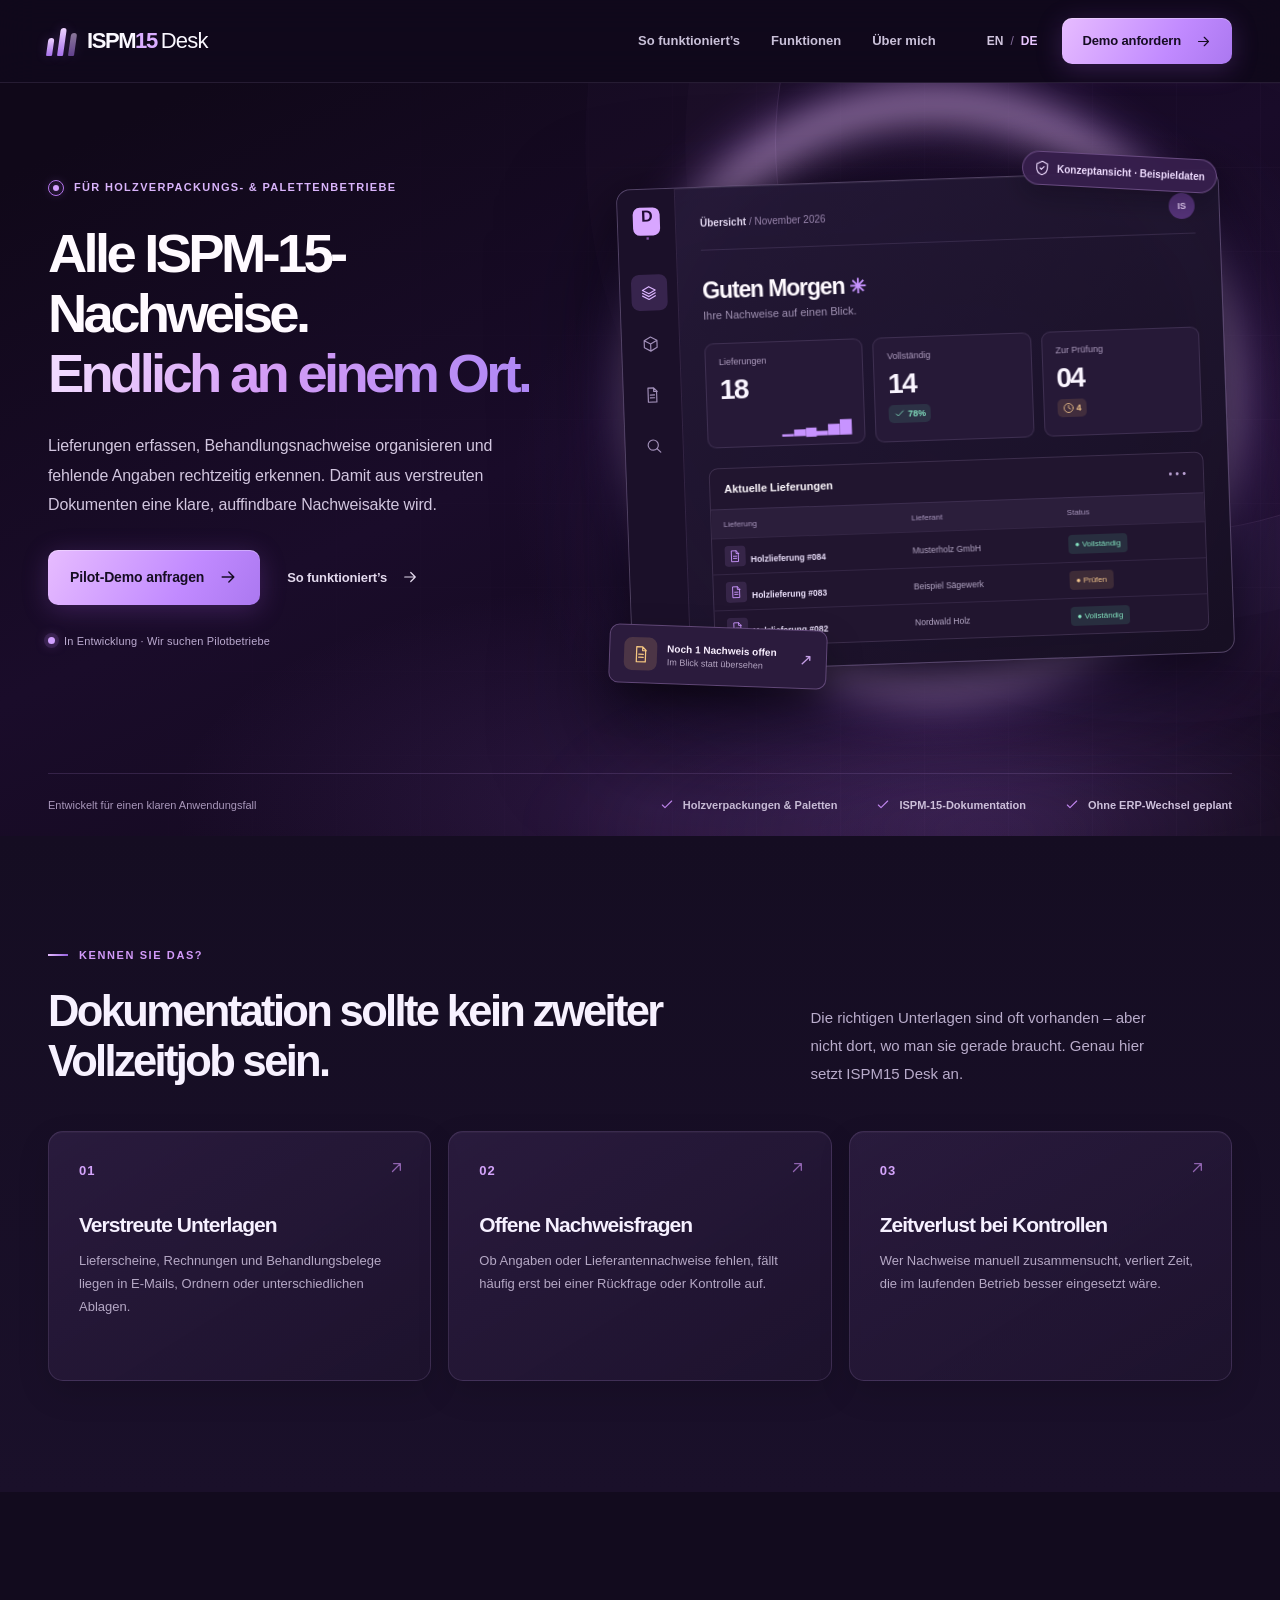
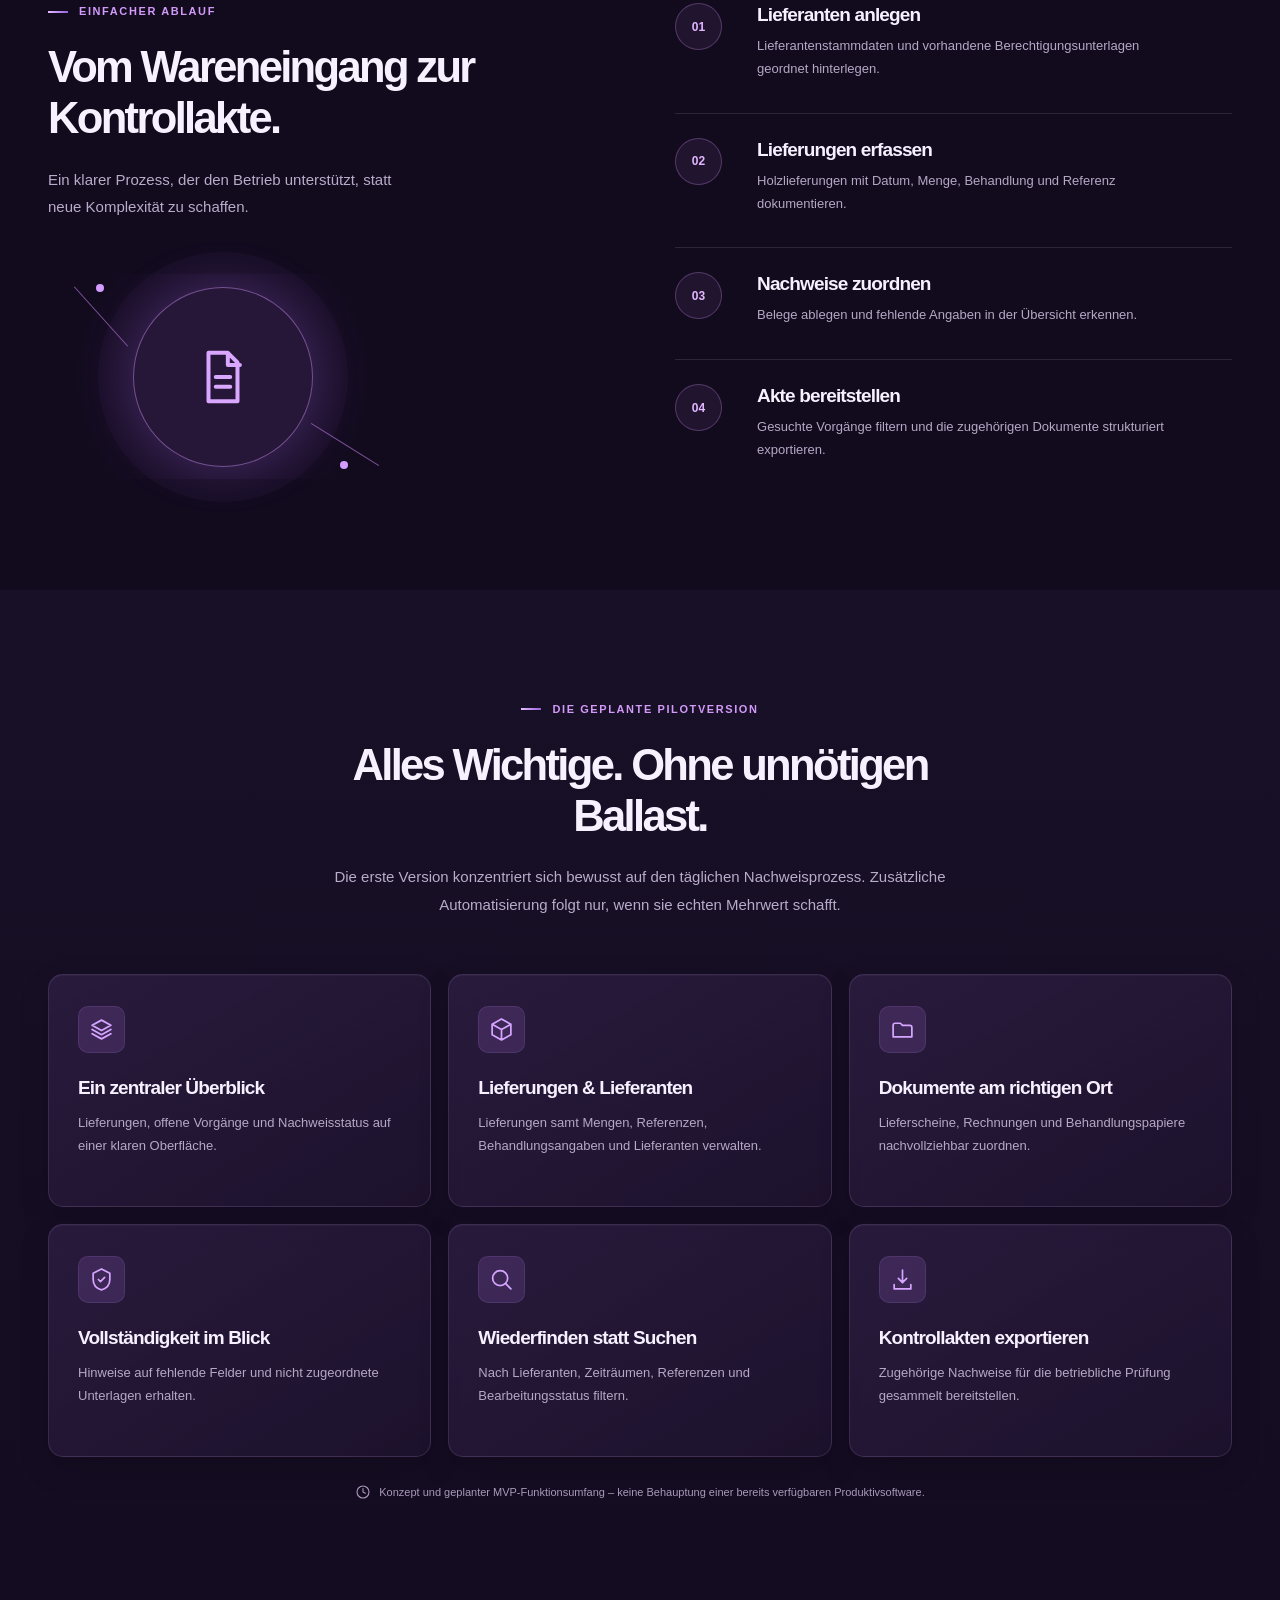
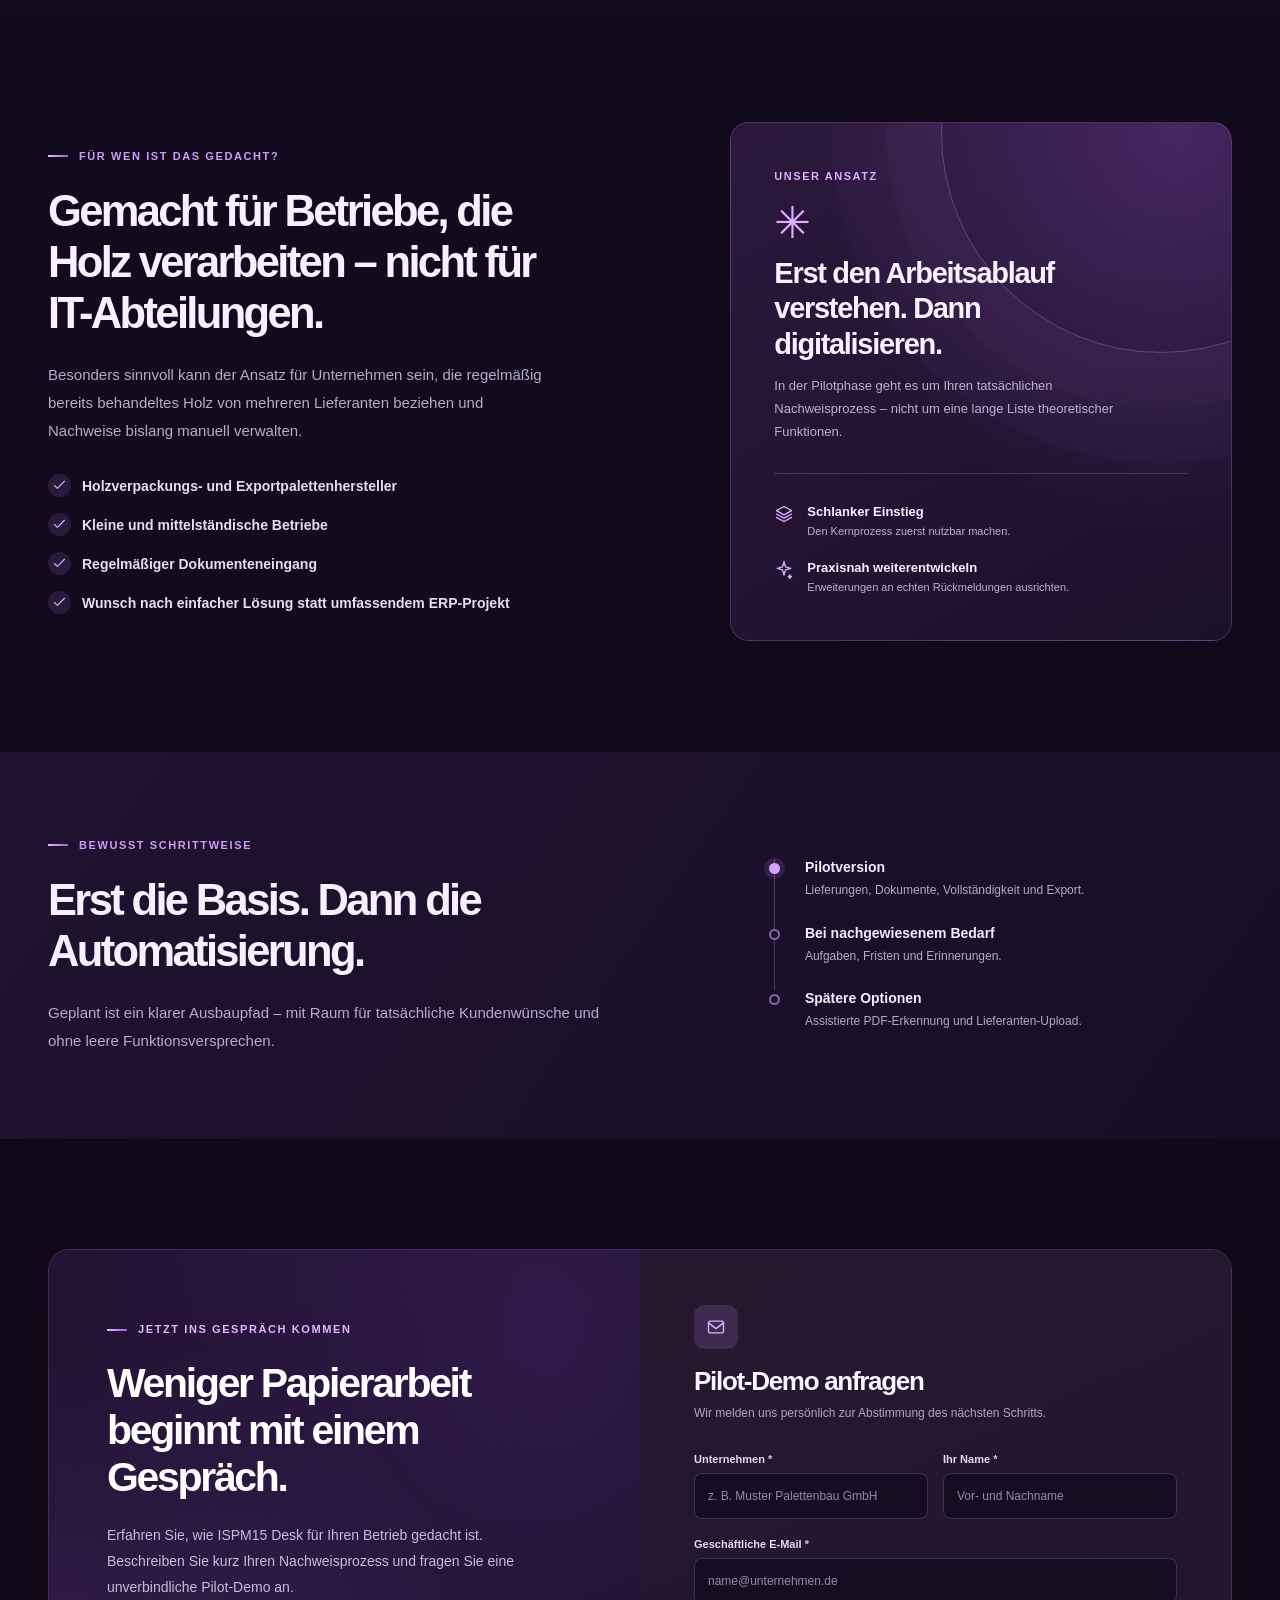
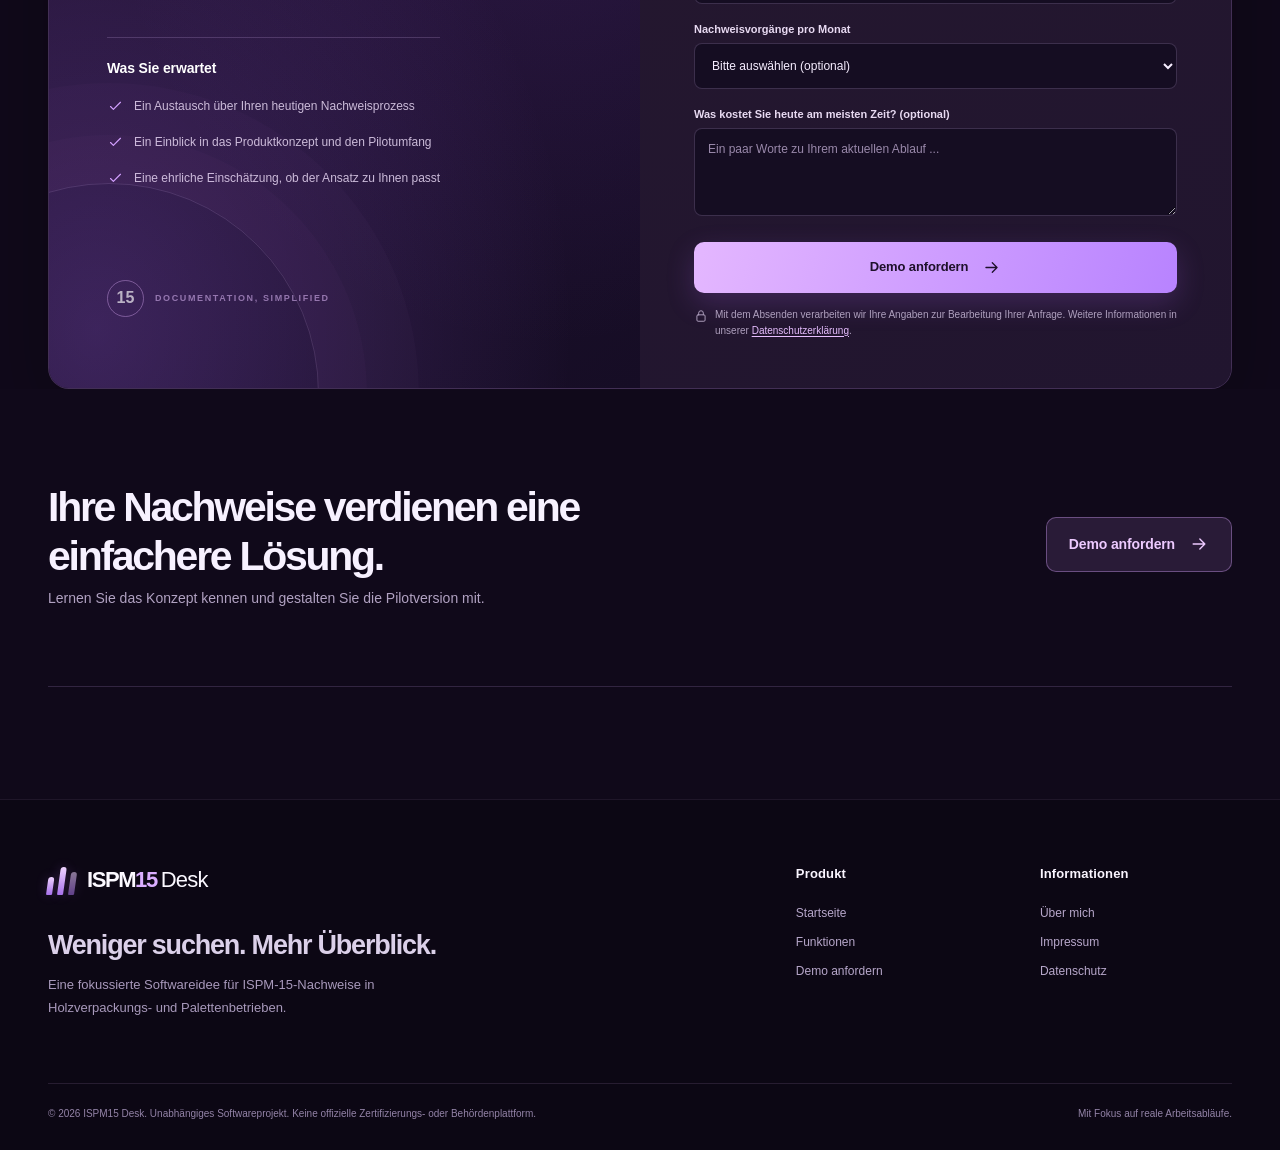
<file: index.html>
<!doctype html>
<html lang="de">
<head>
  <meta charset="utf-8">
  <meta name="viewport" content="width=device-width, initial-scale=1">
  <meta name="theme-color" content="#100919">
  <meta name="robots" content="noindex,nofollow">
  <meta name="description" content="Die geplante digitale Nachweisverwaltung für Holzverpackungs- und Palettenbetriebe. Lieferungen, Behandlungsbelege und Kontrollakten an einem Ort. Jetzt Pilot-Demo anfragen.">
  <meta property="og:type" content="website"><meta property="og:title" content="ISPM15 Desk – ISPM-15-Nachweise einfach verwalten"><meta property="og:description" content="Die geplante digitale Nachweisverwaltung für Holzverpackungs- und Palettenbetriebe. Lieferungen, Behandlungsbelege und Kontrollakten an einem Ort. Jetzt Pilot-Demo anfragen.">
  <title>ISPM15 Desk – ISPM-15-Nachweise einfach verwalten</title>
  <link rel="alternate" hreflang="de" href="index.html">
  <link rel="alternate" hreflang="en" href="en/index.html">
  <link rel="icon" type="image/svg+xml" href="assets/images/favicon.svg">
  <link rel="stylesheet" href="assets/css/style.css">
  <link rel="stylesheet" href="assets/css/dark-theme.css">
  <script src="assets/js/site.js" defer></script>
</head>
<body data-lang="de" data-page="home">
<a href="#main" class="skip-link">Zum Inhalt springen</a>
<header class="site-header"><div class="shell header-inner">
  <a class="brand" href="index.html" aria-label="ISPM15 Desk – Startseite"><span class="brand-symbol" aria-hidden="true"><span></span><span></span><span></span></span><span class="brand-words">ISPM<span class="brand-number">15</span><span class="brand-desk">Desk</span></span></a>
  <button class="menu-toggle" aria-controls="primary-nav" aria-expanded="false" aria-label="Menü öffnen"><svg class="" width="24" height="24" aria-hidden="true" viewBox="0 0 24 24" fill="none" stroke="currentColor" stroke-width="1.65" stroke-linecap="round" stroke-linejoin="round"><path d="M4 7h16M4 12h16M4 17h16"/></svg></button>
  <nav id="primary-nav" class="primary-nav" aria-label="Hauptnavigation">
    <a class="nav-link" href="index.html#ablauf">So funktioniert’s</a>
    <a class="nav-link" href="index.html#funktionen">Funktionen</a>
    <a class="nav-link "  href="about.html">Über mich</a>
    <div class="header-extras"><div class="lang-switch" aria-label="Sprache wählen">
      <a href="en/index.html" lang="en" hreflang="en" class="lang-option">EN</a><span class="lang-separator" aria-hidden="true">/</span><span class="lang-current" aria-current="true">DE</span>
    </div><a class="btn btn-nav" href="index.html#demo">Demo anfordern<svg class="" width="17" height="17" aria-hidden="true" viewBox="0 0 24 24" fill="none" stroke="currentColor" stroke-width="1.65" stroke-linecap="round" stroke-linejoin="round"><path d="M5 12h14m-6-6 6 6-6 6"/></svg></a></div>
  </nav>
</div></header>
<main id="main">
<section class="hero"><div class="hero-mesh" aria-hidden="true"></div><div class="shell hero-grid">
      <div class="hero-copy"><div class="hero-topline"><span class="tiny-ring" aria-hidden="true"></span>Für Holzverpackungs- & Palettenbetriebe</div><h1>Alle ISPM-15-Nachweise.<br><em>Endlich an einem Ort.</em></h1><p class="hero-lead">Lieferungen erfassen, Behandlungsnachweise organisieren und fehlende Angaben rechtzeitig erkennen. Damit aus verstreuten Dokumenten eine klare, auffindbare Nachweisakte wird.</p>
        <div class="hero-actions"><a class="btn btn-primary btn-large" href="#demo">Pilot-Demo anfragen<svg class="" width="20" height="20" aria-hidden="true" viewBox="0 0 24 24" fill="none" stroke="currentColor" stroke-width="1.65" stroke-linecap="round" stroke-linejoin="round"><path d="M5 12h14m-6-6 6 6-6 6"/></svg></a><a class="btn btn-text-light" href="#ablauf">So funktioniert’s<svg class="" width="18" height="18" aria-hidden="true" viewBox="0 0 24 24" fill="none" stroke="currentColor" stroke-width="1.65" stroke-linecap="round" stroke-linejoin="round"><path d="M5 12h14m-6-6 6 6-6 6"/></svg></a></div>
        <p class="hero-status"><span aria-hidden="true"></span>In Entwicklung · Wir suchen Pilotbetriebe</p>
      </div><div class="hero-art"><div class="dashboard-stage"><div class="dash-float dash-float-top"><svg class="" width="16" height="16" aria-hidden="true" viewBox="0 0 24 24" fill="none" stroke="currentColor" stroke-width="1.65" stroke-linecap="round" stroke-linejoin="round"><path d="m12 2 8 4v6c0 5.5-3.7 8.7-8 10-4.3-1.3-8-4.5-8-10V6z"/><path d="m9 12 2 2 4-4"/></svg><span>Konzeptansicht · Beispieldaten</span></div>
<div class="dashboard" role="img" aria-label="Schematische Vorschau der geplanten Software mit fiktiven Daten">
  <div class="dash-side"><div class="dash-side-logo">D<span>.</span></div><span class="side-dot side-dot-active"><svg class="" width="17" height="17" aria-hidden="true" viewBox="0 0 24 24" fill="none" stroke="currentColor" stroke-width="1.65" stroke-linecap="round" stroke-linejoin="round"><path d="m12 3 9 5-9 5-9-5zM3 12l9 5 9-5M3 16l9 5 9-5"/></svg></span><span class="side-dot"><svg class="" width="17" height="17" aria-hidden="true" viewBox="0 0 24 24" fill="none" stroke="currentColor" stroke-width="1.65" stroke-linecap="round" stroke-linejoin="round"><path d="m12 2 9 5-9 5-9-5zM3 7v10l9 5 9-5V7M12 12v10"/></svg></span><span class="side-dot"><svg class="" width="17" height="17" aria-hidden="true" viewBox="0 0 24 24" fill="none" stroke="currentColor" stroke-width="1.65" stroke-linecap="round" stroke-linejoin="round"><path d="M6 2h8l4 4v16H6zM14 2v5h5M9 12h6M9 16h6"/></svg></span><span class="side-dot"><svg class="" width="17" height="17" aria-hidden="true" viewBox="0 0 24 24" fill="none" stroke="currentColor" stroke-width="1.65" stroke-linecap="round" stroke-linejoin="round"><circle cx="10.7" cy="10.7" r="7.2"/><path d="m16 16 5 5"/></svg></span><span class="side-gear">•••</span></div>
  <div class="dash-main"><div class="dash-top"><span>Übersicht <span class="muted">/ November 2026</span></span><span class="dash-avatar">IS</span></div>
  <div class="dash-hello"><h3>Guten Morgen <span class="dash-wave">✳</span></h3><p>Ihre Nachweise auf einen Blick.</p></div>
  <div class="dash-metrics"><div class="dash-stat"><small>Lieferungen</small><strong>18</strong><span class="dash-graph">▁▃▄▂▅▇</span></div><div class="dash-stat"><small>Vollständig</small><strong>14</strong><span class="dash-stat-pill pill-green"><svg class="" width="12" height="12" aria-hidden="true" viewBox="0 0 24 24" fill="none" stroke="currentColor" stroke-width="1.65" stroke-linecap="round" stroke-linejoin="round"><path d="m5 12 4 4L19 6"/></svg> 78%</span></div><div class="dash-stat"><small>Zur Prüfung</small><strong>04</strong><span class="dash-stat-pill pill-amber"><svg class="" width="12" height="12" aria-hidden="true" viewBox="0 0 24 24" fill="none" stroke="currentColor" stroke-width="1.65" stroke-linecap="round" stroke-linejoin="round"><circle cx="12" cy="12" r="9"/><path d="M12 7v5l3.5 2"/></svg> 4</span></div></div>
  <div class="dash-table-wrap"><div class="dash-table-title"><b>Aktuelle Lieferungen</b><span>•••</span></div><div class="dash-table"><div class="dash-table-row dash-table-head"><span>Lieferung</span><span>Lieferant</span><span>Status</span></div>
  <div class="dash-table-row"><span><i class="doc-glyph"><svg class="" width="13" height="13" aria-hidden="true" viewBox="0 0 24 24" fill="none" stroke="currentColor" stroke-width="1.65" stroke-linecap="round" stroke-linejoin="round"><path d="M6 2h8l4 4v16H6zM14 2v5h5M9 12h6M9 16h6"/></svg></i>Holzlieferung #084</span><span>Musterholz GmbH</span><span><em class="status-pill done">● Vollständig</em></span></div>
  <div class="dash-table-row"><span><i class="doc-glyph"><svg class="" width="13" height="13" aria-hidden="true" viewBox="0 0 24 24" fill="none" stroke="currentColor" stroke-width="1.65" stroke-linecap="round" stroke-linejoin="round"><path d="M6 2h8l4 4v16H6zM14 2v5h5M9 12h6M9 16h6"/></svg></i>Holzlieferung #083</span><span>Beispiel Sägewerk</span><span><em class="status-pill review">● Prüfen</em></span></div>
  <div class="dash-table-row"><span><i class="doc-glyph"><svg class="" width="13" height="13" aria-hidden="true" viewBox="0 0 24 24" fill="none" stroke="currentColor" stroke-width="1.65" stroke-linecap="round" stroke-linejoin="round"><path d="M6 2h8l4 4v16H6zM14 2v5h5M9 12h6M9 16h6"/></svg></i>Holzlieferung #082</span><span>Nordwald Holz</span><span><em class="status-pill done">● Vollständig</em></span></div>
  </div></div></div>
</div><div class="dash-floating-card"> <span class="float-alert"><svg class="" width="18" height="18" aria-hidden="true" viewBox="0 0 24 24" fill="none" stroke="currentColor" stroke-width="1.65" stroke-linecap="round" stroke-linejoin="round"><path d="M6 2h8l4 4v16H6zM14 2v5h5M9 12h6M9 16h6"/></svg></span><span><strong>Noch 1 Nachweis offen</strong><small>Im Blick statt übersehen</small></span><span class="float-arrow">↗</span></div></div></div></div>
      <div class="shell hero-bottom"><span>Entwickelt für einen klaren Anwendungsfall</span><div class="trust-labels"><span><svg class="" width="16" height="16" aria-hidden="true" viewBox="0 0 24 24" fill="none" stroke="currentColor" stroke-width="1.65" stroke-linecap="round" stroke-linejoin="round"><path d="m5 12 4 4L19 6"/></svg>Holzverpackungen & Paletten</span><span><svg class="" width="16" height="16" aria-hidden="true" viewBox="0 0 24 24" fill="none" stroke="currentColor" stroke-width="1.65" stroke-linecap="round" stroke-linejoin="round"><path d="m5 12 4 4L19 6"/></svg>ISPM-15-Dokumentation</span><span><svg class="" width="16" height="16" aria-hidden="true" viewBox="0 0 24 24" fill="none" stroke="currentColor" stroke-width="1.65" stroke-linecap="round" stroke-linejoin="round"><path d="m5 12 4 4L19 6"/></svg>Ohne ERP-Wechsel geplant</span></div></div>
    </section>
    <section class="section pain-section"><div class="shell"><div class="section-header section-header-split"><div><p class="eyebrow"><span class="eyebrow-line"></span>KENNEN SIE DAS?</p><h2>Dokumentation sollte kein zweiter Vollzeitjob sein.</h2></div><p>Die richtigen Unterlagen sind oft vorhanden – aber nicht dort, wo man sie gerade braucht. Genau hier setzt ISPM15 Desk an.</p></div><div class="pain-grid"><article class="pain-card"><span class="pain-index">01</span><h3>Verstreute Unterlagen</h3><p>Lieferscheine, Rechnungen und Behandlungsbelege liegen in E-Mails, Ordnern oder unterschiedlichen Ablagen.</p><span class="pain-deco" aria-hidden="true"><svg class="" width="19" height="19" aria-hidden="true" viewBox="0 0 24 24" fill="none" stroke="currentColor" stroke-width="1.65" stroke-linecap="round" stroke-linejoin="round"><path d="M5 12h14m-6-6 6 6-6 6"/></svg></span></article><article class="pain-card"><span class="pain-index">02</span><h3>Offene Nachweisfragen</h3><p>Ob Angaben oder Lieferantennachweise fehlen, fällt häufig erst bei einer Rückfrage oder Kontrolle auf.</p><span class="pain-deco" aria-hidden="true"><svg class="" width="19" height="19" aria-hidden="true" viewBox="0 0 24 24" fill="none" stroke="currentColor" stroke-width="1.65" stroke-linecap="round" stroke-linejoin="round"><path d="M5 12h14m-6-6 6 6-6 6"/></svg></span></article><article class="pain-card"><span class="pain-index">03</span><h3>Zeitverlust bei Kontrollen</h3><p>Wer Nachweise manuell zusammensucht, verliert Zeit, die im laufenden Betrieb besser eingesetzt wäre.</p><span class="pain-deco" aria-hidden="true"><svg class="" width="19" height="19" aria-hidden="true" viewBox="0 0 24 24" fill="none" stroke="currentColor" stroke-width="1.65" stroke-linecap="round" stroke-linejoin="round"><path d="M5 12h14m-6-6 6 6-6 6"/></svg></span></article></div></div></section>
    <section class="section workflow-section" id="ablauf"><div class="shell workflow-layout"><div class="workflow-intro"><p class="eyebrow"><span class="eyebrow-line"></span>EINFACHER ABLAUF</p><h2>Vom Wareneingang zur Kontrollakte.</h2><p>Ein klarer Prozess, der den Betrieb unterstützt, statt neue Komplexität zu schaffen.</p><div class="workflow-art" aria-hidden="true"><div class="workflow-art-ring"><svg class="" width="58" height="58" aria-hidden="true" viewBox="0 0 24 24" fill="none" stroke="currentColor" stroke-width="1.65" stroke-linecap="round" stroke-linejoin="round"><path d="M6 2h8l4 4v16H6zM14 2v5h5M9 12h6M9 16h6"/></svg></div><span class="wa-line wa-one"></span><span class="wa-line wa-two"></span><span class="wa-node wa-node-a"></span><span class="wa-node wa-node-b"></span></div></div><div class="step-list"><article class="step"><span class="step-number">01</span><div><h3>Lieferanten anlegen</h3><p>Lieferantenstammdaten und vorhandene Berechtigungsunterlagen geordnet hinterlegen.</p></div></article><article class="step"><span class="step-number">02</span><div><h3>Lieferungen erfassen</h3><p>Holzlieferungen mit Datum, Menge, Behandlung und Referenz dokumentieren.</p></div></article><article class="step"><span class="step-number">03</span><div><h3>Nachweise zuordnen</h3><p>Belege ablegen und fehlende Angaben in der Übersicht erkennen.</p></div></article><article class="step"><span class="step-number">04</span><div><h3>Akte bereitstellen</h3><p>Gesuchte Vorgänge filtern und die zugehörigen Dokumente strukturiert exportieren.</p></div></article></div></div></section>
    <section class="section feature-section" id="funktionen"><div class="shell"><div class="section-header centered"><p class="eyebrow"><span class="eyebrow-line"></span>DIE GEPLANTE PILOTVERSION</p><h2>Alles Wichtige. Ohne unnötigen Ballast.</h2><p>Die erste Version konzentriert sich bewusst auf den täglichen Nachweisprozess. Zusätzliche Automatisierung folgt nur, wenn sie echten Mehrwert schafft.</p></div><div class="features-grid"><article class="feature-card"><span class="feature-icon"><svg class="" width="25" height="25" aria-hidden="true" viewBox="0 0 24 24" fill="none" stroke="currentColor" stroke-width="1.65" stroke-linecap="round" stroke-linejoin="round"><path d="m12 3 9 5-9 5-9-5zM3 12l9 5 9-5M3 16l9 5 9-5"/></svg></span><h3>Ein zentraler Überblick</h3><p>Lieferungen, offene Vorgänge und Nachweisstatus auf einer klaren Oberfläche.</p></article><article class="feature-card"><span class="feature-icon"><svg class="" width="25" height="25" aria-hidden="true" viewBox="0 0 24 24" fill="none" stroke="currentColor" stroke-width="1.65" stroke-linecap="round" stroke-linejoin="round"><path d="m12 2 9 5-9 5-9-5zM3 7v10l9 5 9-5V7M12 12v10"/></svg></span><h3>Lieferungen & Lieferanten</h3><p>Lieferungen samt Mengen, Referenzen, Behandlungsangaben und Lieferanten verwalten.</p></article><article class="feature-card"><span class="feature-icon"><svg class="" width="25" height="25" aria-hidden="true" viewBox="0 0 24 24" fill="none" stroke="currentColor" stroke-width="1.65" stroke-linecap="round" stroke-linejoin="round"><path d="M3 8a2 2 0 0 1 2-2h5l2 2h7a2 2 0 0 1 2 2v9H3z"/></svg></span><h3>Dokumente am richtigen Ort</h3><p>Lieferscheine, Rechnungen und Behandlungspapiere nachvollziehbar zuordnen.</p></article><article class="feature-card"><span class="feature-icon"><svg class="" width="25" height="25" aria-hidden="true" viewBox="0 0 24 24" fill="none" stroke="currentColor" stroke-width="1.65" stroke-linecap="round" stroke-linejoin="round"><path d="m12 2 8 4v6c0 5.5-3.7 8.7-8 10-4.3-1.3-8-4.5-8-10V6z"/><path d="m9 12 2 2 4-4"/></svg></span><h3>Vollständigkeit im Blick</h3><p>Hinweise auf fehlende Felder und nicht zugeordnete Unterlagen erhalten.</p></article><article class="feature-card"><span class="feature-icon"><svg class="" width="25" height="25" aria-hidden="true" viewBox="0 0 24 24" fill="none" stroke="currentColor" stroke-width="1.65" stroke-linecap="round" stroke-linejoin="round"><circle cx="10.7" cy="10.7" r="7.2"/><path d="m16 16 5 5"/></svg></span><h3>Wiederfinden statt Suchen</h3><p>Nach Lieferanten, Zeiträumen, Referenzen und Bearbeitungsstatus filtern.</p></article><article class="feature-card"><span class="feature-icon"><svg class="" width="25" height="25" aria-hidden="true" viewBox="0 0 24 24" fill="none" stroke="currentColor" stroke-width="1.65" stroke-linecap="round" stroke-linejoin="round"><path d="M12 3v12m-4-4 4 4 4-4M4 17v4h16v-4"/></svg></span><h3>Kontrollakten exportieren</h3><p>Zugehörige Nachweise für die betriebliche Prüfung gesammelt bereitstellen.</p></article></div><p class="feature-notice"><svg class="" width="16" height="16" aria-hidden="true" viewBox="0 0 24 24" fill="none" stroke="currentColor" stroke-width="1.65" stroke-linecap="round" stroke-linejoin="round"><circle cx="12" cy="12" r="9"/><path d="M12 7v5l3.5 2"/></svg>Konzept und geplanter MVP-Funktionsumfang – keine Behauptung einer bereits verfügbaren Produktivsoftware.</p></div></section>
    <section class="section fit-section"><div class="shell fit-grid"><div class="fit-main"><p class="eyebrow"><span class="eyebrow-line"></span>FÜR WEN IST DAS GEDACHT?</p><h2>Gemacht für Betriebe, die Holz verarbeiten – nicht für IT-Abteilungen.</h2><p>Besonders sinnvoll kann der Ansatz für Unternehmen sein, die regelmäßig bereits behandeltes Holz von mehreren Lieferanten beziehen und Nachweise bislang manuell verwalten.</p><ul class="fit-bullets"><li><svg class="" width="19" height="19" aria-hidden="true" viewBox="0 0 24 24" fill="none" stroke="currentColor" stroke-width="1.65" stroke-linecap="round" stroke-linejoin="round"><path d="m5 12 4 4L19 6"/></svg><span>Holzverpackungs- und Exportpalettenhersteller</span></li><li><svg class="" width="19" height="19" aria-hidden="true" viewBox="0 0 24 24" fill="none" stroke="currentColor" stroke-width="1.65" stroke-linecap="round" stroke-linejoin="round"><path d="m5 12 4 4L19 6"/></svg><span>Kleine und mittelständische Betriebe</span></li><li><svg class="" width="19" height="19" aria-hidden="true" viewBox="0 0 24 24" fill="none" stroke="currentColor" stroke-width="1.65" stroke-linecap="round" stroke-linejoin="round"><path d="m5 12 4 4L19 6"/></svg><span>Regelmäßiger Dokumenteneingang</span></li><li><svg class="" width="19" height="19" aria-hidden="true" viewBox="0 0 24 24" fill="none" stroke="currentColor" stroke-width="1.65" stroke-linecap="round" stroke-linejoin="round"><path d="m5 12 4 4L19 6"/></svg><span>Wunsch nach einfacher Lösung statt umfassendem ERP-Projekt</span></li></ul></div><div class="fit-panel"><div class="fit-panel-pattern" aria-hidden="true"></div><span class="fit-mini">UNSER ANSATZ</span><span class="fit-sign">✳</span><h3>Erst den Arbeitsablauf verstehen. Dann digitalisieren.</h3><p>In der Pilotphase geht es um Ihren tatsächlichen Nachweisprozess – nicht um eine lange Liste theoretischer Funktionen.</p><div class="fit-divider"></div><div class="fit-benefits"><div><svg class="" width="20" height="20" aria-hidden="true" viewBox="0 0 24 24" fill="none" stroke="currentColor" stroke-width="1.65" stroke-linecap="round" stroke-linejoin="round"><path d="m12 3 9 5-9 5-9-5zM3 12l9 5 9-5M3 16l9 5 9-5"/></svg><span><strong>Schlanker Einstieg</strong><small>Den Kernprozess zuerst nutzbar machen.</small></span></div><div><svg class="" width="20" height="20" aria-hidden="true" viewBox="0 0 24 24" fill="none" stroke="currentColor" stroke-width="1.65" stroke-linecap="round" stroke-linejoin="round"><path d="m12 2 1.8 6.2L20 10l-6.2 1.8L12 18l-1.8-6.2L4 10l6.2-1.8zM19 18l.7 1.3L21 20l-1.3.7L19 22l-.7-1.3L17 20l1.3-.7z"/></svg><span><strong>Praxisnah weiterentwickeln</strong><small>Erweiterungen an echten Rückmeldungen ausrichten.</small></span></div></div></div></div></section>
    <section class="section roadmap-section"><div class="shell roadmap-layout"><div><p class="eyebrow"><span class="eyebrow-line"></span>BEWUSST SCHRITTWEISE</p><h2>Erst die Basis. Dann die Automatisierung.</h2><p>Geplant ist ein klarer Ausbaupfad – mit Raum für tatsächliche Kundenwünsche und ohne leere Funktionsversprechen.</p></div><div class="roadmap-list"><div><span class="roadmap-dot active"></span><b>Pilotversion</b><p>Lieferungen, Dokumente, Vollständigkeit und Export.</p></div><div><span class="roadmap-dot"></span><b>Bei nachgewiesenem Bedarf</b><p>Aufgaben, Fristen und Erinnerungen.</p></div><div><span class="roadmap-dot"></span><b>Spätere Optionen</b><p>Assistierte PDF-Erkennung und Lieferanten-Upload.</p></div></div></div></section>
    <section class="demo-section"><div class="shell"><div class="demo-panel" id="demo"><div class="demo-copy"><p class="eyebrow eyebrow-light"><span class="eyebrow-line"></span>JETZT INS GESPRÄCH KOMMEN</p><h2>Weniger Papierarbeit beginnt mit einem Gespräch.</h2><p class="demo-description">Erfahren Sie, wie ISPM15 Desk für Ihren Betrieb gedacht ist. Beschreiben Sie kurz Ihren Nachweisprozess und fragen Sie eine unverbindliche Pilot-Demo an.</p>
      <div class="demo-expect"><h3>Was Sie erwartet</h3><ul><li><svg class="" width="17" height="17" aria-hidden="true" viewBox="0 0 24 24" fill="none" stroke="currentColor" stroke-width="1.65" stroke-linecap="round" stroke-linejoin="round"><path d="m5 12 4 4L19 6"/></svg><span>Ein Austausch über Ihren heutigen Nachweisprozess</span></li><li><svg class="" width="17" height="17" aria-hidden="true" viewBox="0 0 24 24" fill="none" stroke="currentColor" stroke-width="1.65" stroke-linecap="round" stroke-linejoin="round"><path d="m5 12 4 4L19 6"/></svg><span>Ein Einblick in das Produktkonzept und den Pilotumfang</span></li><li><svg class="" width="17" height="17" aria-hidden="true" viewBox="0 0 24 24" fill="none" stroke="currentColor" stroke-width="1.65" stroke-linecap="round" stroke-linejoin="round"><path d="m5 12 4 4L19 6"/></svg><span>Eine ehrliche Einschätzung, ob der Ansatz zu Ihnen passt</span></li></ul></div>
      <div class="demo-decoration" aria-hidden="true"><span>15</span><span>DOCUMENTATION, SIMPLIFIED</span></div>
    </div>
    <div class="form-card"><div class="form-heading"><span class="form-mini-icon"><svg class="" width="20" height="20" aria-hidden="true" viewBox="0 0 24 24" fill="none" stroke="currentColor" stroke-width="1.65" stroke-linecap="round" stroke-linejoin="round"><rect x="3" y="5" width="18" height="14" rx="2"/><path d="m3 7 9 7 9-7"/></svg></span><h3>Pilot-Demo anfragen</h3><p>Wir melden uns persönlich zur Abstimmung des nächsten Schritts.</p></div>
    <form class="demo-form" data-demo-form data-endpoint="https://formspree.io/f/xoedwkwg" data-msg-sending="Wird gesendet ..." data-msg-success="Vielen Dank! Ihre Anfrage wurde übermittelt. Wir melden uns so bald wie möglich." data-msg-error="Die Anfrage konnte nicht gesendet werden. Bitte versuchen Sie es später erneut." data-msg-unconfigured="Das Demoformular ist noch nicht freigeschaltet. Vor der Veröffentlichung muss der Formularservice eingerichtet werden." action="https://formspree.io/f/xoedwkwg" method="POST" accept-charset="UTF-8">
      <input type="hidden" name="_subject" value="ISPM15 Desk – Demoanfrage">
      <div class="trap" aria-hidden="true"><label for="website-check">Dieses Feld leer lassen</label><input type="text" id="website-check" name="_gotcha" tabindex="-1" autocomplete="off"></div>
      <div class="form-grid"><div class="form-field"><label for="demo-company">Unternehmen <span aria-label="Pflichtfeld">*</span></label><input id="demo-company" name="company" type="text" placeholder="z. B. Muster Palettenbau GmbH" autocomplete="organization" maxlength="120" required></div>
      <div class="form-field"><label for="demo-name">Ihr Name <span aria-label="Pflichtfeld">*</span></label><input id="demo-name" name="name" type="text" placeholder="Vor- und Nachname" autocomplete="name" maxlength="100" required></div>
      <div class="form-field full"><label for="demo-email">Geschäftliche E-Mail <span aria-label="Pflichtfeld">*</span></label><input id="demo-email" name="email" type="email" placeholder="name@unternehmen.de" autocomplete="email" maxlength="160" required></div>
      <div class="form-field full"><label for="demo-volume">Nachweisvorgänge pro Monat</label><select id="demo-volume" name="monthly_volume"><option value="">Bitte auswählen (optional)</option><option value="under20">Unter 20</option><option value="20to60">20–60</option><option value="over60">Über 60</option><option value="unknown">Kann ich noch nicht einschätzen</option></select></div>
      <div class="form-field full"><label for="demo-message">Was kostet Sie heute am meisten Zeit? (optional)</label><textarea id="demo-message" name="message" rows="3" maxlength="1500" placeholder="Ein paar Worte zu Ihrem aktuellen Ablauf ..."></textarea></div></div>
      <button class="btn btn-submit" type="submit" data-submit-button>Demo anfordern<svg class="" width="19" height="19" aria-hidden="true" viewBox="0 0 24 24" fill="none" stroke="currentColor" stroke-width="1.65" stroke-linecap="round" stroke-linejoin="round"><path d="M5 12h14m-6-6 6 6-6 6"/></svg></button>
      <p role="status" aria-live="polite" class="form-status" data-form-status></p>
      <p class="form-privacy"><svg class="" width="14" height="14" aria-hidden="true" viewBox="0 0 24 24" fill="none" stroke="currentColor" stroke-width="1.65" stroke-linecap="round" stroke-linejoin="round"><rect x="5" y="10" width="14" height="11" rx="2"/><path d="M8 10V7a4 4 0 0 1 8 0v3"/></svg><span>Mit dem Absenden verarbeiten wir Ihre Angaben zur Bearbeitung Ihrer Anfrage. Weitere Informationen in unserer <a href="datenschutz.html">Datenschutzerklärung</a>.</span></p>
    </form>
    <div class="form-success" data-form-success role="status" aria-live="polite" tabindex="-1" hidden>
      <span class="form-success-icon" aria-hidden="true"><svg class="" width="34" height="34" aria-hidden="true" viewBox="0 0 24 24" fill="none" stroke="currentColor" stroke-width="1.65" stroke-linecap="round" stroke-linejoin="round"><path d="m5 12 4 4L19 6"/></svg></span>
      <h3>Anfrage erfolgreich gesendet</h3>
      <p>Vielen Dank! Ihre Anfrage wurde übermittelt. Wir melden uns so bald wie möglich.</p>
      <p class="form-success-hint">Sie müssen nichts weiter tun. Bitte senden Sie die Anfrage nicht noch einmal ab.</p>
    </div></div></div></div></section>
    <section class="closing-section"><div class="shell closing-inner"><div><h2>Ihre Nachweise verdienen eine einfachere Lösung.</h2><p>Lernen Sie das Konzept kennen und gestalten Sie die Pilotversion mit.</p></div><a class="btn btn-secondary btn-large" href="#demo">Demo anfordern<svg class="" width="20" height="20" aria-hidden="true" viewBox="0 0 24 24" fill="none" stroke="currentColor" stroke-width="1.65" stroke-linecap="round" stroke-linejoin="round"><path d="M5 12h14m-6-6 6 6-6 6"/></svg></a></div></section>
</main>
<footer class="site-footer"><div class="shell">
  <div class="footer-top"><div class="footer-intro"><a class="brand brand-footer" href="index.html"><span class="brand-symbol" aria-hidden="true"><span></span><span></span><span></span></span><span class="brand-words">ISPM<span class="brand-number">15</span><span class="brand-desk">Desk</span></span></a><h2>Weniger suchen. Mehr Überblick.</h2><p>Eine fokussierte Softwareidee für ISPM-15-Nachweise in Holzverpackungs- und Palettenbetrieben.</p></div>
  <div class="footer-columns"><div><h3>Produkt</h3><a href="index.html">Startseite</a><a href="index.html#funktionen">Funktionen</a><a href="index.html#demo">Demo anfordern</a></div><div><h3>Informationen</h3><a href="about.html">Über mich</a><a href="impressum.html">Impressum</a><a href="datenschutz.html">Datenschutz</a></div></div></div>
  <div class="footer-bottom"><span>© 2026 ISPM15 Desk. Unabhängiges Softwareprojekt. Keine offizielle Zertifizierungs- oder Behördenplattform.</span><span>Mit Fokus auf reale Arbeitsabläufe.</span></div>
</div></footer>
</body>
</html>
</file>
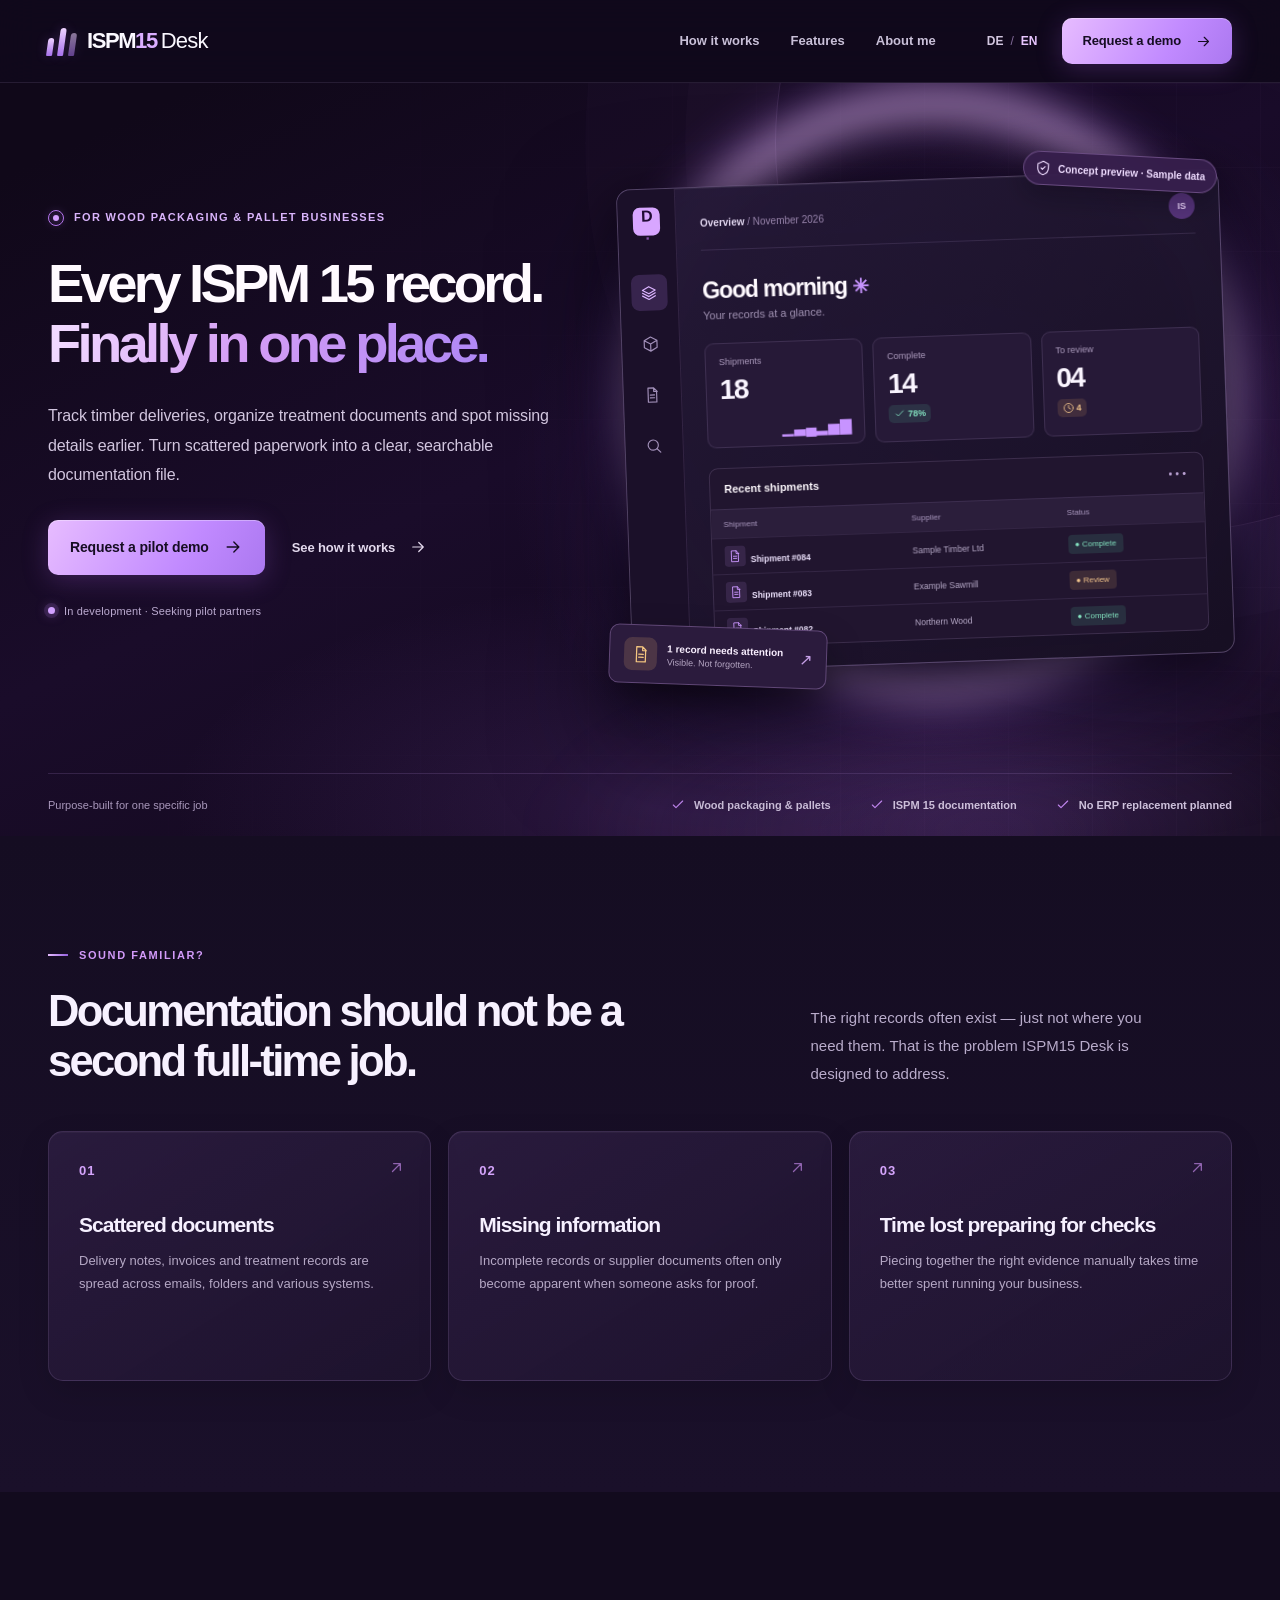
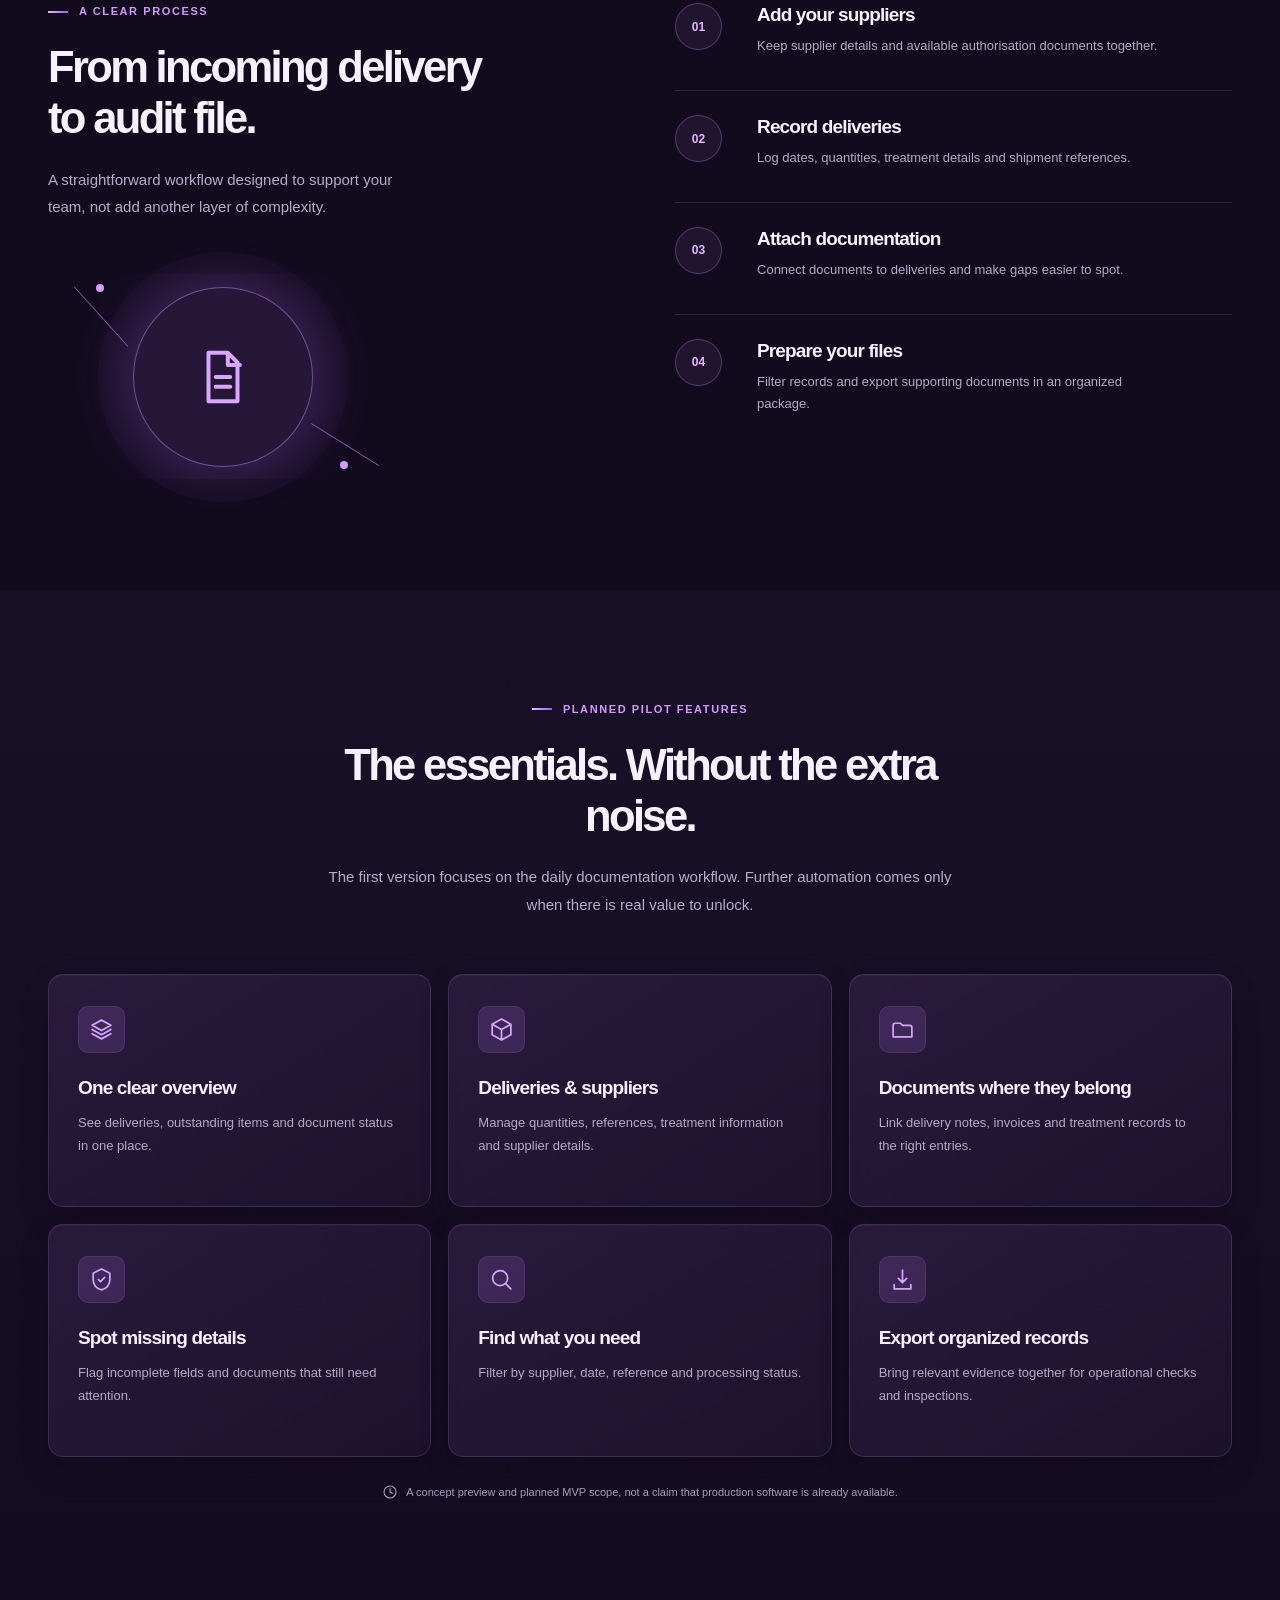
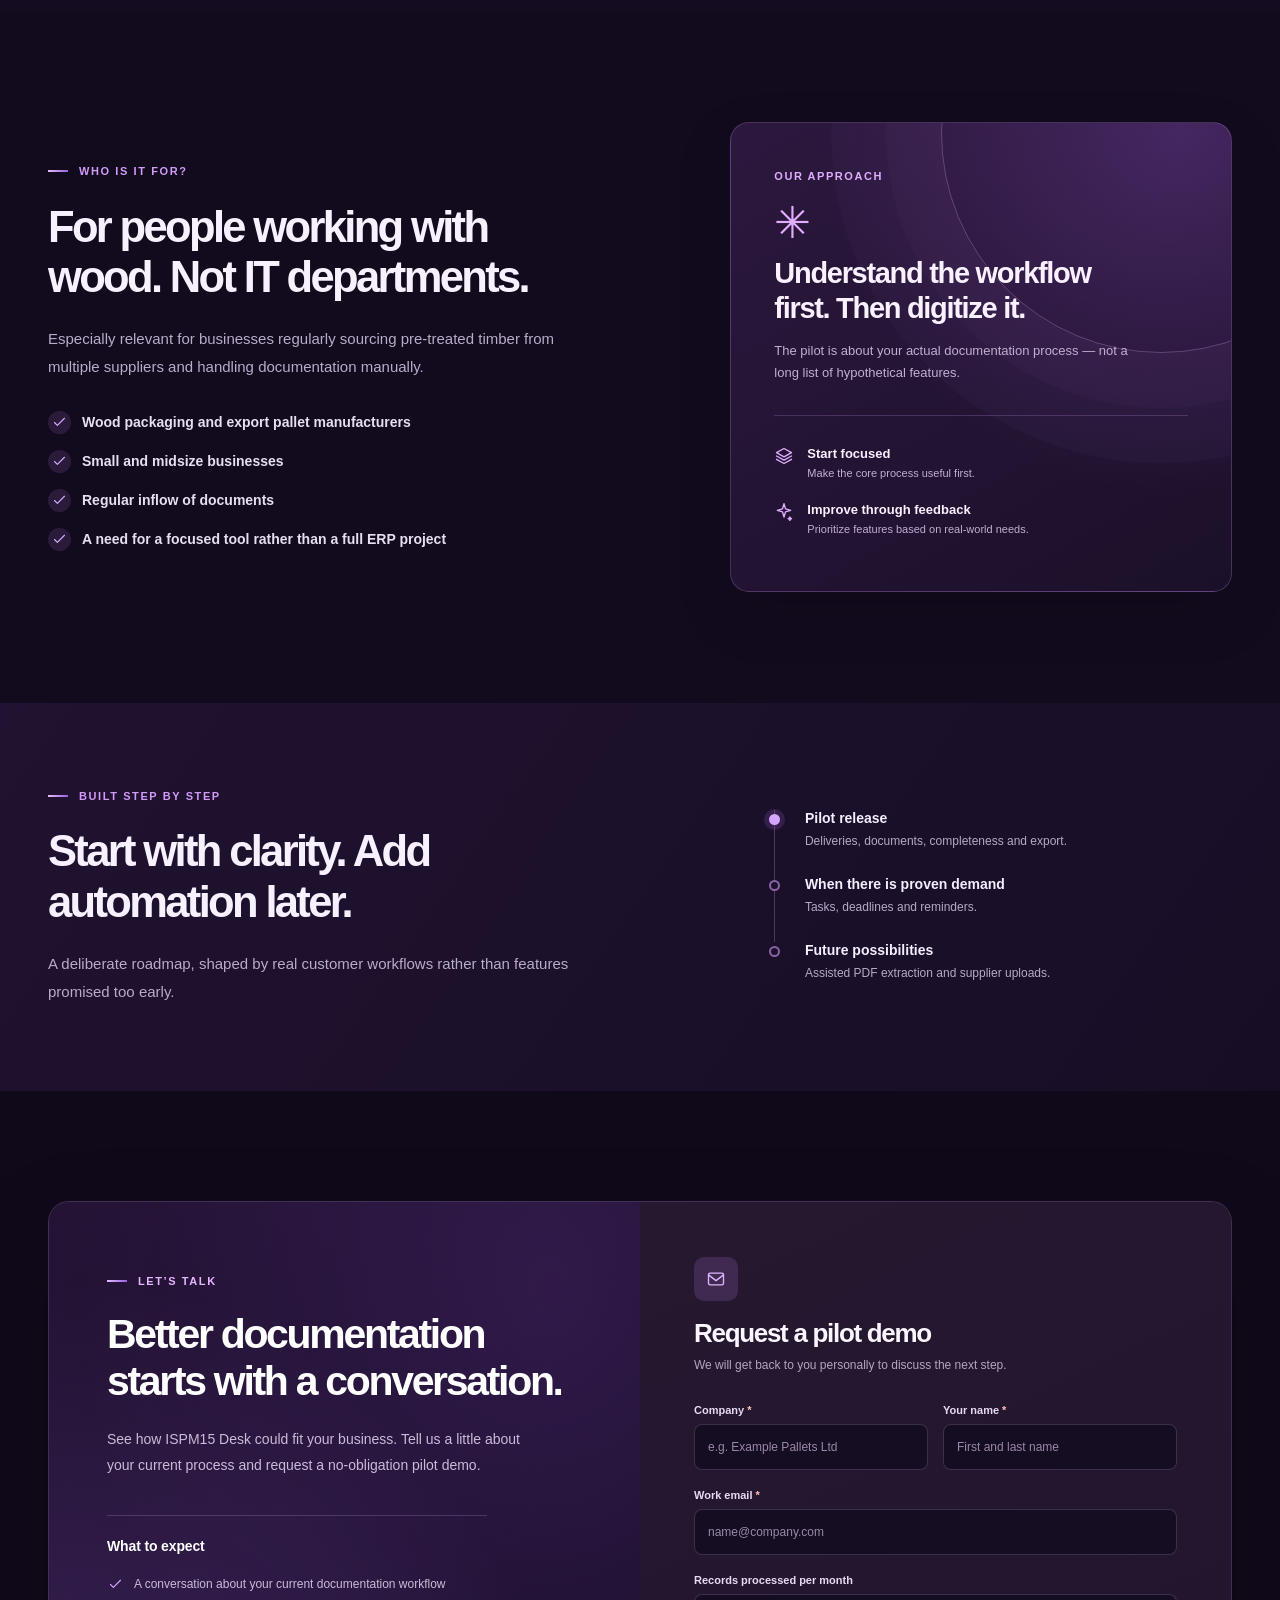
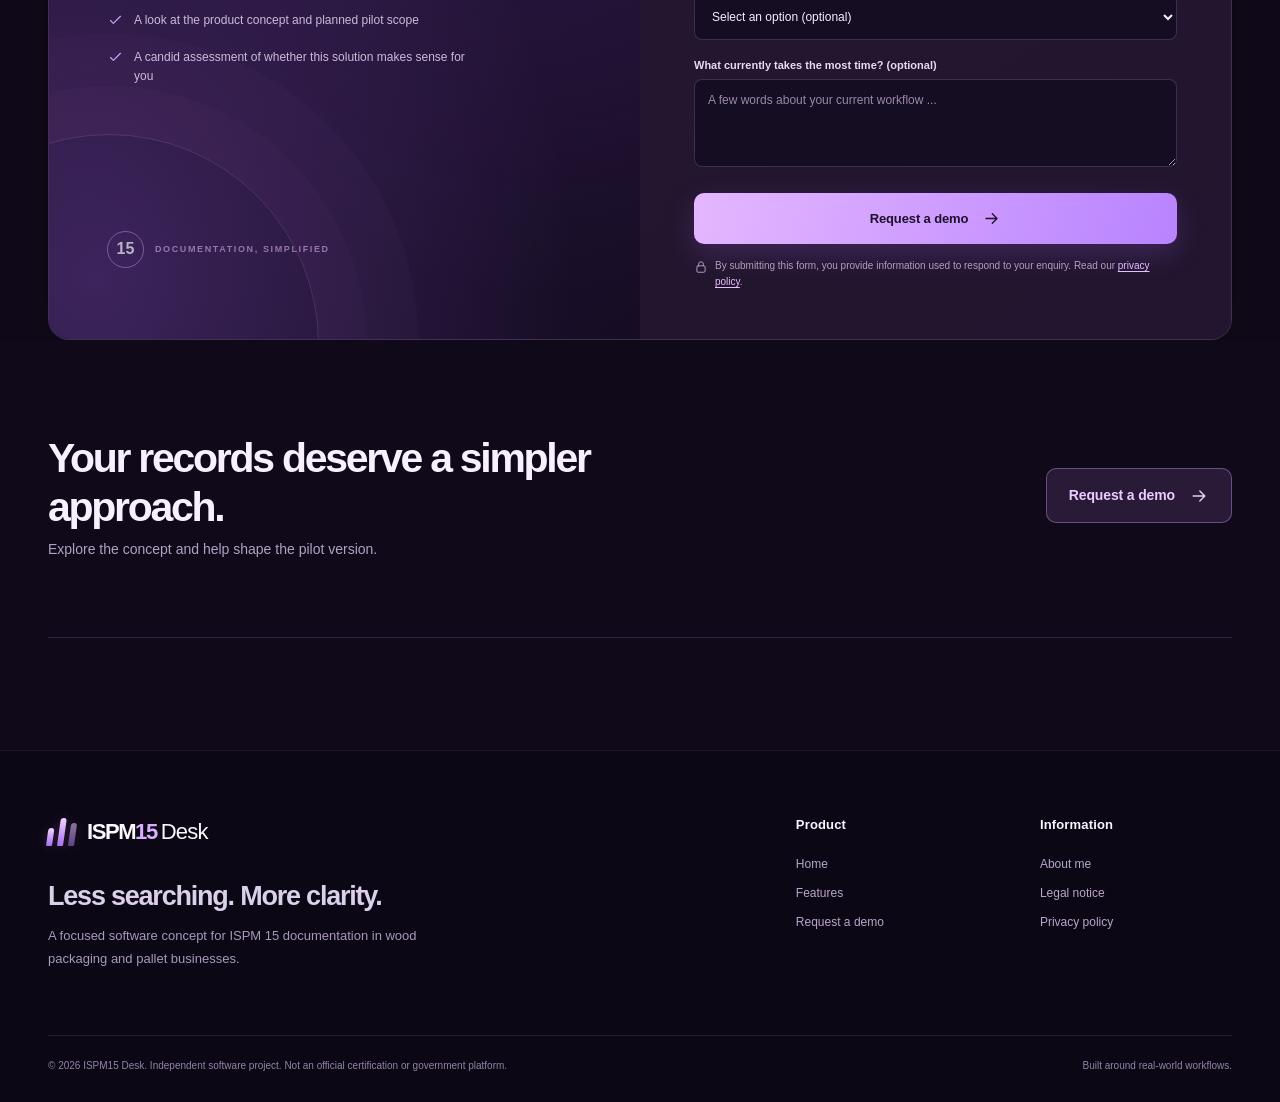
<file: en/index.html>
<!doctype html>
<html lang="en">
<head>
  <meta charset="utf-8">
  <meta name="viewport" content="width=device-width, initial-scale=1">
  <meta name="theme-color" content="#100919">
  <meta name="robots" content="noindex,nofollow">
  <meta name="description" content="A focused documentation workspace for wood packaging and pallet manufacturers. Manage shipments, treatment records and audit-ready exports. Request a pilot demo.">
  <meta property="og:type" content="website"><meta property="og:title" content="ISPM15 Desk – Simplify ISPM 15 documentation"><meta property="og:description" content="A focused documentation workspace for wood packaging and pallet manufacturers. Manage shipments, treatment records and audit-ready exports. Request a pilot demo.">
  <title>ISPM15 Desk – Simplify ISPM 15 documentation</title>
  <link rel="alternate" hreflang="en" href="index.html">
  <link rel="alternate" hreflang="de" href="../index.html">
  <link rel="icon" type="image/svg+xml" href="../assets/images/favicon.svg">
  <link rel="stylesheet" href="../assets/css/style.css">
  <link rel="stylesheet" href="../assets/css/dark-theme.css">
  <script src="../assets/js/site.js" defer></script>
</head>
<body data-lang="en" data-page="home">
<a href="#main" class="skip-link">Skip to content</a>
<header class="site-header"><div class="shell header-inner">
  <a class="brand" href="index.html" aria-label="ISPM15 Desk – Home"><span class="brand-symbol" aria-hidden="true"><span></span><span></span><span></span></span><span class="brand-words">ISPM<span class="brand-number">15</span><span class="brand-desk">Desk</span></span></a>
  <button class="menu-toggle" aria-controls="primary-nav" aria-expanded="false" aria-label="Open menu"><svg class="" width="24" height="24" aria-hidden="true" viewBox="0 0 24 24" fill="none" stroke="currentColor" stroke-width="1.65" stroke-linecap="round" stroke-linejoin="round"><path d="M4 7h16M4 12h16M4 17h16"/></svg></button>
  <nav id="primary-nav" class="primary-nav" aria-label="Main navigation">
    <a class="nav-link" href="index.html#workflow">How it works</a>
    <a class="nav-link" href="index.html#features">Features</a>
    <a class="nav-link "  href="about.html">About me</a>
    <div class="header-extras"><div class="lang-switch" aria-label="Select language">
      <a href="../index.html" lang="de" hreflang="de" class="lang-option">DE</a><span class="lang-separator" aria-hidden="true">/</span><span class="lang-current" aria-current="true">EN</span>
    </div><a class="btn btn-nav" href="index.html#demo">Request a demo<svg class="" width="17" height="17" aria-hidden="true" viewBox="0 0 24 24" fill="none" stroke="currentColor" stroke-width="1.65" stroke-linecap="round" stroke-linejoin="round"><path d="M5 12h14m-6-6 6 6-6 6"/></svg></a></div>
  </nav>
</div></header>
<main id="main">
<section class="hero"><div class="hero-mesh" aria-hidden="true"></div><div class="shell hero-grid">
      <div class="hero-copy"><div class="hero-topline"><span class="tiny-ring" aria-hidden="true"></span>For wood packaging & pallet businesses</div><h1>Every ISPM 15 record.<br><em>Finally in one place.</em></h1><p class="hero-lead">Track timber deliveries, organize treatment documents and spot missing details earlier. Turn scattered paperwork into a clear, searchable documentation file.</p>
        <div class="hero-actions"><a class="btn btn-primary btn-large" href="#demo">Request a pilot demo<svg class="" width="20" height="20" aria-hidden="true" viewBox="0 0 24 24" fill="none" stroke="currentColor" stroke-width="1.65" stroke-linecap="round" stroke-linejoin="round"><path d="M5 12h14m-6-6 6 6-6 6"/></svg></a><a class="btn btn-text-light" href="#workflow">See how it works<svg class="" width="18" height="18" aria-hidden="true" viewBox="0 0 24 24" fill="none" stroke="currentColor" stroke-width="1.65" stroke-linecap="round" stroke-linejoin="round"><path d="M5 12h14m-6-6 6 6-6 6"/></svg></a></div>
        <p class="hero-status"><span aria-hidden="true"></span>In development · Seeking pilot partners</p>
      </div><div class="hero-art"><div class="dashboard-stage"><div class="dash-float dash-float-top"><svg class="" width="16" height="16" aria-hidden="true" viewBox="0 0 24 24" fill="none" stroke="currentColor" stroke-width="1.65" stroke-linecap="round" stroke-linejoin="round"><path d="m12 2 8 4v6c0 5.5-3.7 8.7-8 10-4.3-1.3-8-4.5-8-10V6z"/><path d="m9 12 2 2 4-4"/></svg><span>Concept preview · Sample data</span></div>
<div class="dashboard" role="img" aria-label="Conceptual product interface with fictional sample data">
  <div class="dash-side"><div class="dash-side-logo">D<span>.</span></div><span class="side-dot side-dot-active"><svg class="" width="17" height="17" aria-hidden="true" viewBox="0 0 24 24" fill="none" stroke="currentColor" stroke-width="1.65" stroke-linecap="round" stroke-linejoin="round"><path d="m12 3 9 5-9 5-9-5zM3 12l9 5 9-5M3 16l9 5 9-5"/></svg></span><span class="side-dot"><svg class="" width="17" height="17" aria-hidden="true" viewBox="0 0 24 24" fill="none" stroke="currentColor" stroke-width="1.65" stroke-linecap="round" stroke-linejoin="round"><path d="m12 2 9 5-9 5-9-5zM3 7v10l9 5 9-5V7M12 12v10"/></svg></span><span class="side-dot"><svg class="" width="17" height="17" aria-hidden="true" viewBox="0 0 24 24" fill="none" stroke="currentColor" stroke-width="1.65" stroke-linecap="round" stroke-linejoin="round"><path d="M6 2h8l4 4v16H6zM14 2v5h5M9 12h6M9 16h6"/></svg></span><span class="side-dot"><svg class="" width="17" height="17" aria-hidden="true" viewBox="0 0 24 24" fill="none" stroke="currentColor" stroke-width="1.65" stroke-linecap="round" stroke-linejoin="round"><circle cx="10.7" cy="10.7" r="7.2"/><path d="m16 16 5 5"/></svg></span><span class="side-gear">•••</span></div>
  <div class="dash-main"><div class="dash-top"><span>Overview <span class="muted">/ November 2026</span></span><span class="dash-avatar">IS</span></div>
  <div class="dash-hello"><h3>Good morning <span class="dash-wave">✳</span></h3><p>Your records at a glance.</p></div>
  <div class="dash-metrics"><div class="dash-stat"><small>Shipments</small><strong>18</strong><span class="dash-graph">▁▃▄▂▅▇</span></div><div class="dash-stat"><small>Complete</small><strong>14</strong><span class="dash-stat-pill pill-green"><svg class="" width="12" height="12" aria-hidden="true" viewBox="0 0 24 24" fill="none" stroke="currentColor" stroke-width="1.65" stroke-linecap="round" stroke-linejoin="round"><path d="m5 12 4 4L19 6"/></svg> 78%</span></div><div class="dash-stat"><small>To review</small><strong>04</strong><span class="dash-stat-pill pill-amber"><svg class="" width="12" height="12" aria-hidden="true" viewBox="0 0 24 24" fill="none" stroke="currentColor" stroke-width="1.65" stroke-linecap="round" stroke-linejoin="round"><circle cx="12" cy="12" r="9"/><path d="M12 7v5l3.5 2"/></svg> 4</span></div></div>
  <div class="dash-table-wrap"><div class="dash-table-title"><b>Recent shipments</b><span>•••</span></div><div class="dash-table"><div class="dash-table-row dash-table-head"><span>Shipment</span><span>Supplier</span><span>Status</span></div>
  <div class="dash-table-row"><span><i class="doc-glyph"><svg class="" width="13" height="13" aria-hidden="true" viewBox="0 0 24 24" fill="none" stroke="currentColor" stroke-width="1.65" stroke-linecap="round" stroke-linejoin="round"><path d="M6 2h8l4 4v16H6zM14 2v5h5M9 12h6M9 16h6"/></svg></i>Shipment #084</span><span>Sample Timber Ltd</span><span><em class="status-pill done">● Complete</em></span></div>
  <div class="dash-table-row"><span><i class="doc-glyph"><svg class="" width="13" height="13" aria-hidden="true" viewBox="0 0 24 24" fill="none" stroke="currentColor" stroke-width="1.65" stroke-linecap="round" stroke-linejoin="round"><path d="M6 2h8l4 4v16H6zM14 2v5h5M9 12h6M9 16h6"/></svg></i>Shipment #083</span><span>Example Sawmill</span><span><em class="status-pill review">● Review</em></span></div>
  <div class="dash-table-row"><span><i class="doc-glyph"><svg class="" width="13" height="13" aria-hidden="true" viewBox="0 0 24 24" fill="none" stroke="currentColor" stroke-width="1.65" stroke-linecap="round" stroke-linejoin="round"><path d="M6 2h8l4 4v16H6zM14 2v5h5M9 12h6M9 16h6"/></svg></i>Shipment #082</span><span>Northern Wood</span><span><em class="status-pill done">● Complete</em></span></div>
  </div></div></div>
</div><div class="dash-floating-card"> <span class="float-alert"><svg class="" width="18" height="18" aria-hidden="true" viewBox="0 0 24 24" fill="none" stroke="currentColor" stroke-width="1.65" stroke-linecap="round" stroke-linejoin="round"><path d="M6 2h8l4 4v16H6zM14 2v5h5M9 12h6M9 16h6"/></svg></span><span><strong>1 record needs attention</strong><small>Visible. Not forgotten.</small></span><span class="float-arrow">↗</span></div></div></div></div>
      <div class="shell hero-bottom"><span>Purpose-built for one specific job</span><div class="trust-labels"><span><svg class="" width="16" height="16" aria-hidden="true" viewBox="0 0 24 24" fill="none" stroke="currentColor" stroke-width="1.65" stroke-linecap="round" stroke-linejoin="round"><path d="m5 12 4 4L19 6"/></svg>Wood packaging & pallets</span><span><svg class="" width="16" height="16" aria-hidden="true" viewBox="0 0 24 24" fill="none" stroke="currentColor" stroke-width="1.65" stroke-linecap="round" stroke-linejoin="round"><path d="m5 12 4 4L19 6"/></svg>ISPM 15 documentation</span><span><svg class="" width="16" height="16" aria-hidden="true" viewBox="0 0 24 24" fill="none" stroke="currentColor" stroke-width="1.65" stroke-linecap="round" stroke-linejoin="round"><path d="m5 12 4 4L19 6"/></svg>No ERP replacement planned</span></div></div>
    </section>
    <section class="section pain-section"><div class="shell"><div class="section-header section-header-split"><div><p class="eyebrow"><span class="eyebrow-line"></span>SOUND FAMILIAR?</p><h2>Documentation should not be a second full-time job.</h2></div><p>The right records often exist — just not where you need them. That is the problem ISPM15 Desk is designed to address.</p></div><div class="pain-grid"><article class="pain-card"><span class="pain-index">01</span><h3>Scattered documents</h3><p>Delivery notes, invoices and treatment records are spread across emails, folders and various systems.</p><span class="pain-deco" aria-hidden="true"><svg class="" width="19" height="19" aria-hidden="true" viewBox="0 0 24 24" fill="none" stroke="currentColor" stroke-width="1.65" stroke-linecap="round" stroke-linejoin="round"><path d="M5 12h14m-6-6 6 6-6 6"/></svg></span></article><article class="pain-card"><span class="pain-index">02</span><h3>Missing information</h3><p>Incomplete records or supplier documents often only become apparent when someone asks for proof.</p><span class="pain-deco" aria-hidden="true"><svg class="" width="19" height="19" aria-hidden="true" viewBox="0 0 24 24" fill="none" stroke="currentColor" stroke-width="1.65" stroke-linecap="round" stroke-linejoin="round"><path d="M5 12h14m-6-6 6 6-6 6"/></svg></span></article><article class="pain-card"><span class="pain-index">03</span><h3>Time lost preparing for checks</h3><p>Piecing together the right evidence manually takes time better spent running your business.</p><span class="pain-deco" aria-hidden="true"><svg class="" width="19" height="19" aria-hidden="true" viewBox="0 0 24 24" fill="none" stroke="currentColor" stroke-width="1.65" stroke-linecap="round" stroke-linejoin="round"><path d="M5 12h14m-6-6 6 6-6 6"/></svg></span></article></div></div></section>
    <section class="section workflow-section" id="workflow"><div class="shell workflow-layout"><div class="workflow-intro"><p class="eyebrow"><span class="eyebrow-line"></span>A CLEAR PROCESS</p><h2>From incoming delivery to audit file.</h2><p>A straightforward workflow designed to support your team, not add another layer of complexity.</p><div class="workflow-art" aria-hidden="true"><div class="workflow-art-ring"><svg class="" width="58" height="58" aria-hidden="true" viewBox="0 0 24 24" fill="none" stroke="currentColor" stroke-width="1.65" stroke-linecap="round" stroke-linejoin="round"><path d="M6 2h8l4 4v16H6zM14 2v5h5M9 12h6M9 16h6"/></svg></div><span class="wa-line wa-one"></span><span class="wa-line wa-two"></span><span class="wa-node wa-node-a"></span><span class="wa-node wa-node-b"></span></div></div><div class="step-list"><article class="step"><span class="step-number">01</span><div><h3>Add your suppliers</h3><p>Keep supplier details and available authorisation documents together.</p></div></article><article class="step"><span class="step-number">02</span><div><h3>Record deliveries</h3><p>Log dates, quantities, treatment details and shipment references.</p></div></article><article class="step"><span class="step-number">03</span><div><h3>Attach documentation</h3><p>Connect documents to deliveries and make gaps easier to spot.</p></div></article><article class="step"><span class="step-number">04</span><div><h3>Prepare your files</h3><p>Filter records and export supporting documents in an organized package.</p></div></article></div></div></section>
    <section class="section feature-section" id="features"><div class="shell"><div class="section-header centered"><p class="eyebrow"><span class="eyebrow-line"></span>PLANNED PILOT FEATURES</p><h2>The essentials. Without the extra noise.</h2><p>The first version focuses on the daily documentation workflow. Further automation comes only when there is real value to unlock.</p></div><div class="features-grid"><article class="feature-card"><span class="feature-icon"><svg class="" width="25" height="25" aria-hidden="true" viewBox="0 0 24 24" fill="none" stroke="currentColor" stroke-width="1.65" stroke-linecap="round" stroke-linejoin="round"><path d="m12 3 9 5-9 5-9-5zM3 12l9 5 9-5M3 16l9 5 9-5"/></svg></span><h3>One clear overview</h3><p>See deliveries, outstanding items and document status in one place.</p></article><article class="feature-card"><span class="feature-icon"><svg class="" width="25" height="25" aria-hidden="true" viewBox="0 0 24 24" fill="none" stroke="currentColor" stroke-width="1.65" stroke-linecap="round" stroke-linejoin="round"><path d="m12 2 9 5-9 5-9-5zM3 7v10l9 5 9-5V7M12 12v10"/></svg></span><h3>Deliveries & suppliers</h3><p>Manage quantities, references, treatment information and supplier details.</p></article><article class="feature-card"><span class="feature-icon"><svg class="" width="25" height="25" aria-hidden="true" viewBox="0 0 24 24" fill="none" stroke="currentColor" stroke-width="1.65" stroke-linecap="round" stroke-linejoin="round"><path d="M3 8a2 2 0 0 1 2-2h5l2 2h7a2 2 0 0 1 2 2v9H3z"/></svg></span><h3>Documents where they belong</h3><p>Link delivery notes, invoices and treatment records to the right entries.</p></article><article class="feature-card"><span class="feature-icon"><svg class="" width="25" height="25" aria-hidden="true" viewBox="0 0 24 24" fill="none" stroke="currentColor" stroke-width="1.65" stroke-linecap="round" stroke-linejoin="round"><path d="m12 2 8 4v6c0 5.5-3.7 8.7-8 10-4.3-1.3-8-4.5-8-10V6z"/><path d="m9 12 2 2 4-4"/></svg></span><h3>Spot missing details</h3><p>Flag incomplete fields and documents that still need attention.</p></article><article class="feature-card"><span class="feature-icon"><svg class="" width="25" height="25" aria-hidden="true" viewBox="0 0 24 24" fill="none" stroke="currentColor" stroke-width="1.65" stroke-linecap="round" stroke-linejoin="round"><circle cx="10.7" cy="10.7" r="7.2"/><path d="m16 16 5 5"/></svg></span><h3>Find what you need</h3><p>Filter by supplier, date, reference and processing status.</p></article><article class="feature-card"><span class="feature-icon"><svg class="" width="25" height="25" aria-hidden="true" viewBox="0 0 24 24" fill="none" stroke="currentColor" stroke-width="1.65" stroke-linecap="round" stroke-linejoin="round"><path d="M12 3v12m-4-4 4 4 4-4M4 17v4h16v-4"/></svg></span><h3>Export organized records</h3><p>Bring relevant evidence together for operational checks and inspections.</p></article></div><p class="feature-notice"><svg class="" width="16" height="16" aria-hidden="true" viewBox="0 0 24 24" fill="none" stroke="currentColor" stroke-width="1.65" stroke-linecap="round" stroke-linejoin="round"><circle cx="12" cy="12" r="9"/><path d="M12 7v5l3.5 2"/></svg>A concept preview and planned MVP scope, not a claim that production software is already available.</p></div></section>
    <section class="section fit-section"><div class="shell fit-grid"><div class="fit-main"><p class="eyebrow"><span class="eyebrow-line"></span>WHO IS IT FOR?</p><h2>For people working with wood. Not IT departments.</h2><p>Especially relevant for businesses regularly sourcing pre-treated timber from multiple suppliers and handling documentation manually.</p><ul class="fit-bullets"><li><svg class="" width="19" height="19" aria-hidden="true" viewBox="0 0 24 24" fill="none" stroke="currentColor" stroke-width="1.65" stroke-linecap="round" stroke-linejoin="round"><path d="m5 12 4 4L19 6"/></svg><span>Wood packaging and export pallet manufacturers</span></li><li><svg class="" width="19" height="19" aria-hidden="true" viewBox="0 0 24 24" fill="none" stroke="currentColor" stroke-width="1.65" stroke-linecap="round" stroke-linejoin="round"><path d="m5 12 4 4L19 6"/></svg><span>Small and midsize businesses</span></li><li><svg class="" width="19" height="19" aria-hidden="true" viewBox="0 0 24 24" fill="none" stroke="currentColor" stroke-width="1.65" stroke-linecap="round" stroke-linejoin="round"><path d="m5 12 4 4L19 6"/></svg><span>Regular inflow of documents</span></li><li><svg class="" width="19" height="19" aria-hidden="true" viewBox="0 0 24 24" fill="none" stroke="currentColor" stroke-width="1.65" stroke-linecap="round" stroke-linejoin="round"><path d="m5 12 4 4L19 6"/></svg><span>A need for a focused tool rather than a full ERP project</span></li></ul></div><div class="fit-panel"><div class="fit-panel-pattern" aria-hidden="true"></div><span class="fit-mini">OUR APPROACH</span><span class="fit-sign">✳</span><h3>Understand the workflow first. Then digitize it.</h3><p>The pilot is about your actual documentation process — not a long list of hypothetical features.</p><div class="fit-divider"></div><div class="fit-benefits"><div><svg class="" width="20" height="20" aria-hidden="true" viewBox="0 0 24 24" fill="none" stroke="currentColor" stroke-width="1.65" stroke-linecap="round" stroke-linejoin="round"><path d="m12 3 9 5-9 5-9-5zM3 12l9 5 9-5M3 16l9 5 9-5"/></svg><span><strong>Start focused</strong><small>Make the core process useful first.</small></span></div><div><svg class="" width="20" height="20" aria-hidden="true" viewBox="0 0 24 24" fill="none" stroke="currentColor" stroke-width="1.65" stroke-linecap="round" stroke-linejoin="round"><path d="m12 2 1.8 6.2L20 10l-6.2 1.8L12 18l-1.8-6.2L4 10l6.2-1.8zM19 18l.7 1.3L21 20l-1.3.7L19 22l-.7-1.3L17 20l1.3-.7z"/></svg><span><strong>Improve through feedback</strong><small>Prioritize features based on real-world needs.</small></span></div></div></div></div></section>
    <section class="section roadmap-section"><div class="shell roadmap-layout"><div><p class="eyebrow"><span class="eyebrow-line"></span>BUILT STEP BY STEP</p><h2>Start with clarity. Add automation later.</h2><p>A deliberate roadmap, shaped by real customer workflows rather than features promised too early.</p></div><div class="roadmap-list"><div><span class="roadmap-dot active"></span><b>Pilot release</b><p>Deliveries, documents, completeness and export.</p></div><div><span class="roadmap-dot"></span><b>When there is proven demand</b><p>Tasks, deadlines and reminders.</p></div><div><span class="roadmap-dot"></span><b>Future possibilities</b><p>Assisted PDF extraction and supplier uploads.</p></div></div></div></section>
    <section class="demo-section"><div class="shell"><div class="demo-panel" id="demo"><div class="demo-copy"><p class="eyebrow eyebrow-light"><span class="eyebrow-line"></span>LET’S TALK</p><h2>Better documentation starts with a conversation.</h2><p class="demo-description">See how ISPM15 Desk could fit your business. Tell us a little about your current process and request a no-obligation pilot demo.</p>
      <div class="demo-expect"><h3>What to expect</h3><ul><li><svg class="" width="17" height="17" aria-hidden="true" viewBox="0 0 24 24" fill="none" stroke="currentColor" stroke-width="1.65" stroke-linecap="round" stroke-linejoin="round"><path d="m5 12 4 4L19 6"/></svg><span>A conversation about your current documentation workflow</span></li><li><svg class="" width="17" height="17" aria-hidden="true" viewBox="0 0 24 24" fill="none" stroke="currentColor" stroke-width="1.65" stroke-linecap="round" stroke-linejoin="round"><path d="m5 12 4 4L19 6"/></svg><span>A look at the product concept and planned pilot scope</span></li><li><svg class="" width="17" height="17" aria-hidden="true" viewBox="0 0 24 24" fill="none" stroke="currentColor" stroke-width="1.65" stroke-linecap="round" stroke-linejoin="round"><path d="m5 12 4 4L19 6"/></svg><span>A candid assessment of whether this solution makes sense for you</span></li></ul></div>
      <div class="demo-decoration" aria-hidden="true"><span>15</span><span>DOCUMENTATION, SIMPLIFIED</span></div>
    </div>
    <div class="form-card"><div class="form-heading"><span class="form-mini-icon"><svg class="" width="20" height="20" aria-hidden="true" viewBox="0 0 24 24" fill="none" stroke="currentColor" stroke-width="1.65" stroke-linecap="round" stroke-linejoin="round"><rect x="3" y="5" width="18" height="14" rx="2"/><path d="m3 7 9 7 9-7"/></svg></span><h3>Request a pilot demo</h3><p>We will get back to you personally to discuss the next step.</p></div>
    <form class="demo-form" data-demo-form data-endpoint="https://formspree.io/f/xoedwkwg" data-msg-sending="Sending ..." data-msg-success="Thank you! Your request has been sent. We will get back to you as soon as possible." data-msg-error="Your request could not be sent. Please try again later." data-msg-unconfigured="The demo form is not yet activated. A form service needs to be configured before launch." action="https://formspree.io/f/xoedwkwg" method="POST" accept-charset="UTF-8">
      <input type="hidden" name="_subject" value="ISPM15 Desk – Demo enquiry">
      <div class="trap" aria-hidden="true"><label for="website-check">Leave this field blank</label><input type="text" id="website-check" name="_gotcha" tabindex="-1" autocomplete="off"></div>
      <div class="form-grid"><div class="form-field"><label for="demo-company">Company <span aria-label="Required">*</span></label><input id="demo-company" name="company" type="text" placeholder="e.g. Example Pallets Ltd" autocomplete="organization" maxlength="120" required></div>
      <div class="form-field"><label for="demo-name">Your name <span aria-label="Required">*</span></label><input id="demo-name" name="name" type="text" placeholder="First and last name" autocomplete="name" maxlength="100" required></div>
      <div class="form-field full"><label for="demo-email">Work email <span aria-label="Required">*</span></label><input id="demo-email" name="email" type="email" placeholder="name@company.com" autocomplete="email" maxlength="160" required></div>
      <div class="form-field full"><label for="demo-volume">Records processed per month</label><select id="demo-volume" name="monthly_volume"><option value="">Select an option (optional)</option><option value="under20">Under 20</option><option value="20to60">20–60</option><option value="over60">Over 60</option><option value="unknown">Not sure yet</option></select></div>
      <div class="form-field full"><label for="demo-message">What currently takes the most time? (optional)</label><textarea id="demo-message" name="message" rows="3" maxlength="1500" placeholder="A few words about your current workflow ..."></textarea></div></div>
      <button class="btn btn-submit" type="submit" data-submit-button>Request a demo<svg class="" width="19" height="19" aria-hidden="true" viewBox="0 0 24 24" fill="none" stroke="currentColor" stroke-width="1.65" stroke-linecap="round" stroke-linejoin="round"><path d="M5 12h14m-6-6 6 6-6 6"/></svg></button>
      <p role="status" aria-live="polite" class="form-status" data-form-status></p>
      <p class="form-privacy"><svg class="" width="14" height="14" aria-hidden="true" viewBox="0 0 24 24" fill="none" stroke="currentColor" stroke-width="1.65" stroke-linecap="round" stroke-linejoin="round"><rect x="5" y="10" width="14" height="11" rx="2"/><path d="M8 10V7a4 4 0 0 1 8 0v3"/></svg><span>By submitting this form, you provide information used to respond to your enquiry. Read our <a href="privacy.html">privacy policy</a>.</span></p>
    </form>
    <div class="form-success" data-form-success role="status" aria-live="polite" tabindex="-1" hidden>
      <span class="form-success-icon" aria-hidden="true"><svg class="" width="34" height="34" aria-hidden="true" viewBox="0 0 24 24" fill="none" stroke="currentColor" stroke-width="1.65" stroke-linecap="round" stroke-linejoin="round"><path d="m5 12 4 4L19 6"/></svg></span>
      <h3>Request sent successfully</h3>
      <p>Thank you! Your request has been sent. We will get back to you as soon as possible.</p>
      <p class="form-success-hint">There is nothing else you need to do. Please do not submit the request again.</p>
    </div></div></div></div></section>
    <section class="closing-section"><div class="shell closing-inner"><div><h2>Your records deserve a simpler approach.</h2><p>Explore the concept and help shape the pilot version.</p></div><a class="btn btn-secondary btn-large" href="#demo">Request a demo<svg class="" width="20" height="20" aria-hidden="true" viewBox="0 0 24 24" fill="none" stroke="currentColor" stroke-width="1.65" stroke-linecap="round" stroke-linejoin="round"><path d="M5 12h14m-6-6 6 6-6 6"/></svg></a></div></section>
</main>
<footer class="site-footer"><div class="shell">
  <div class="footer-top"><div class="footer-intro"><a class="brand brand-footer" href="index.html"><span class="brand-symbol" aria-hidden="true"><span></span><span></span><span></span></span><span class="brand-words">ISPM<span class="brand-number">15</span><span class="brand-desk">Desk</span></span></a><h2>Less searching. More clarity.</h2><p>A focused software concept for ISPM 15 documentation in wood packaging and pallet businesses.</p></div>
  <div class="footer-columns"><div><h3>Product</h3><a href="index.html">Home</a><a href="index.html#features">Features</a><a href="index.html#demo">Request a demo</a></div><div><h3>Information</h3><a href="about.html">About me</a><a href="legal.html">Legal notice</a><a href="privacy.html">Privacy policy</a></div></div></div>
  <div class="footer-bottom"><span>© 2026 ISPM15 Desk. Independent software project. Not an official certification or government platform.</span><span>Built around real-world workflows.</span></div>
</div></footer>
</body>
</html>
</file>
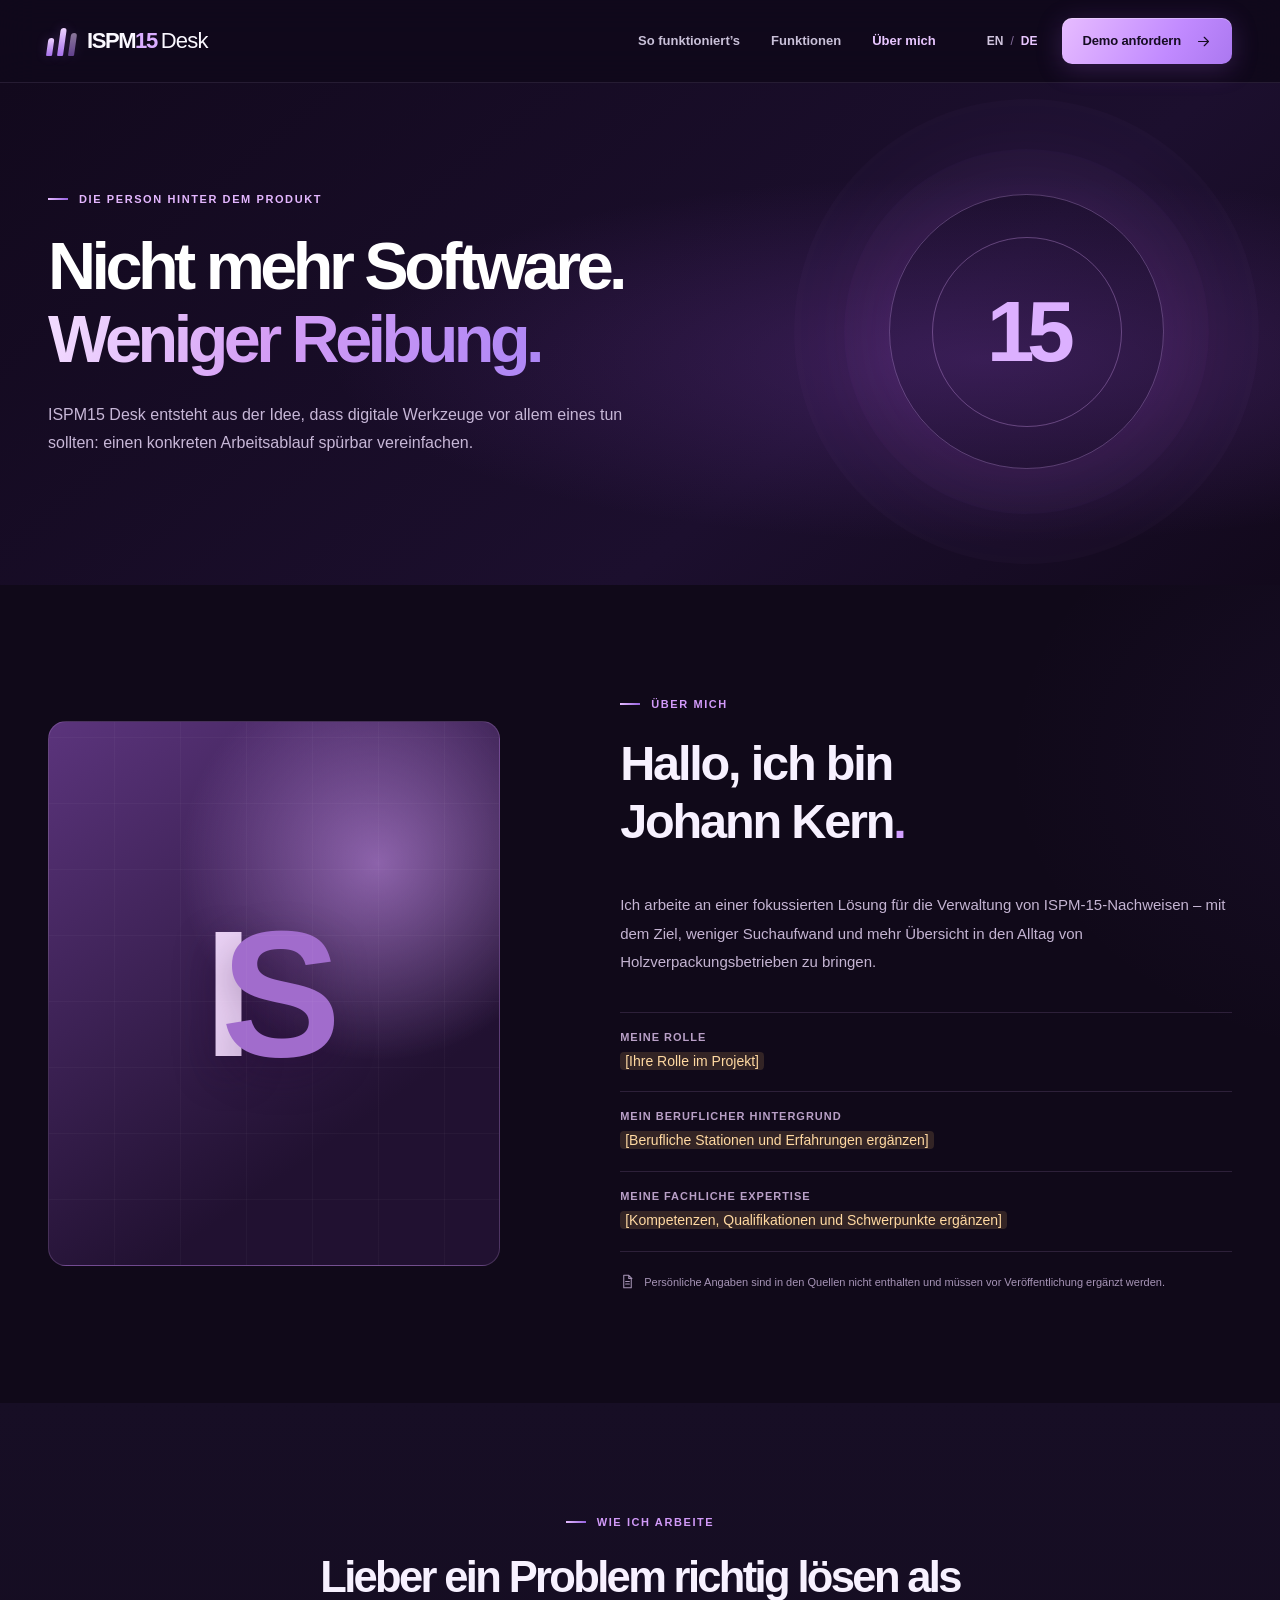
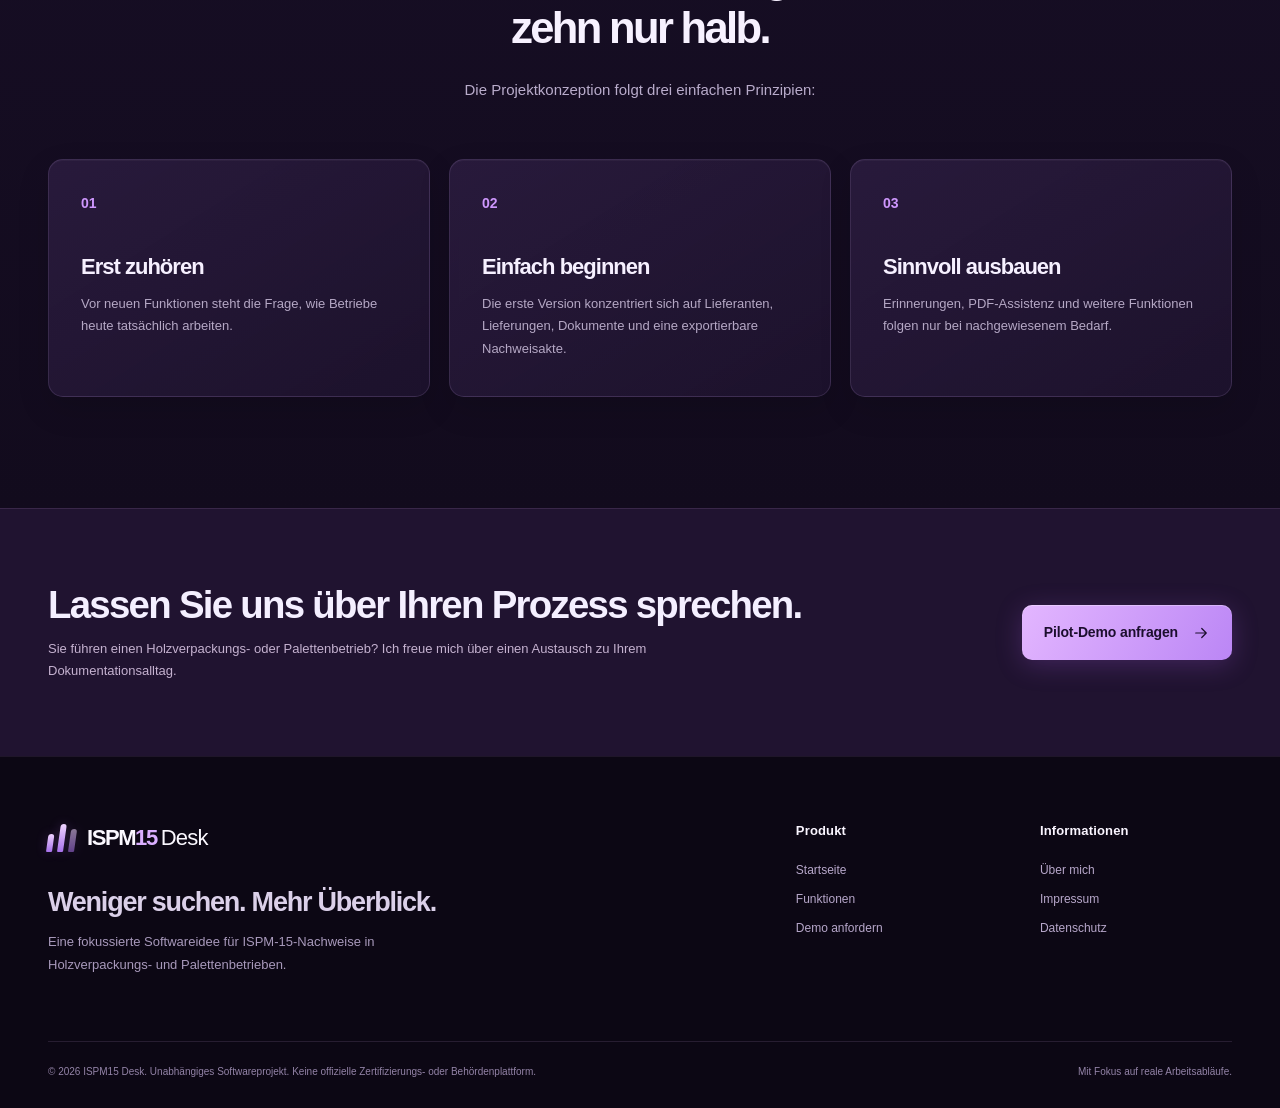
<file: about.html>
<!doctype html>
<html lang="de">
<head>
  <meta charset="utf-8">
  <meta name="viewport" content="width=device-width, initial-scale=1">
  <meta name="theme-color" content="#100919">
  <meta name="robots" content="noindex,nofollow">
  <meta name="description" content="Über das Projekt und die Person hinter ISPM15 Desk: eine schlanke ISPM-15-Nachweisverwaltung mit Fokus auf echte betriebliche Abläufe.">
  <meta property="og:type" content="website"><meta property="og:title" content="Über mich | ISPM15 Desk"><meta property="og:description" content="Über das Projekt und die Person hinter ISPM15 Desk: eine schlanke ISPM-15-Nachweisverwaltung mit Fokus auf echte betriebliche Abläufe.">
  <title>Über mich | ISPM15 Desk</title>
  <link rel="alternate" hreflang="de" href="about.html">
  <link rel="alternate" hreflang="en" href="en/about.html">
  <link rel="icon" type="image/svg+xml" href="assets/images/favicon.svg">
  <link rel="stylesheet" href="assets/css/style.css">
  <link rel="stylesheet" href="assets/css/dark-theme.css">
  <script src="assets/js/site.js" defer></script>
</head>
<body data-lang="de" data-page="about">
<a href="#main" class="skip-link">Zum Inhalt springen</a>
<header class="site-header"><div class="shell header-inner">
  <a class="brand" href="index.html" aria-label="ISPM15 Desk – Startseite"><span class="brand-symbol" aria-hidden="true"><span></span><span></span><span></span></span><span class="brand-words">ISPM<span class="brand-number">15</span><span class="brand-desk">Desk</span></span></a>
  <button class="menu-toggle" aria-controls="primary-nav" aria-expanded="false" aria-label="Menü öffnen"><svg class="" width="24" height="24" aria-hidden="true" viewBox="0 0 24 24" fill="none" stroke="currentColor" stroke-width="1.65" stroke-linecap="round" stroke-linejoin="round"><path d="M4 7h16M4 12h16M4 17h16"/></svg></button>
  <nav id="primary-nav" class="primary-nav" aria-label="Hauptnavigation">
    <a class="nav-link" href="index.html#ablauf">So funktioniert’s</a>
    <a class="nav-link" href="index.html#funktionen">Funktionen</a>
    <a class="nav-link active" aria-current="page" href="about.html">Über mich</a>
    <div class="header-extras"><div class="lang-switch" aria-label="Sprache wählen">
      <a href="en/about.html" lang="en" hreflang="en" class="lang-option">EN</a><span class="lang-separator" aria-hidden="true">/</span><span class="lang-current" aria-current="true">DE</span>
    </div><a class="btn btn-nav" href="index.html#demo">Demo anfordern<svg class="" width="17" height="17" aria-hidden="true" viewBox="0 0 24 24" fill="none" stroke="currentColor" stroke-width="1.65" stroke-linecap="round" stroke-linejoin="round"><path d="M5 12h14m-6-6 6 6-6 6"/></svg></a></div>
  </nav>
</div></header>
<main id="main">
<section class="inner-hero"><div class="shell inner-hero-grid"><div><p class="eyebrow eyebrow-light"><span class="eyebrow-line"></span>DIE PERSON HINTER DEM PRODUKT</p><h1>Nicht mehr Software.<br><em>Weniger Reibung.</em></h1><p>ISPM15 Desk entsteht aus der Idee, dass digitale Werkzeuge vor allem eines tun sollten: einen konkreten Arbeitsablauf spürbar vereinfachen.</p></div><div class="inner-hero-visual" aria-hidden="true"><div class="rings-logo"><div class="rings-small">15</div></div></div></div></section>
    <section class="section biography-section"><div class="shell biography-grid"><div class="bio-portrait" aria-hidden="true"><div class="portrait-mark">I<span>S</span></div><div class="portrait-grid"></div></div><div class="bio-content"><p class="eyebrow"><span class="eyebrow-line"></span>ÜBER MICH</p><h2>Hallo, ich bin<br>Johann Kern<span class="period">.</span></h2><p class="bio-intro">Ich arbeite an einer fokussierten Lösung für die Verwaltung von ISPM-15-Nachweisen – mit dem Ziel, weniger Suchaufwand und mehr Übersicht in den Alltag von Holzverpackungsbetrieben zu bringen.</p><dl class="bio-facts"><div><dt>Meine Rolle</dt><dd><span class="not-set">[Ihre Rolle im Projekt]</span></dd></div><div><dt>Mein beruflicher Hintergrund</dt><dd><span class="not-set">[Berufliche Stationen und Erfahrungen ergänzen]</span></dd></div><div><dt>Meine fachliche Expertise</dt><dd><span class="not-set">[Kompetenzen, Qualifikationen und Schwerpunkte ergänzen]</span></dd></div></dl><p class="bio-note"><svg class="" width="15" height="15" aria-hidden="true" viewBox="0 0 24 24" fill="none" stroke="currentColor" stroke-width="1.65" stroke-linecap="round" stroke-linejoin="round"><path d="M6 2h8l4 4v16H6zM14 2v5h5M9 12h6M9 16h6"/></svg>Persönliche Angaben sind in den Quellen nicht enthalten und müssen vor Veröffentlichung ergänzt werden.</p></div></div></section>
    <section class="section approach-section"><div class="shell"><div class="section-header centered"><p class="eyebrow"><span class="eyebrow-line"></span>WIE ICH ARBEITE</p><h2>Lieber ein Problem richtig lösen als zehn nur halb.</h2><p>Die Projektkonzeption folgt drei einfachen Prinzipien:</p></div><div class="approach-grid"><article><span>01</span><div><h3>Erst zuhören</h3><p>Vor neuen Funktionen steht die Frage, wie Betriebe heute tatsächlich arbeiten.</p></div></article><article><span>02</span><div><h3>Einfach beginnen</h3><p>Die erste Version konzentriert sich auf Lieferanten, Lieferungen, Dokumente und eine exportierbare Nachweisakte.</p></div></article><article><span>03</span><div><h3>Sinnvoll ausbauen</h3><p>Erinnerungen, PDF-Assistenz und weitere Funktionen folgen nur bei nachgewiesenem Bedarf.</p></div></article></div></div></section>
    <section class="about-cta"><div class="shell about-cta-inner"><div><h2>Lassen Sie uns über Ihren Prozess sprechen.</h2><p>Sie führen einen Holzverpackungs- oder Palettenbetrieb? Ich freue mich über einen Austausch zu Ihrem Dokumentationsalltag.</p></div><a class="btn btn-primary btn-large" href="index.html#demo">Pilot-Demo anfragen<svg class="" width="18" height="18" aria-hidden="true" viewBox="0 0 24 24" fill="none" stroke="currentColor" stroke-width="1.65" stroke-linecap="round" stroke-linejoin="round"><path d="M5 12h14m-6-6 6 6-6 6"/></svg></a></div></section>
</main>
<footer class="site-footer"><div class="shell">
  <div class="footer-top"><div class="footer-intro"><a class="brand brand-footer" href="index.html"><span class="brand-symbol" aria-hidden="true"><span></span><span></span><span></span></span><span class="brand-words">ISPM<span class="brand-number">15</span><span class="brand-desk">Desk</span></span></a><h2>Weniger suchen. Mehr Überblick.</h2><p>Eine fokussierte Softwareidee für ISPM-15-Nachweise in Holzverpackungs- und Palettenbetrieben.</p></div>
  <div class="footer-columns"><div><h3>Produkt</h3><a href="index.html">Startseite</a><a href="index.html#funktionen">Funktionen</a><a href="index.html#demo">Demo anfordern</a></div><div><h3>Informationen</h3><a href="about.html">Über mich</a><a href="impressum.html">Impressum</a><a href="datenschutz.html">Datenschutz</a></div></div></div>
  <div class="footer-bottom"><span>© 2026 ISPM15 Desk. Unabhängiges Softwareprojekt. Keine offizielle Zertifizierungs- oder Behördenplattform.</span><span>Mit Fokus auf reale Arbeitsabläufe.</span></div>
</div></footer>
</body>
</html>
</file>
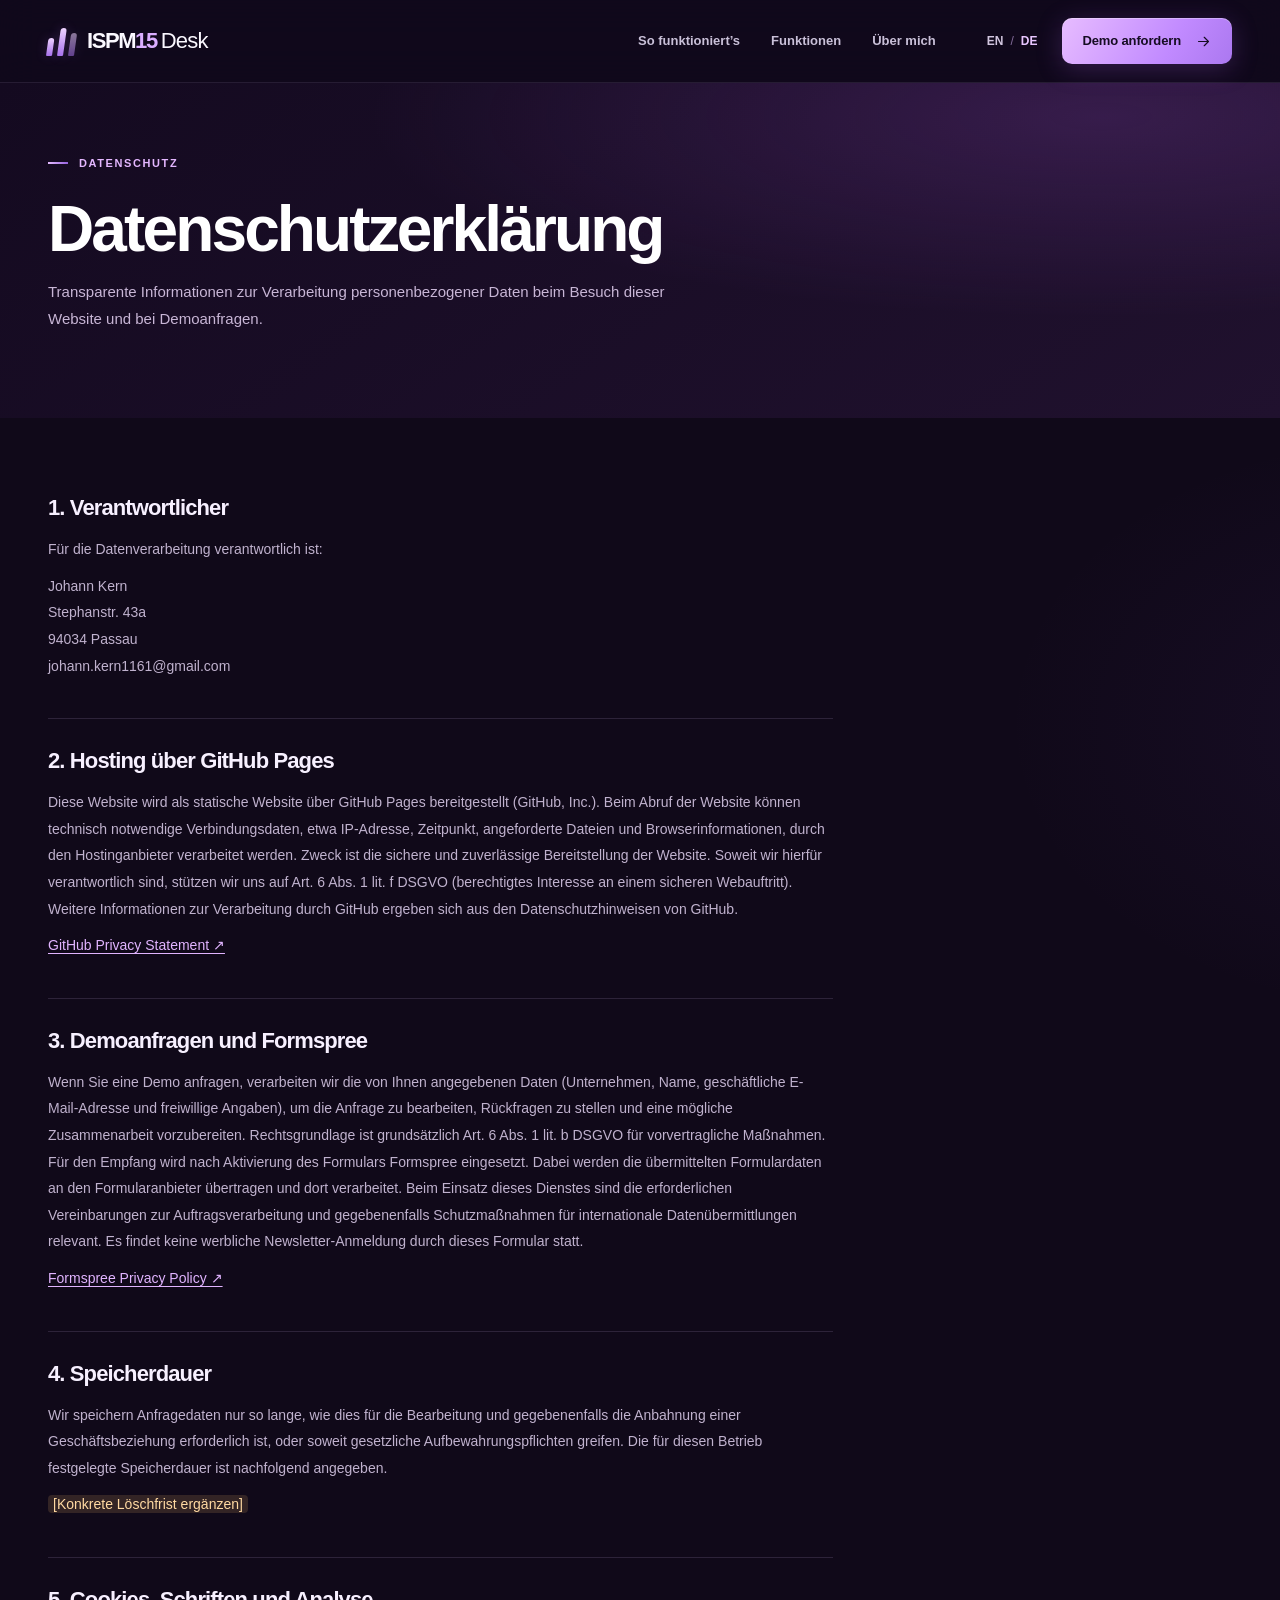
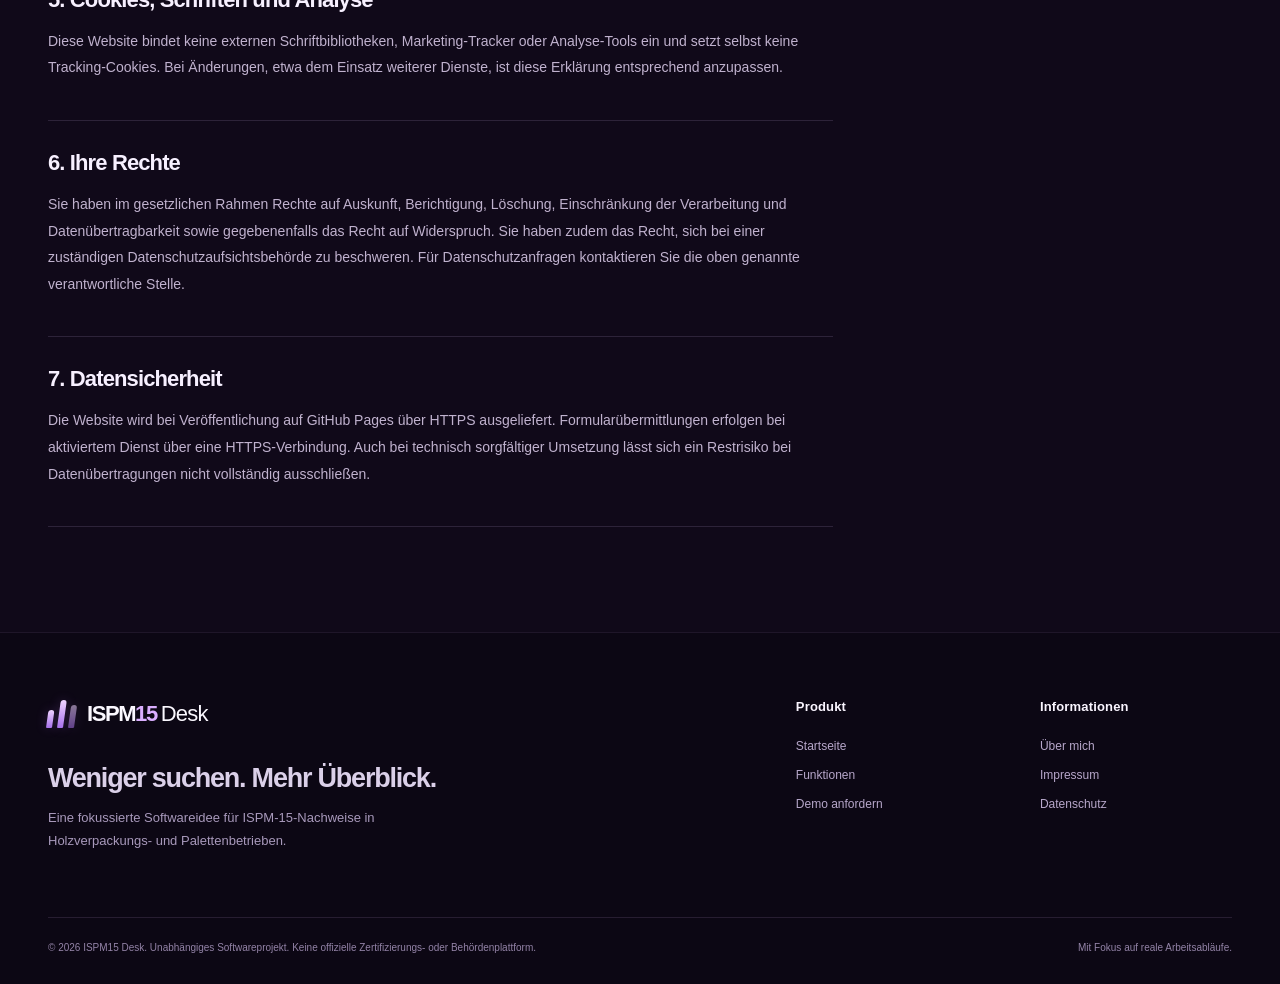
<file: datenschutz.html>
<!doctype html>
<html lang="de">
<head>
  <meta charset="utf-8">
  <meta name="viewport" content="width=device-width, initial-scale=1">
  <meta name="theme-color" content="#100919">
  <meta name="robots" content="noindex,nofollow">
  <meta name="description" content="Datenschutz | ISPM15 Desk">
  <meta property="og:type" content="website"><meta property="og:title" content="Datenschutz | ISPM15 Desk"><meta property="og:description" content="Datenschutz | ISPM15 Desk">
  <title>Datenschutz | ISPM15 Desk</title>
  <link rel="alternate" hreflang="de" href="datenschutz.html">
  <link rel="alternate" hreflang="en" href="en/privacy.html">
  <link rel="icon" type="image/svg+xml" href="assets/images/favicon.svg">
  <link rel="stylesheet" href="assets/css/style.css">
  <link rel="stylesheet" href="assets/css/dark-theme.css">
  <script src="assets/js/site.js" defer></script>
</head>
<body data-lang="de" data-page="privacy">
<a href="#main" class="skip-link">Zum Inhalt springen</a>
<header class="site-header"><div class="shell header-inner">
  <a class="brand" href="index.html" aria-label="ISPM15 Desk – Startseite"><span class="brand-symbol" aria-hidden="true"><span></span><span></span><span></span></span><span class="brand-words">ISPM<span class="brand-number">15</span><span class="brand-desk">Desk</span></span></a>
  <button class="menu-toggle" aria-controls="primary-nav" aria-expanded="false" aria-label="Menü öffnen"><svg class="" width="24" height="24" aria-hidden="true" viewBox="0 0 24 24" fill="none" stroke="currentColor" stroke-width="1.65" stroke-linecap="round" stroke-linejoin="round"><path d="M4 7h16M4 12h16M4 17h16"/></svg></button>
  <nav id="primary-nav" class="primary-nav" aria-label="Hauptnavigation">
    <a class="nav-link" href="index.html#ablauf">So funktioniert’s</a>
    <a class="nav-link" href="index.html#funktionen">Funktionen</a>
    <a class="nav-link "  href="about.html">Über mich</a>
    <div class="header-extras"><div class="lang-switch" aria-label="Sprache wählen">
      <a href="en/privacy.html" lang="en" hreflang="en" class="lang-option">EN</a><span class="lang-separator" aria-hidden="true">/</span><span class="lang-current" aria-current="true">DE</span>
    </div><a class="btn btn-nav" href="index.html#demo">Demo anfordern<svg class="" width="17" height="17" aria-hidden="true" viewBox="0 0 24 24" fill="none" stroke="currentColor" stroke-width="1.65" stroke-linecap="round" stroke-linejoin="round"><path d="M5 12h14m-6-6 6 6-6 6"/></svg></a></div>
  </nav>
</div></header>
<main id="main">
<section class="legal-hero"><div class="shell legal-hero-content"><p class="eyebrow eyebrow-light"><span class="eyebrow-line"></span>DATENSCHUTZ</p><h1>Datenschutzerklärung</h1><p>Transparente Informationen zur Verarbeitung personenbezogener Daten beim Besuch dieser Website und bei Demoanfragen.</p></div></section><div class="shell legal-body"><section><h2>1. Verantwortlicher</h2><p>Für die Datenverarbeitung verantwortlich ist:</p><p>Johann Kern<br>Stephanstr. 43a<br>94034 Passau<br>johann.kern1161@gmail.com</p></section><section><h2>2. Hosting über GitHub Pages</h2><p>Diese Website wird als statische Website über GitHub Pages bereitgestellt (GitHub, Inc.). Beim Abruf der Website können technisch notwendige Verbindungsdaten, etwa IP-Adresse, Zeitpunkt, angeforderte Dateien und Browserinformationen, durch den Hostinganbieter verarbeitet werden. Zweck ist die sichere und zuverlässige Bereitstellung der Website. Soweit wir hierfür verantwortlich sind, stützen wir uns auf Art. 6 Abs. 1 lit. f DSGVO (berechtigtes Interesse an einem sicheren Webauftritt). Weitere Informationen zur Verarbeitung durch GitHub ergeben sich aus den Datenschutzhinweisen von GitHub.</p><p><a href="https://docs.github.com/en/site-policy/privacy-policies/github-general-privacy-statement" target="_blank" rel="noopener noreferrer">GitHub Privacy Statement ↗</a></p></section><section><h2>3. Demoanfragen und Formspree</h2><p>Wenn Sie eine Demo anfragen, verarbeiten wir die von Ihnen angegebenen Daten (Unternehmen, Name, geschäftliche E-Mail-Adresse und freiwillige Angaben), um die Anfrage zu bearbeiten, Rückfragen zu stellen und eine mögliche Zusammenarbeit vorzubereiten. Rechtsgrundlage ist grundsätzlich Art. 6 Abs. 1 lit. b DSGVO für vorvertragliche Maßnahmen. Für den Empfang wird nach Aktivierung des Formulars Formspree eingesetzt. Dabei werden die übermittelten Formulardaten an den Formularanbieter übertragen und dort verarbeitet. Beim Einsatz dieses Dienstes sind die erforderlichen Vereinbarungen zur Auftragsverarbeitung und gegebenenfalls Schutzmaßnahmen für internationale Datenübermittlungen relevant. Es findet keine werbliche Newsletter-Anmeldung durch dieses Formular statt.</p><p><a href="https://formspree.io/legal/privacy-policy" target="_blank" rel="noopener noreferrer">Formspree Privacy Policy ↗</a></p></section><section><h2>4. Speicherdauer</h2><p>Wir speichern Anfragedaten nur so lange, wie dies für die Bearbeitung und gegebenenfalls die Anbahnung einer Geschäftsbeziehung erforderlich ist, oder soweit gesetzliche Aufbewahrungspflichten greifen. Die für diesen Betrieb festgelegte Speicherdauer ist nachfolgend angegeben.</p><p><span class="not-set">[Konkrete Löschfrist ergänzen]</span></p></section><section><h2>5. Cookies, Schriften und Analyse</h2><p>Diese Website bindet keine externen Schriftbibliotheken, Marketing-Tracker oder Analyse-Tools ein und setzt selbst keine Tracking-Cookies. Bei Änderungen, etwa dem Einsatz weiterer Dienste, ist diese Erklärung entsprechend anzupassen.</p></section><section><h2>6. Ihre Rechte</h2><p>Sie haben im gesetzlichen Rahmen Rechte auf Auskunft, Berichtigung, Löschung, Einschränkung der Verarbeitung und Datenübertragbarkeit sowie gegebenenfalls das Recht auf Widerspruch. Sie haben zudem das Recht, sich bei einer zuständigen Datenschutzaufsichtsbehörde zu beschweren. Für Datenschutzanfragen kontaktieren Sie die oben genannte verantwortliche Stelle.</p></section><section><h2>7. Datensicherheit</h2><p>Die Website wird bei Veröffentlichung auf GitHub Pages über HTTPS ausgeliefert. Formularübermittlungen erfolgen bei aktiviertem Dienst über eine HTTPS-Verbindung. Auch bei technisch sorgfältiger Umsetzung lässt sich ein Restrisiko bei Datenübertragungen nicht vollständig ausschließen.</p></section></div>
</main>
<footer class="site-footer"><div class="shell">
  <div class="footer-top"><div class="footer-intro"><a class="brand brand-footer" href="index.html"><span class="brand-symbol" aria-hidden="true"><span></span><span></span><span></span></span><span class="brand-words">ISPM<span class="brand-number">15</span><span class="brand-desk">Desk</span></span></a><h2>Weniger suchen. Mehr Überblick.</h2><p>Eine fokussierte Softwareidee für ISPM-15-Nachweise in Holzverpackungs- und Palettenbetrieben.</p></div>
  <div class="footer-columns"><div><h3>Produkt</h3><a href="index.html">Startseite</a><a href="index.html#funktionen">Funktionen</a><a href="index.html#demo">Demo anfordern</a></div><div><h3>Informationen</h3><a href="about.html">Über mich</a><a href="impressum.html">Impressum</a><a href="datenschutz.html">Datenschutz</a></div></div></div>
  <div class="footer-bottom"><span>© 2026 ISPM15 Desk. Unabhängiges Softwareprojekt. Keine offizielle Zertifizierungs- oder Behördenplattform.</span><span>Mit Fokus auf reale Arbeitsabläufe.</span></div>
</div></footer>
</body>
</html>
</file>
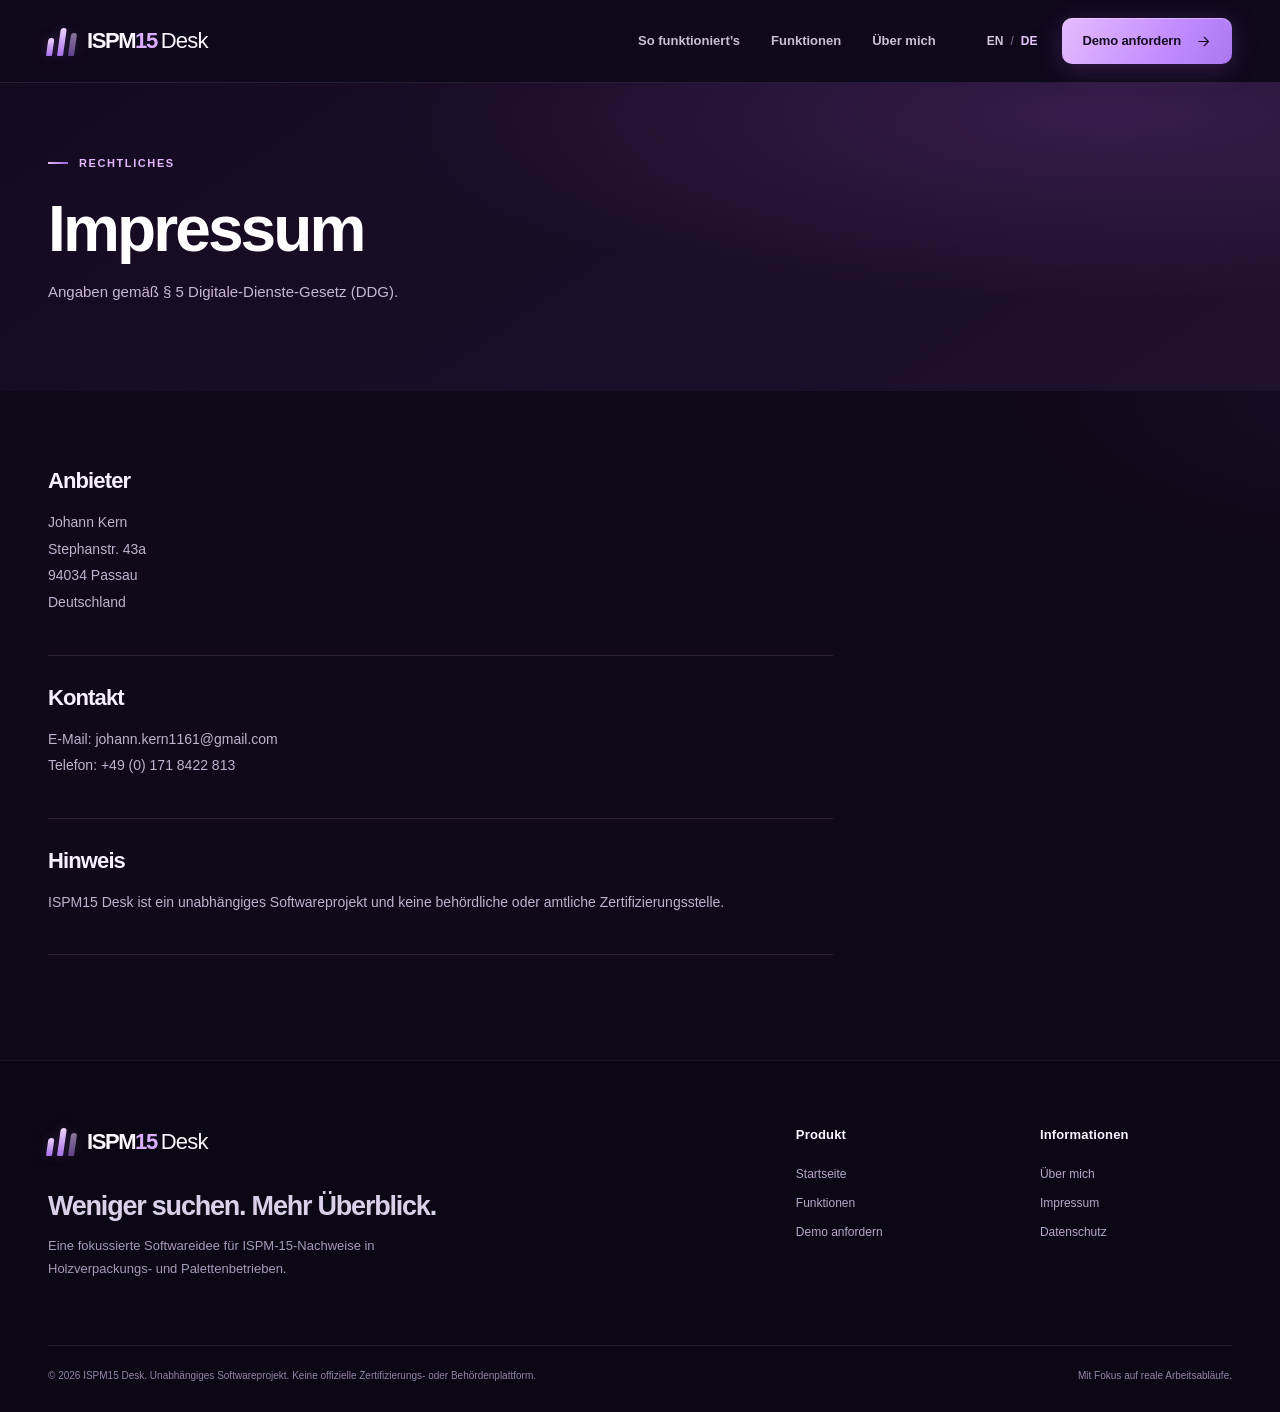
<file: impressum.html>
<!doctype html>
<html lang="de">
<head>
  <meta charset="utf-8">
  <meta name="viewport" content="width=device-width, initial-scale=1">
  <meta name="theme-color" content="#100919">
  <meta name="robots" content="noindex,nofollow">
  <meta name="description" content="Impressum | ISPM15 Desk">
  <meta property="og:type" content="website"><meta property="og:title" content="Impressum | ISPM15 Desk"><meta property="og:description" content="Impressum | ISPM15 Desk">
  <title>Impressum | ISPM15 Desk</title>
  <link rel="alternate" hreflang="de" href="impressum.html">
  <link rel="alternate" hreflang="en" href="en/legal.html">
  <link rel="icon" type="image/svg+xml" href="assets/images/favicon.svg">
  <link rel="stylesheet" href="assets/css/style.css">
  <link rel="stylesheet" href="assets/css/dark-theme.css">
  <script src="assets/js/site.js" defer></script>
</head>
<body data-lang="de" data-page="legal">
<a href="#main" class="skip-link">Zum Inhalt springen</a>
<header class="site-header"><div class="shell header-inner">
  <a class="brand" href="index.html" aria-label="ISPM15 Desk – Startseite"><span class="brand-symbol" aria-hidden="true"><span></span><span></span><span></span></span><span class="brand-words">ISPM<span class="brand-number">15</span><span class="brand-desk">Desk</span></span></a>
  <button class="menu-toggle" aria-controls="primary-nav" aria-expanded="false" aria-label="Menü öffnen"><svg class="" width="24" height="24" aria-hidden="true" viewBox="0 0 24 24" fill="none" stroke="currentColor" stroke-width="1.65" stroke-linecap="round" stroke-linejoin="round"><path d="M4 7h16M4 12h16M4 17h16"/></svg></button>
  <nav id="primary-nav" class="primary-nav" aria-label="Hauptnavigation">
    <a class="nav-link" href="index.html#ablauf">So funktioniert’s</a>
    <a class="nav-link" href="index.html#funktionen">Funktionen</a>
    <a class="nav-link "  href="about.html">Über mich</a>
    <div class="header-extras"><div class="lang-switch" aria-label="Sprache wählen">
      <a href="en/legal.html" lang="en" hreflang="en" class="lang-option">EN</a><span class="lang-separator" aria-hidden="true">/</span><span class="lang-current" aria-current="true">DE</span>
    </div><a class="btn btn-nav" href="index.html#demo">Demo anfordern<svg class="" width="17" height="17" aria-hidden="true" viewBox="0 0 24 24" fill="none" stroke="currentColor" stroke-width="1.65" stroke-linecap="round" stroke-linejoin="round"><path d="M5 12h14m-6-6 6 6-6 6"/></svg></a></div>
  </nav>
</div></header>
<main id="main">
<section class="legal-hero"><div class="shell legal-hero-content"><p class="eyebrow eyebrow-light"><span class="eyebrow-line"></span>RECHTLICHES</p><h1>Impressum</h1><p>Angaben gemäß § 5 Digitale-Dienste-Gesetz (DDG).</p></div></section>
    <div class="shell legal-body"><section><h2>Anbieter</h2><p>Johann Kern<br>Stephanstr. 43a<br>94034 Passau<br>Deutschland</p></section><section><h2>Kontakt</h2><p>E-Mail: johann.kern1161@gmail.com<br>Telefon: +49 (0) 171 8422 813</p></section><section><h2>Hinweis</h2><p>ISPM15 Desk ist ein unabhängiges Softwareprojekt und keine behördliche oder amtliche Zertifizierungsstelle.</p></section></div>
</main>
<footer class="site-footer"><div class="shell">
  <div class="footer-top"><div class="footer-intro"><a class="brand brand-footer" href="index.html"><span class="brand-symbol" aria-hidden="true"><span></span><span></span><span></span></span><span class="brand-words">ISPM<span class="brand-number">15</span><span class="brand-desk">Desk</span></span></a><h2>Weniger suchen. Mehr Überblick.</h2><p>Eine fokussierte Softwareidee für ISPM-15-Nachweise in Holzverpackungs- und Palettenbetrieben.</p></div>
  <div class="footer-columns"><div><h3>Produkt</h3><a href="index.html">Startseite</a><a href="index.html#funktionen">Funktionen</a><a href="index.html#demo">Demo anfordern</a></div><div><h3>Informationen</h3><a href="about.html">Über mich</a><a href="impressum.html">Impressum</a><a href="datenschutz.html">Datenschutz</a></div></div></div>
  <div class="footer-bottom"><span>© 2026 ISPM15 Desk. Unabhängiges Softwareprojekt. Keine offizielle Zertifizierungs- oder Behördenplattform.</span><span>Mit Fokus auf reale Arbeitsabläufe.</span></div>
</div></footer>
</body>
</html>
</file>
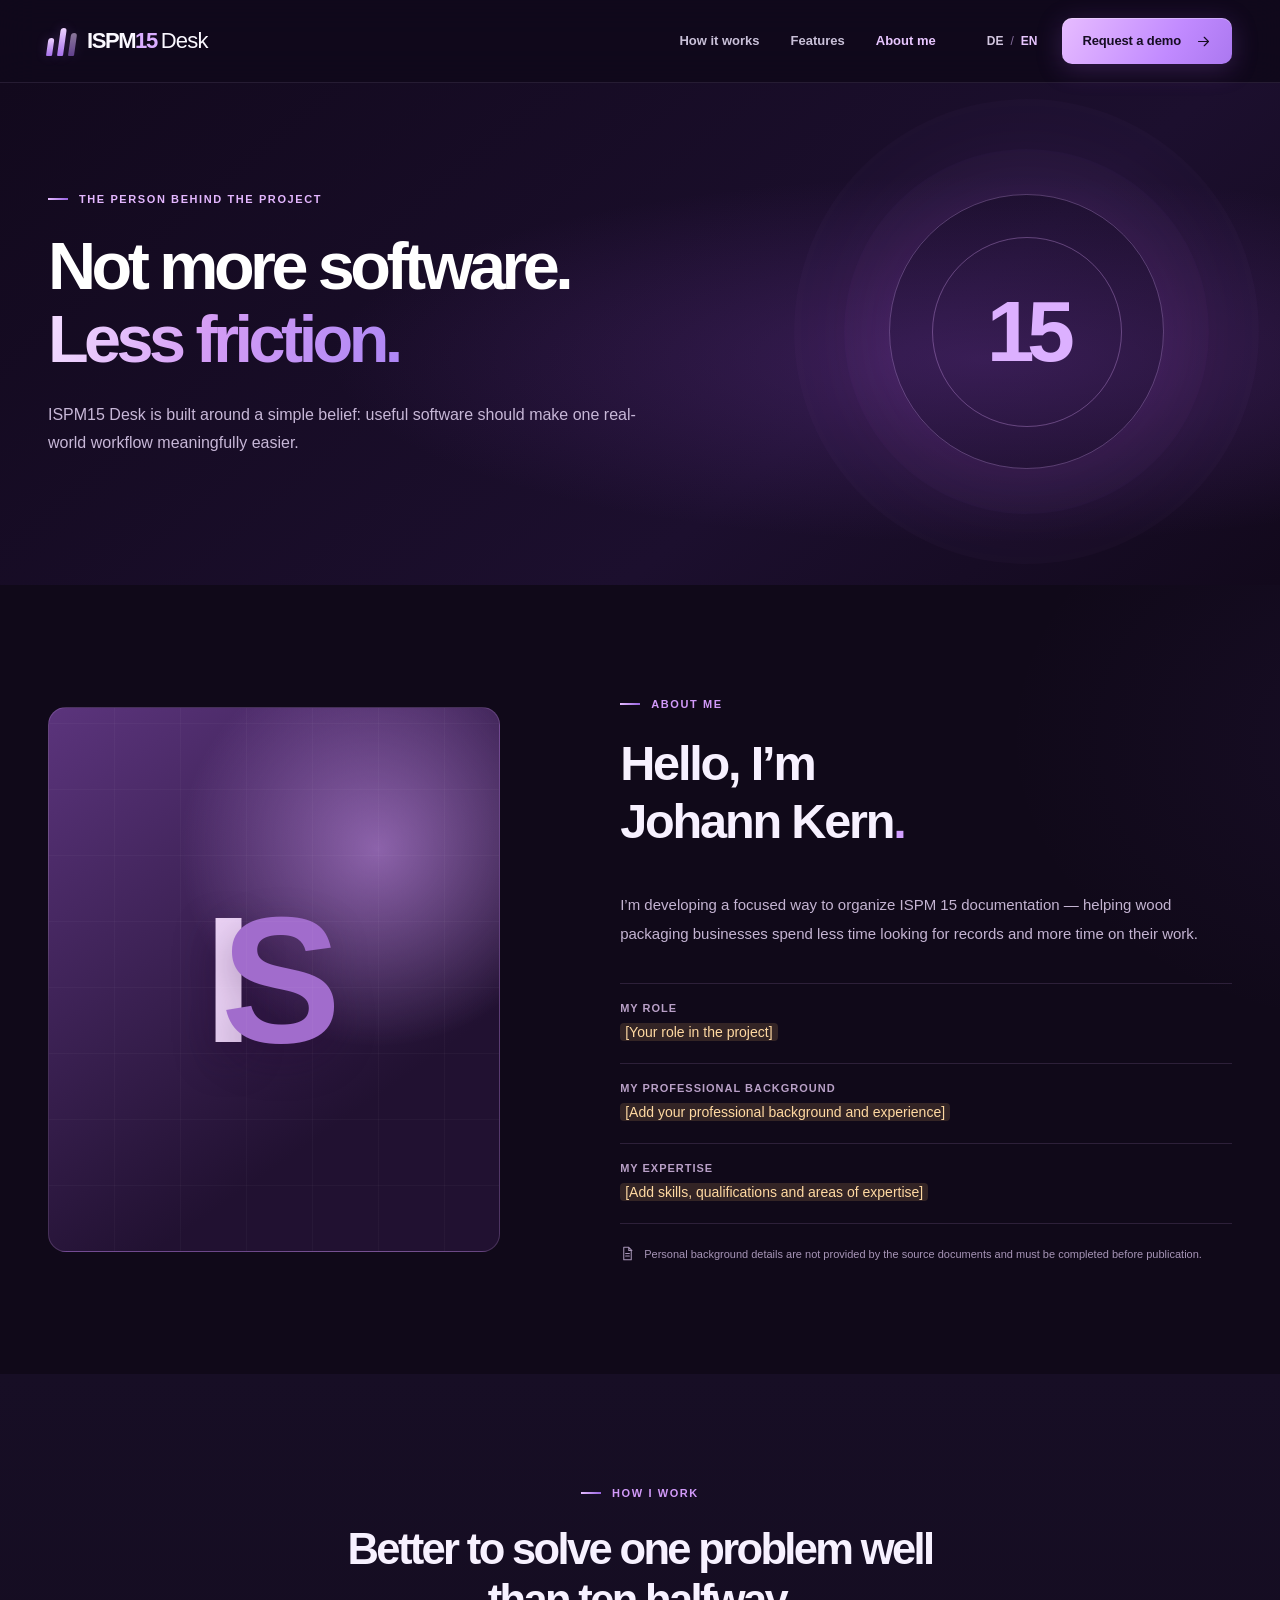
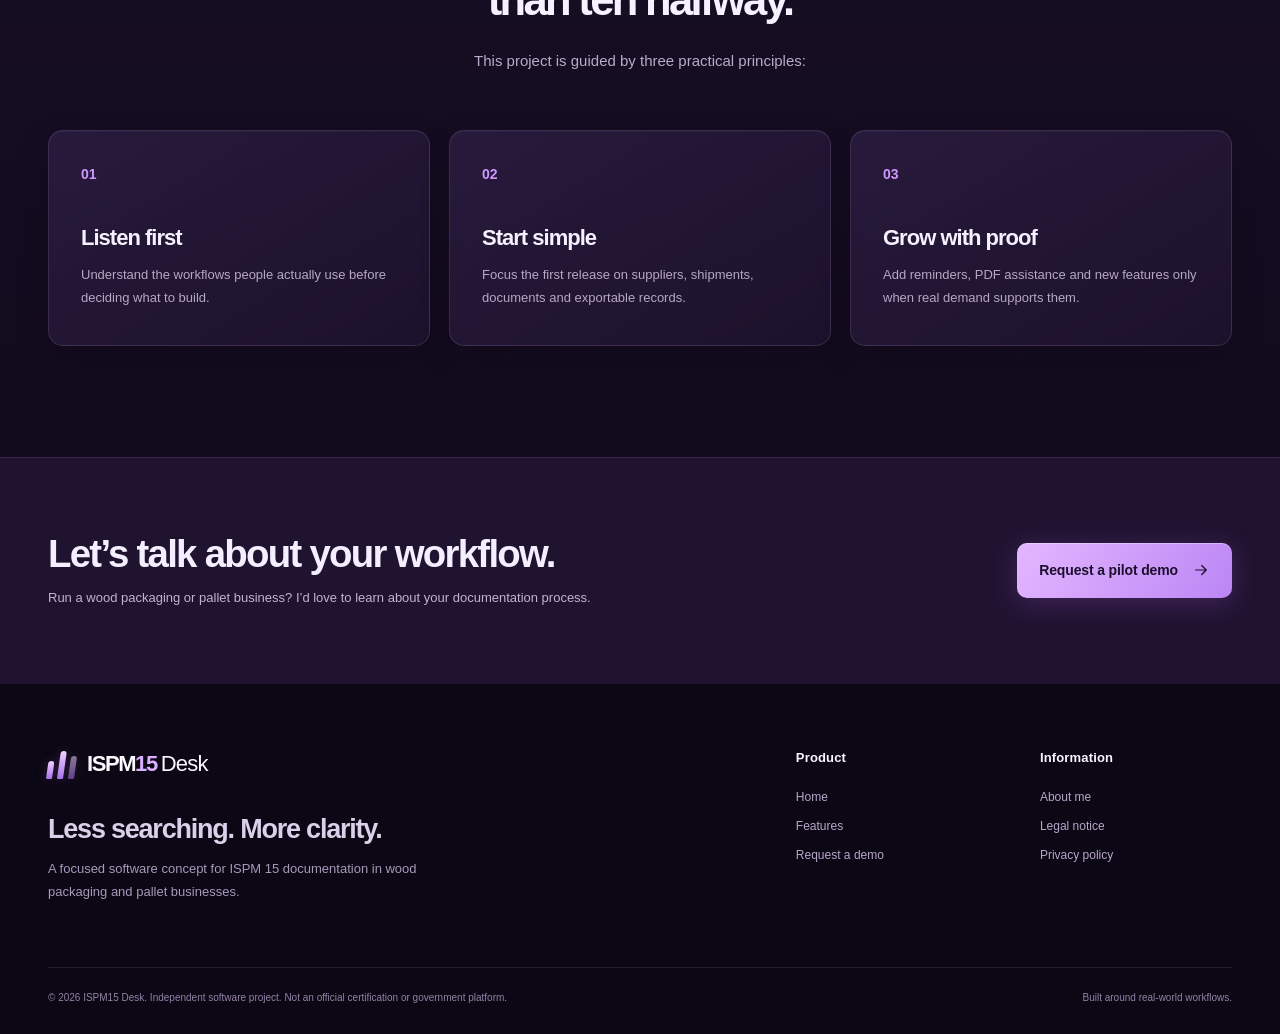
<file: en/about.html>
<!doctype html>
<html lang="en">
<head>
  <meta charset="utf-8">
  <meta name="viewport" content="width=device-width, initial-scale=1">
  <meta name="theme-color" content="#100919">
  <meta name="robots" content="noindex,nofollow">
  <meta name="description" content="Meet the idea and person behind ISPM15 Desk: focused software for real-life ISPM 15 documentation workflows.">
  <meta property="og:type" content="website"><meta property="og:title" content="About me | ISPM15 Desk"><meta property="og:description" content="Meet the idea and person behind ISPM15 Desk: focused software for real-life ISPM 15 documentation workflows.">
  <title>About me | ISPM15 Desk</title>
  <link rel="alternate" hreflang="en" href="about.html">
  <link rel="alternate" hreflang="de" href="../about.html">
  <link rel="icon" type="image/svg+xml" href="../assets/images/favicon.svg">
  <link rel="stylesheet" href="../assets/css/style.css">
  <link rel="stylesheet" href="../assets/css/dark-theme.css">
  <script src="../assets/js/site.js" defer></script>
</head>
<body data-lang="en" data-page="about">
<a href="#main" class="skip-link">Skip to content</a>
<header class="site-header"><div class="shell header-inner">
  <a class="brand" href="index.html" aria-label="ISPM15 Desk – Home"><span class="brand-symbol" aria-hidden="true"><span></span><span></span><span></span></span><span class="brand-words">ISPM<span class="brand-number">15</span><span class="brand-desk">Desk</span></span></a>
  <button class="menu-toggle" aria-controls="primary-nav" aria-expanded="false" aria-label="Open menu"><svg class="" width="24" height="24" aria-hidden="true" viewBox="0 0 24 24" fill="none" stroke="currentColor" stroke-width="1.65" stroke-linecap="round" stroke-linejoin="round"><path d="M4 7h16M4 12h16M4 17h16"/></svg></button>
  <nav id="primary-nav" class="primary-nav" aria-label="Main navigation">
    <a class="nav-link" href="index.html#workflow">How it works</a>
    <a class="nav-link" href="index.html#features">Features</a>
    <a class="nav-link active" aria-current="page" href="about.html">About me</a>
    <div class="header-extras"><div class="lang-switch" aria-label="Select language">
      <a href="../about.html" lang="de" hreflang="de" class="lang-option">DE</a><span class="lang-separator" aria-hidden="true">/</span><span class="lang-current" aria-current="true">EN</span>
    </div><a class="btn btn-nav" href="index.html#demo">Request a demo<svg class="" width="17" height="17" aria-hidden="true" viewBox="0 0 24 24" fill="none" stroke="currentColor" stroke-width="1.65" stroke-linecap="round" stroke-linejoin="round"><path d="M5 12h14m-6-6 6 6-6 6"/></svg></a></div>
  </nav>
</div></header>
<main id="main">
<section class="inner-hero"><div class="shell inner-hero-grid"><div><p class="eyebrow eyebrow-light"><span class="eyebrow-line"></span>THE PERSON BEHIND THE PROJECT</p><h1>Not more software.<br><em>Less friction.</em></h1><p>ISPM15 Desk is built around a simple belief: useful software should make one real-world workflow meaningfully easier.</p></div><div class="inner-hero-visual" aria-hidden="true"><div class="rings-logo"><div class="rings-small">15</div></div></div></div></section>
    <section class="section biography-section"><div class="shell biography-grid"><div class="bio-portrait" aria-hidden="true"><div class="portrait-mark">I<span>S</span></div><div class="portrait-grid"></div></div><div class="bio-content"><p class="eyebrow"><span class="eyebrow-line"></span>ABOUT ME</p><h2>Hello, I’m<br>Johann Kern<span class="period">.</span></h2><p class="bio-intro">I’m developing a focused way to organize ISPM 15 documentation — helping wood packaging businesses spend less time looking for records and more time on their work.</p><dl class="bio-facts"><div><dt>My role</dt><dd><span class="not-set">[Your role in the project]</span></dd></div><div><dt>My professional background</dt><dd><span class="not-set">[Add your professional background and experience]</span></dd></div><div><dt>My expertise</dt><dd><span class="not-set">[Add skills, qualifications and areas of expertise]</span></dd></div></dl><p class="bio-note"><svg class="" width="15" height="15" aria-hidden="true" viewBox="0 0 24 24" fill="none" stroke="currentColor" stroke-width="1.65" stroke-linecap="round" stroke-linejoin="round"><path d="M6 2h8l4 4v16H6zM14 2v5h5M9 12h6M9 16h6"/></svg>Personal background details are not provided by the source documents and must be completed before publication.</p></div></div></section>
    <section class="section approach-section"><div class="shell"><div class="section-header centered"><p class="eyebrow"><span class="eyebrow-line"></span>HOW I WORK</p><h2>Better to solve one problem well than ten halfway.</h2><p>This project is guided by three practical principles:</p></div><div class="approach-grid"><article><span>01</span><div><h3>Listen first</h3><p>Understand the workflows people actually use before deciding what to build.</p></div></article><article><span>02</span><div><h3>Start simple</h3><p>Focus the first release on suppliers, shipments, documents and exportable records.</p></div></article><article><span>03</span><div><h3>Grow with proof</h3><p>Add reminders, PDF assistance and new features only when real demand supports them.</p></div></article></div></div></section>
    <section class="about-cta"><div class="shell about-cta-inner"><div><h2>Let’s talk about your workflow.</h2><p>Run a wood packaging or pallet business? I’d love to learn about your documentation process.</p></div><a class="btn btn-primary btn-large" href="index.html#demo">Request a pilot demo<svg class="" width="18" height="18" aria-hidden="true" viewBox="0 0 24 24" fill="none" stroke="currentColor" stroke-width="1.65" stroke-linecap="round" stroke-linejoin="round"><path d="M5 12h14m-6-6 6 6-6 6"/></svg></a></div></section>
</main>
<footer class="site-footer"><div class="shell">
  <div class="footer-top"><div class="footer-intro"><a class="brand brand-footer" href="index.html"><span class="brand-symbol" aria-hidden="true"><span></span><span></span><span></span></span><span class="brand-words">ISPM<span class="brand-number">15</span><span class="brand-desk">Desk</span></span></a><h2>Less searching. More clarity.</h2><p>A focused software concept for ISPM 15 documentation in wood packaging and pallet businesses.</p></div>
  <div class="footer-columns"><div><h3>Product</h3><a href="index.html">Home</a><a href="index.html#features">Features</a><a href="index.html#demo">Request a demo</a></div><div><h3>Information</h3><a href="about.html">About me</a><a href="legal.html">Legal notice</a><a href="privacy.html">Privacy policy</a></div></div></div>
  <div class="footer-bottom"><span>© 2026 ISPM15 Desk. Independent software project. Not an official certification or government platform.</span><span>Built around real-world workflows.</span></div>
</div></footer>
</body>
</html>
</file>
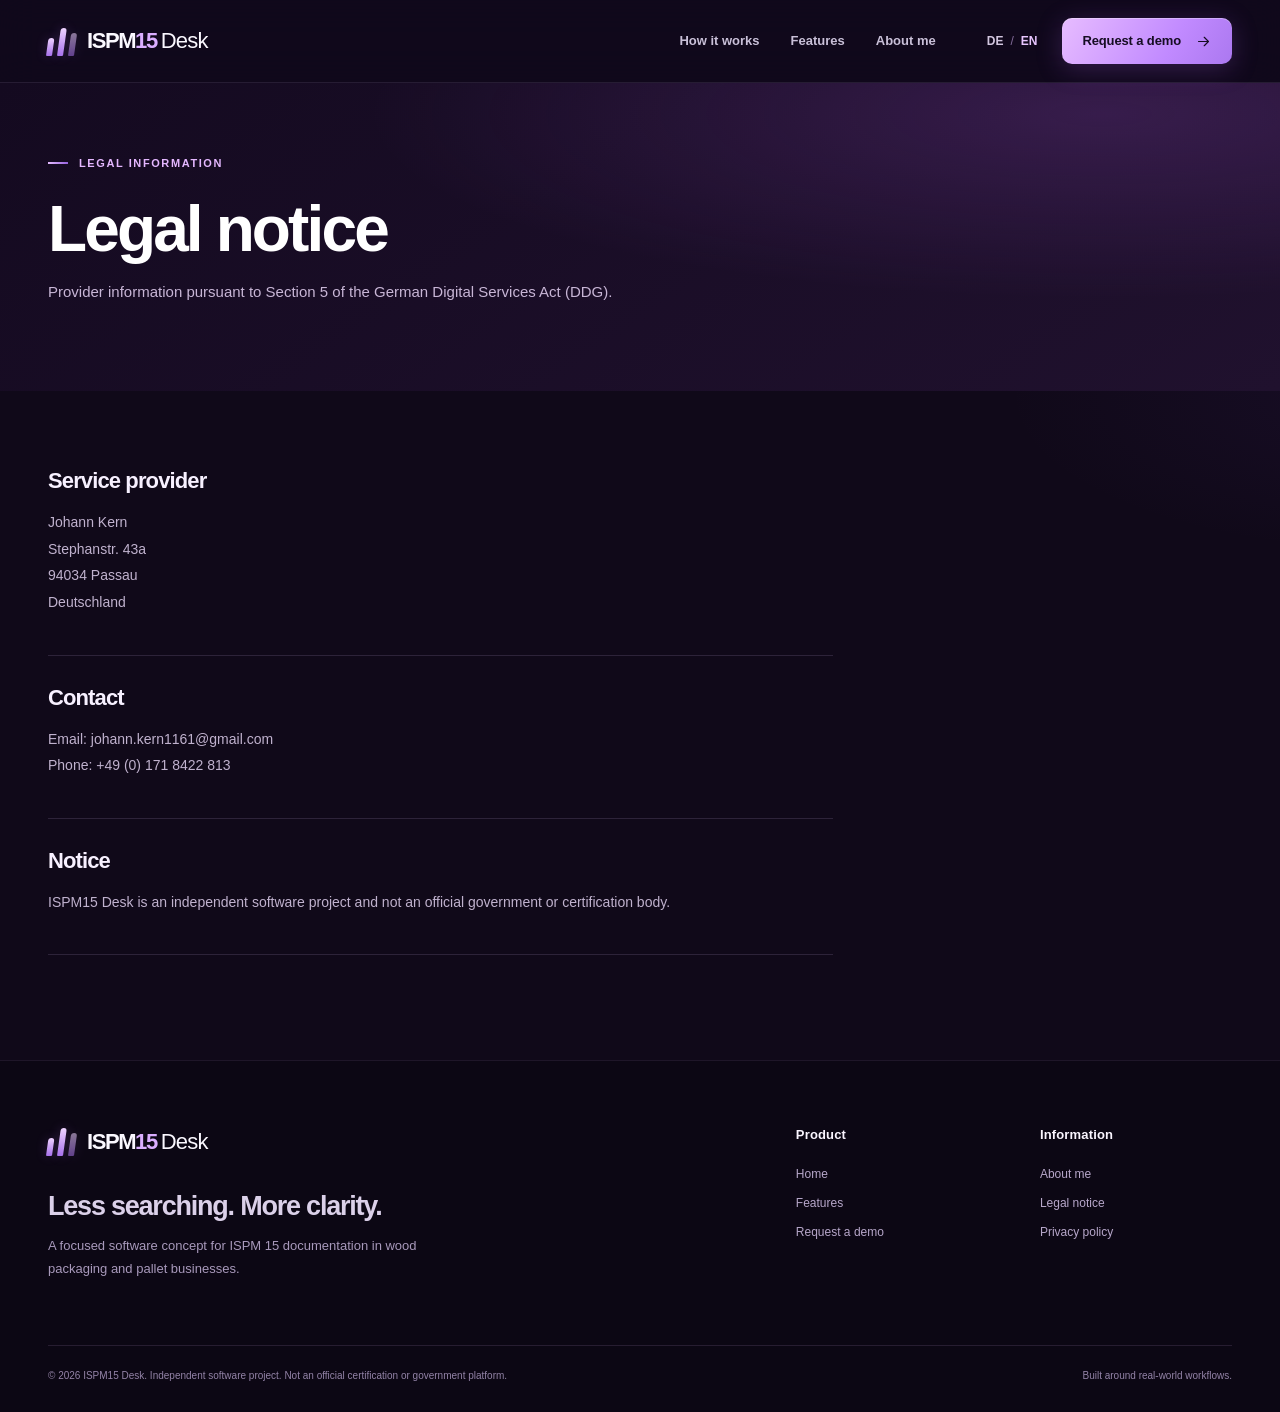
<file: en/legal.html>
<!doctype html>
<html lang="en">
<head>
  <meta charset="utf-8">
  <meta name="viewport" content="width=device-width, initial-scale=1">
  <meta name="theme-color" content="#100919">
  <meta name="robots" content="noindex,nofollow">
  <meta name="description" content="Legal notice | ISPM15 Desk">
  <meta property="og:type" content="website"><meta property="og:title" content="Legal notice | ISPM15 Desk"><meta property="og:description" content="Legal notice | ISPM15 Desk">
  <title>Legal notice | ISPM15 Desk</title>
  <link rel="alternate" hreflang="en" href="legal.html">
  <link rel="alternate" hreflang="de" href="../impressum.html">
  <link rel="icon" type="image/svg+xml" href="../assets/images/favicon.svg">
  <link rel="stylesheet" href="../assets/css/style.css">
  <link rel="stylesheet" href="../assets/css/dark-theme.css">
  <script src="../assets/js/site.js" defer></script>
</head>
<body data-lang="en" data-page="legal">
<a href="#main" class="skip-link">Skip to content</a>
<header class="site-header"><div class="shell header-inner">
  <a class="brand" href="index.html" aria-label="ISPM15 Desk – Home"><span class="brand-symbol" aria-hidden="true"><span></span><span></span><span></span></span><span class="brand-words">ISPM<span class="brand-number">15</span><span class="brand-desk">Desk</span></span></a>
  <button class="menu-toggle" aria-controls="primary-nav" aria-expanded="false" aria-label="Open menu"><svg class="" width="24" height="24" aria-hidden="true" viewBox="0 0 24 24" fill="none" stroke="currentColor" stroke-width="1.65" stroke-linecap="round" stroke-linejoin="round"><path d="M4 7h16M4 12h16M4 17h16"/></svg></button>
  <nav id="primary-nav" class="primary-nav" aria-label="Main navigation">
    <a class="nav-link" href="index.html#workflow">How it works</a>
    <a class="nav-link" href="index.html#features">Features</a>
    <a class="nav-link "  href="about.html">About me</a>
    <div class="header-extras"><div class="lang-switch" aria-label="Select language">
      <a href="../impressum.html" lang="de" hreflang="de" class="lang-option">DE</a><span class="lang-separator" aria-hidden="true">/</span><span class="lang-current" aria-current="true">EN</span>
    </div><a class="btn btn-nav" href="index.html#demo">Request a demo<svg class="" width="17" height="17" aria-hidden="true" viewBox="0 0 24 24" fill="none" stroke="currentColor" stroke-width="1.65" stroke-linecap="round" stroke-linejoin="round"><path d="M5 12h14m-6-6 6 6-6 6"/></svg></a></div>
  </nav>
</div></header>
<main id="main">
<section class="legal-hero"><div class="shell legal-hero-content"><p class="eyebrow eyebrow-light"><span class="eyebrow-line"></span>LEGAL INFORMATION</p><h1>Legal notice</h1><p>Provider information pursuant to Section 5 of the German Digital Services Act (DDG).</p></div></section>
    <div class="shell legal-body"><section><h2>Service provider</h2><p>Johann Kern<br>Stephanstr. 43a<br>94034 Passau<br>Deutschland</p></section><section><h2>Contact</h2><p>Email: johann.kern1161@gmail.com<br>Phone: +49 (0) 171 8422 813</p></section><section><h2>Notice</h2><p>ISPM15 Desk is an independent software project and not an official government or certification body.</p></section></div>
</main>
<footer class="site-footer"><div class="shell">
  <div class="footer-top"><div class="footer-intro"><a class="brand brand-footer" href="index.html"><span class="brand-symbol" aria-hidden="true"><span></span><span></span><span></span></span><span class="brand-words">ISPM<span class="brand-number">15</span><span class="brand-desk">Desk</span></span></a><h2>Less searching. More clarity.</h2><p>A focused software concept for ISPM 15 documentation in wood packaging and pallet businesses.</p></div>
  <div class="footer-columns"><div><h3>Product</h3><a href="index.html">Home</a><a href="index.html#features">Features</a><a href="index.html#demo">Request a demo</a></div><div><h3>Information</h3><a href="about.html">About me</a><a href="legal.html">Legal notice</a><a href="privacy.html">Privacy policy</a></div></div></div>
  <div class="footer-bottom"><span>© 2026 ISPM15 Desk. Independent software project. Not an official certification or government platform.</span><span>Built around real-world workflows.</span></div>
</div></footer>
</body>
</html>
</file>
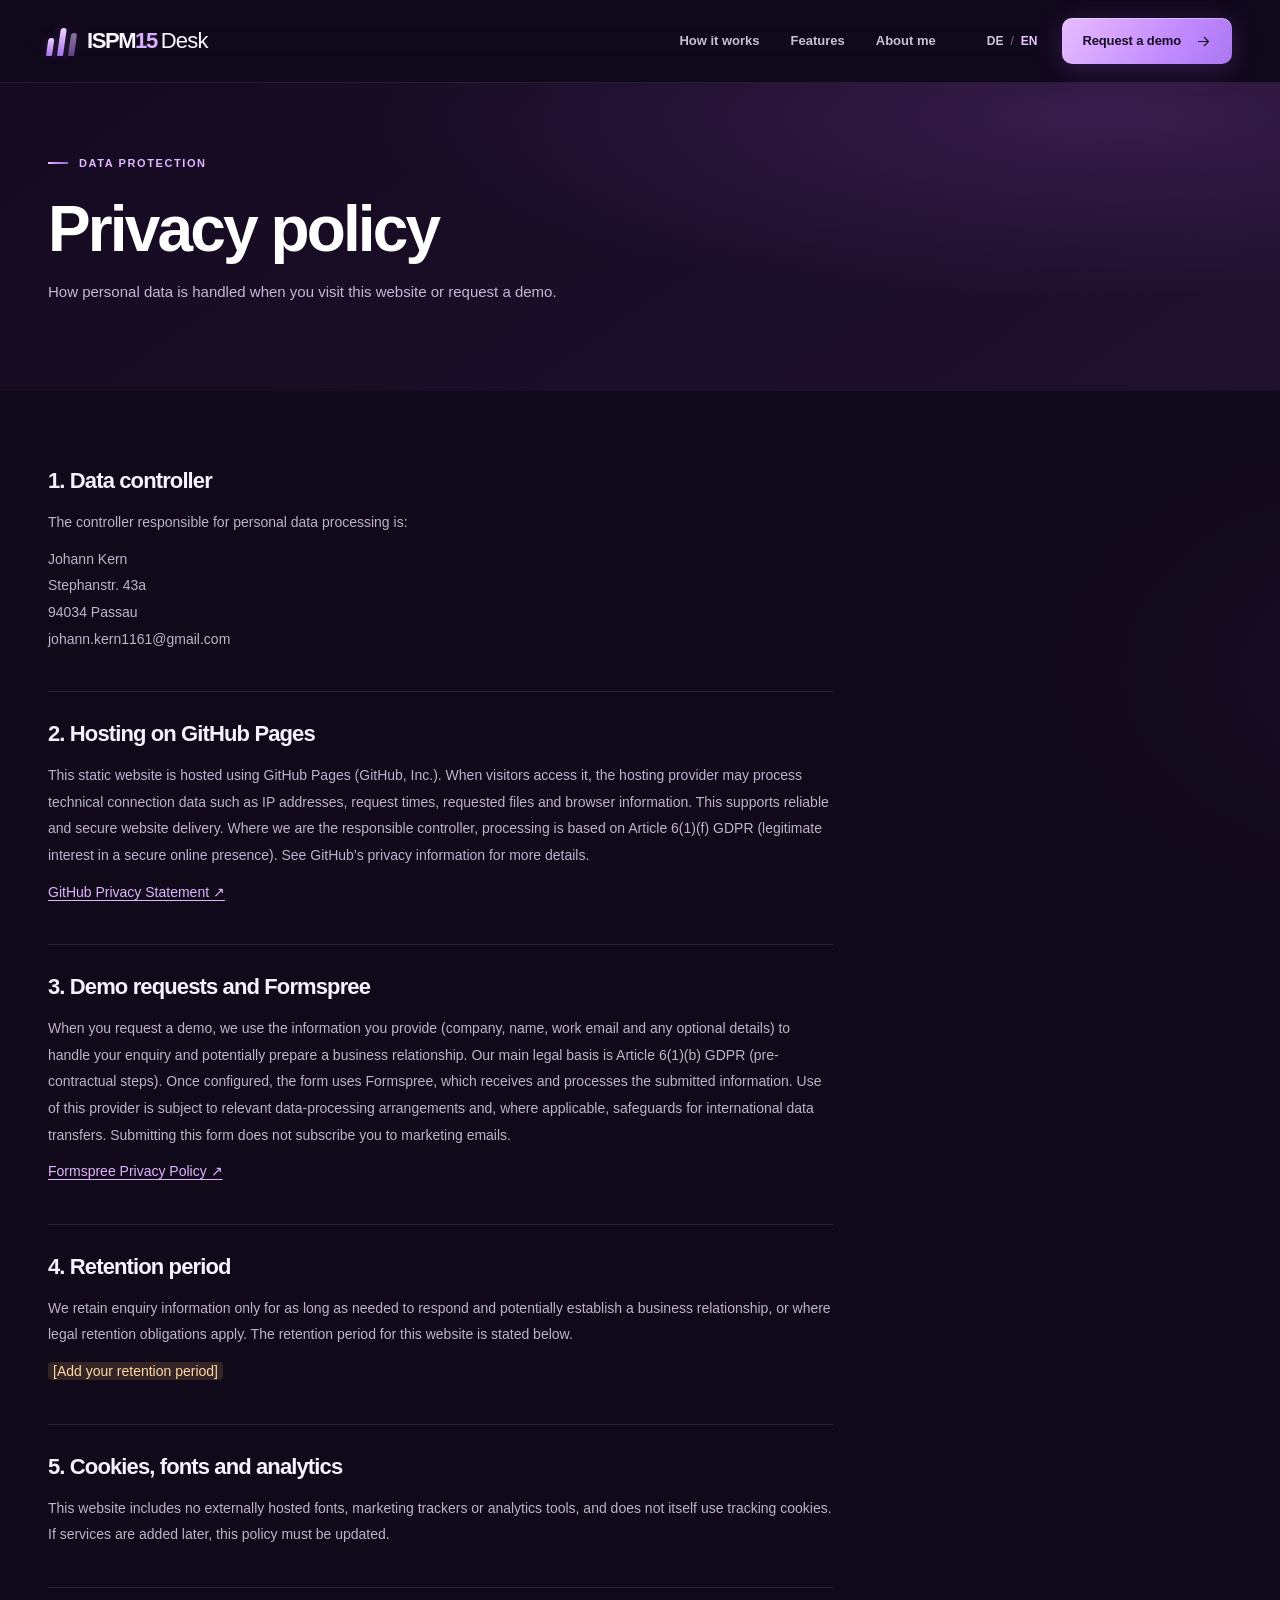
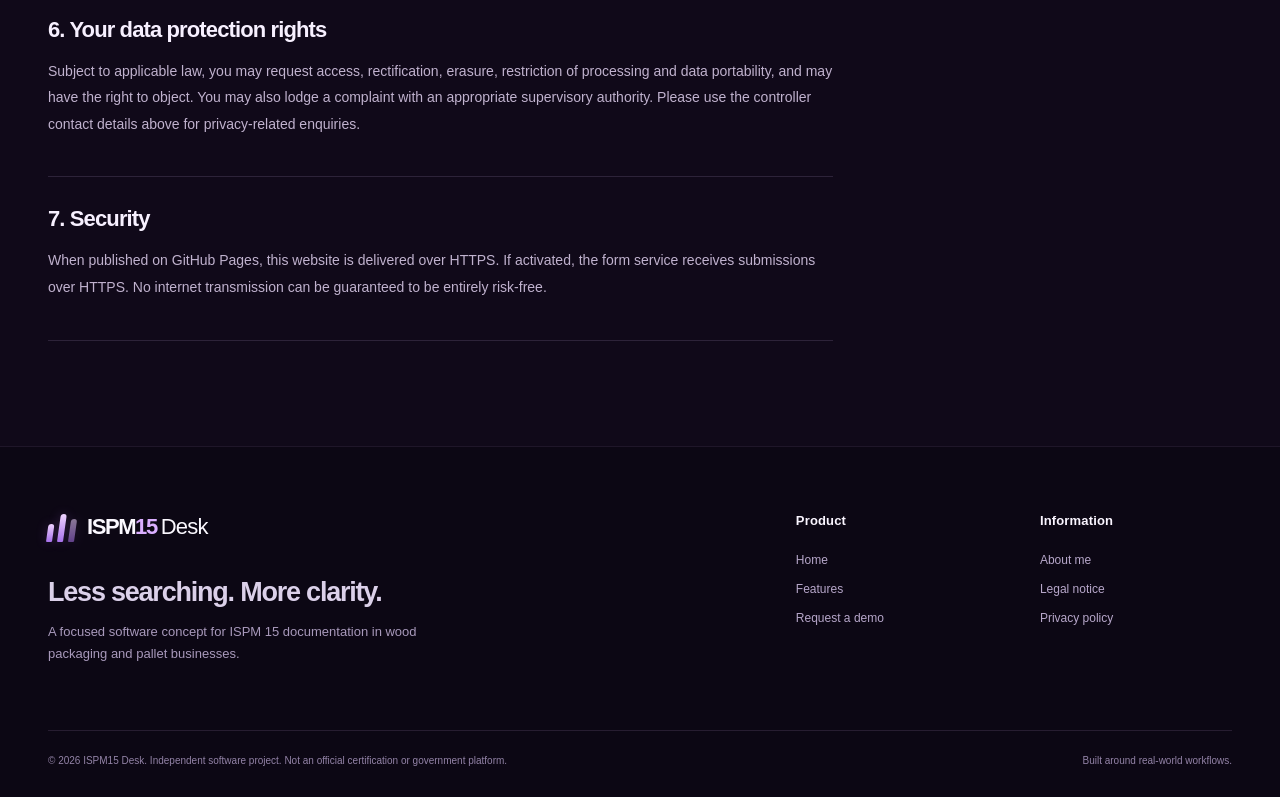
<file: en/privacy.html>
<!doctype html>
<html lang="en">
<head>
  <meta charset="utf-8">
  <meta name="viewport" content="width=device-width, initial-scale=1">
  <meta name="theme-color" content="#100919">
  <meta name="robots" content="noindex,nofollow">
  <meta name="description" content="Privacy policy | ISPM15 Desk">
  <meta property="og:type" content="website"><meta property="og:title" content="Privacy policy | ISPM15 Desk"><meta property="og:description" content="Privacy policy | ISPM15 Desk">
  <title>Privacy policy | ISPM15 Desk</title>
  <link rel="alternate" hreflang="en" href="privacy.html">
  <link rel="alternate" hreflang="de" href="../datenschutz.html">
  <link rel="icon" type="image/svg+xml" href="../assets/images/favicon.svg">
  <link rel="stylesheet" href="../assets/css/style.css">
  <link rel="stylesheet" href="../assets/css/dark-theme.css">
  <script src="../assets/js/site.js" defer></script>
</head>
<body data-lang="en" data-page="privacy">
<a href="#main" class="skip-link">Skip to content</a>
<header class="site-header"><div class="shell header-inner">
  <a class="brand" href="index.html" aria-label="ISPM15 Desk – Home"><span class="brand-symbol" aria-hidden="true"><span></span><span></span><span></span></span><span class="brand-words">ISPM<span class="brand-number">15</span><span class="brand-desk">Desk</span></span></a>
  <button class="menu-toggle" aria-controls="primary-nav" aria-expanded="false" aria-label="Open menu"><svg class="" width="24" height="24" aria-hidden="true" viewBox="0 0 24 24" fill="none" stroke="currentColor" stroke-width="1.65" stroke-linecap="round" stroke-linejoin="round"><path d="M4 7h16M4 12h16M4 17h16"/></svg></button>
  <nav id="primary-nav" class="primary-nav" aria-label="Main navigation">
    <a class="nav-link" href="index.html#workflow">How it works</a>
    <a class="nav-link" href="index.html#features">Features</a>
    <a class="nav-link "  href="about.html">About me</a>
    <div class="header-extras"><div class="lang-switch" aria-label="Select language">
      <a href="../datenschutz.html" lang="de" hreflang="de" class="lang-option">DE</a><span class="lang-separator" aria-hidden="true">/</span><span class="lang-current" aria-current="true">EN</span>
    </div><a class="btn btn-nav" href="index.html#demo">Request a demo<svg class="" width="17" height="17" aria-hidden="true" viewBox="0 0 24 24" fill="none" stroke="currentColor" stroke-width="1.65" stroke-linecap="round" stroke-linejoin="round"><path d="M5 12h14m-6-6 6 6-6 6"/></svg></a></div>
  </nav>
</div></header>
<main id="main">
<section class="legal-hero"><div class="shell legal-hero-content"><p class="eyebrow eyebrow-light"><span class="eyebrow-line"></span>DATA PROTECTION</p><h1>Privacy policy</h1><p>How personal data is handled when you visit this website or request a demo.</p></div></section><div class="shell legal-body"><section><h2>1. Data controller</h2><p>The controller responsible for personal data processing is:</p><p>Johann Kern<br>Stephanstr. 43a<br>94034 Passau<br>johann.kern1161@gmail.com</p></section><section><h2>2. Hosting on GitHub Pages</h2><p>This static website is hosted using GitHub Pages (GitHub, Inc.). When visitors access it, the hosting provider may process technical connection data such as IP addresses, request times, requested files and browser information. This supports reliable and secure website delivery. Where we are the responsible controller, processing is based on Article 6(1)(f) GDPR (legitimate interest in a secure online presence). See GitHub’s privacy information for more details.</p><p><a href="https://docs.github.com/en/site-policy/privacy-policies/github-general-privacy-statement" target="_blank" rel="noopener noreferrer">GitHub Privacy Statement ↗</a></p></section><section><h2>3. Demo requests and Formspree</h2><p>When you request a demo, we use the information you provide (company, name, work email and any optional details) to handle your enquiry and potentially prepare a business relationship. Our main legal basis is Article 6(1)(b) GDPR (pre-contractual steps). Once configured, the form uses Formspree, which receives and processes the submitted information. Use of this provider is subject to relevant data-processing arrangements and, where applicable, safeguards for international data transfers. Submitting this form does not subscribe you to marketing emails.</p><p><a href="https://formspree.io/legal/privacy-policy" target="_blank" rel="noopener noreferrer">Formspree Privacy Policy ↗</a></p></section><section><h2>4. Retention period</h2><p>We retain enquiry information only for as long as needed to respond and potentially establish a business relationship, or where legal retention obligations apply. The retention period for this website is stated below.</p><p><span class="not-set">[Add your retention period]</span></p></section><section><h2>5. Cookies, fonts and analytics</h2><p>This website includes no externally hosted fonts, marketing trackers or analytics tools, and does not itself use tracking cookies. If services are added later, this policy must be updated.</p></section><section><h2>6. Your data protection rights</h2><p>Subject to applicable law, you may request access, rectification, erasure, restriction of processing and data portability, and may have the right to object. You may also lodge a complaint with an appropriate supervisory authority. Please use the controller contact details above for privacy-related enquiries.</p></section><section><h2>7. Security</h2><p>When published on GitHub Pages, this website is delivered over HTTPS. If activated, the form service receives submissions over HTTPS. No internet transmission can be guaranteed to be entirely risk-free.</p></section></div>
</main>
<footer class="site-footer"><div class="shell">
  <div class="footer-top"><div class="footer-intro"><a class="brand brand-footer" href="index.html"><span class="brand-symbol" aria-hidden="true"><span></span><span></span><span></span></span><span class="brand-words">ISPM<span class="brand-number">15</span><span class="brand-desk">Desk</span></span></a><h2>Less searching. More clarity.</h2><p>A focused software concept for ISPM 15 documentation in wood packaging and pallet businesses.</p></div>
  <div class="footer-columns"><div><h3>Product</h3><a href="index.html">Home</a><a href="index.html#features">Features</a><a href="index.html#demo">Request a demo</a></div><div><h3>Information</h3><a href="about.html">About me</a><a href="legal.html">Legal notice</a><a href="privacy.html">Privacy policy</a></div></div></div>
  <div class="footer-bottom"><span>© 2026 ISPM15 Desk. Independent software project. Not an official certification or government platform.</span><span>Built around real-world workflows.</span></div>
</div></footer>
</body>
</html>
</file>
<file: assets/css/style.css>
:root {
  color-scheme: light;
  --forest: #112b23;
  --forest-deep: #0c211b;
  --forest-soft: #204237;
  --ink: #172b25;
  --muted: #62726b;
  --line: #dfe7de;
  --paper: #f8faf5;
  --white: #fff;
  --sage: #c9edb5;
  --lime: #e6f5b7;
  --mint: #eaf4e5;
  --orange: #d3a86e;
  --radius: 20px;
  --shadow: 0 22px 55px rgba(15, 45, 33, .09);
}
*, *::before, *::after { box-sizing: border-box; }
html { scroll-behavior: smooth; scroll-padding-top: 94px; }
body { margin: 0; color: var(--ink); background: var(--white); font-family: Inter, ui-sans-serif, -apple-system, BlinkMacSystemFont, "Segoe UI", Arial, sans-serif; font-size: 16px; -webkit-font-smoothing: antialiased; }
body, button, input, textarea, select { font-family: Inter, ui-sans-serif, -apple-system, BlinkMacSystemFont, "Segoe UI", Arial, sans-serif; }
button, a { -webkit-tap-highlight-color: transparent; }
a { color: inherit; text-decoration: none; }
button { cursor: pointer; }
button, input, textarea, select { font-size: inherit; }
img, svg { vertical-align: middle; }
svg { flex-shrink: 0; }
.shell { width: min(1190px, calc(100% - 96px)); margin-inline: auto; }
.skip-link { position: fixed; top: -100px; left: 20px; background: #fff; z-index: 1000; color: #000; padding: 13px 19px; border-radius: 8px; }
.skip-link:focus { top: 14px; }
:focus-visible { outline: 3px solid #8dbc69; outline-offset: 3px; }
p, h1, h2, h3, h4 { margin-top: 0; }
h1, h2, h3 { letter-spacing: -.045em; }
section[id], div[id="demo"] { scroll-margin-top: 86px; }

/* Navigation */
.site-header { position: relative; z-index: 50; background: var(--forest); border-bottom: 1px solid rgba(230, 255, 229, .11); }
.header-inner { height: 82px; display: flex; align-items: center; justify-content: space-between; gap: 35px; }
.brand { display: inline-flex; align-items: center; gap: 11px; white-space: nowrap; color: #f4f9ec; flex-shrink: 0; }
.brand-words { font-size: 22px; font-weight: 780; letter-spacing: -.065em; }
.brand-number { color: var(--sage); }
.brand-desk { margin-left: 4px; font-weight: 420; letter-spacing: -.035em; }
.brand-symbol { width: 28px; height: 29px; position: relative; display: inline-flex; align-items: flex-end; justify-content: space-between; transform: skew(-8deg); }
.brand-symbol > span { width: 6px; background: var(--sage); border-radius: 3px 3px 1px 1px; }
.brand-symbol > span:nth-child(1) { height: 18px; }
.brand-symbol > span:nth-child(2) { height: 28px; }
.brand-symbol > span:nth-child(3) { height: 23px; opacity: .55; }
.primary-nav { display: flex; align-items: center; flex: 1; justify-content: flex-end; gap: 31px; }
.nav-link { font-size: 13px; line-height: 1.3; font-weight: 600; color: #d5e5dd; transition: color .18s; white-space: nowrap; }
.nav-link:hover, .nav-link.active { color: var(--sage); }
.header-extras { display: flex; align-items: center; gap: 25px; margin-left: 20px; }
.lang-switch { display: flex; align-items: center; gap: 7px; font-size: 12px; font-weight: 720; color: #91aba0; }
.lang-switch a { color: #cfdbd2; }
.lang-switch a:hover { color: #fff; }
.lang-current { color: var(--sage); }
.lang-separator { color: #567467; font-weight: 500; }
.btn { display: inline-flex; align-items: center; justify-content: center; gap: 14px; min-height: 46px; padding: 11px 20px; border: 0; border-radius: 9px; font-size: 13px; line-height: 1.2; font-weight: 760; letter-spacing: -.01em; cursor: pointer; transition: background-color .2s, transform .2s, box-shadow .2s, color .2s; }
.btn:hover { transform: translateY(-2px); }
.btn-nav { background: var(--sage); color: var(--forest-deep); }
.btn-nav:hover, .btn-primary:hover { background: #d8f7bc; }
.btn-large { min-height: 55px; font-size: 14px; padding: 16px 22px; }
.btn-primary { color: var(--forest-deep); background: var(--sage); box-shadow: 0 9px 28px rgba(116, 177, 119, .12); }
.btn-text-light { min-height: 55px; color: #e5eee7; background: transparent; padding-left: 8px; padding-right: 7px; }
.btn-text-light:hover { color: var(--sage); }
.btn-secondary { color: var(--forest); background: #fff; }
.btn-secondary:hover { background: var(--lime); }
.menu-toggle { display: none; width: 44px; height: 44px; background: transparent; border: 1px solid rgba(236,255,239,.25); border-radius: 9px; color: white; align-items: center; justify-content: center; }

/* Hero and illustration */
.hero { overflow: hidden; position: relative; color: white; background: radial-gradient(ellipse 55% 70% at 92% 40%, #224c3c 0%, transparent 75%), linear-gradient(140deg,#122c24 0%,#0e261e 70%, #0d231c 100%); }
.hero-mesh { position: absolute; pointer-events: none; inset: 0; opacity: .18; background-image: linear-gradient(rgba(185,231,183,.15) 1px,transparent 1px), linear-gradient(90deg,rgba(185,231,183,.15) 1px,transparent 1px); background-size: 85px 85px; mask-image: linear-gradient(90deg, transparent, #000 70%); }
.hero::before { content: ""; position: absolute; width: 780px; height: 780px; border: 1px solid rgba(191,229,169,.10); border-radius: 50%; top: -330px; right: -275px; box-shadow: 0 0 0 95px rgba(180,210,152,.021), 0 0 0 205px rgba(180,210,152,.017); }
.hero-grid { position: relative; min-height: 674px; display: grid; grid-template-columns: minmax(0, .91fr) minmax(0, 1.09fr); align-items: center; gap: 39px; padding-top: 72px; padding-bottom: 84px; }
.hero-copy { position: relative; z-index: 2; padding-bottom: 18px; }
.hero-topline { display: inline-flex; align-items: center; gap: 10px; color: #cce9c4; font-size: 11px; font-weight: 750; text-transform: uppercase; letter-spacing: .12em; line-height: 1.6; margin-bottom: 27px; }
.tiny-ring { width: 16px; height: 16px; border: 1px solid var(--sage); border-radius: 50%; display: inline-block; position: relative; }
.tiny-ring::after { content: ""; position: absolute; width: 6px; height: 6px; left: 4px; top: 4px; border-radius: 50%; background: var(--sage); }
h1 { font-size: clamp(44px, 4.25vw, 72px); font-weight: 720; line-height: 1.105; }
.hero h1 { max-width: 615px; letter-spacing: -.068em; margin: 0 0 27px; }
.hero h1 em, .inner-hero h1 em { font-weight: 550; font-style: normal; color: var(--sage); }
.hero-lead { color: #bacfc2; font-size: 16px; line-height: 1.85; max-width: 506px; letter-spacing: -.008em; margin-bottom: 30px; }
.hero-actions { display: flex; align-items: center; gap: 19px; flex-wrap: wrap; }
.hero-status { color: #a8c6b5; display: flex; align-items: center; gap: 9px; font-size: 11px; margin: 30px 0 0; letter-spacing: .015em; }
.hero-status span { width: 7px; height: 7px; background: #c6e2a7; border-radius: 50%; box-shadow: 0 0 0 4px rgba(198,226,167,.11); }
.hero-art { min-width: 0; position: relative; z-index: 1; }
.dashboard-stage { width: 100%; max-width: 655px; position: relative; padding: 24px 5px 26px 16px; filter: drop-shadow(0 42px 55px rgba(0,15,13,.35)); }
.dashboard { display: flex; width: 100%; min-height: 422px; overflow: hidden; background: #fcfdfb; color: var(--ink); border: 1px solid rgba(235,248,229,.65); border-radius: 14px; transform: rotate(-2deg); box-shadow: 0 10px 28px rgba(0, 0, 0, .19); }
.dash-side { flex: 0 0 58px; background: #19382e; color: #aac5b5; display: flex; flex-direction: column; align-items: center; padding: 18px 0; gap: 15px; }
.dash-side-logo { background: #cdecb7; border-radius: 7px; color: #183a2a; font-weight: 820; letter-spacing: -.08em; width: 27px; height: 28px; display: grid; place-items: center; margin-bottom: 24px; }
.dash-side-logo span { color: #719462; }
.side-dot { width: 36px; height: 36px; display: grid; place-items: center; border-radius: 8px; }
.side-dot-active { background: #375e4b; color: #ddf7bc; }
.side-gear { margin-top: auto; letter-spacing: 3px; transform: rotate(90deg); font-size: 16px; }
.dash-main { padding: 22px 24px 22px; flex: 1; min-width: 0; }
.dash-top { display: flex; justify-content: space-between; align-items: center; font-size: 10px; font-weight: 700; color: #476052; border-bottom: 1px solid #ecf0eb; padding-bottom: 14px; }
.dash-top .muted { color: #93a39a; font-weight: 450; }
.dash-avatar { border-radius: 50%; background: #d7ead5; height: 26px; width: 26px; display: grid; place-items: center; color: #32533b; font-size: 9px; font-weight: 800; }
.dash-hello { margin: 27px 0 22px; }
.dash-hello h3 { font-size: 23px; margin: 0 0 5px; letter-spacing: -.05em; }
.dash-hello p { font-size: 11px; color: #8c9a90; margin: 0; }
.dash-wave { color: #9bc48b; font-size: 20px; }
.dash-metrics { display: grid; grid-template-columns: repeat(3, 1fr); gap: 10px; }
.dash-stat { height: 105px; border: 1px solid #e7eee6; background: #fff; border-radius: 9px; padding: 13px 13px 10px; display: flex; flex-direction: column; position: relative; }
.dash-stat small { font-size: 9px; color: #8a9b8d; }
.dash-stat strong { margin-top: 9px; font-size: 28px; line-height: 1; letter-spacing: -.06em; color: #203e2e; }
.dash-graph { position: absolute; right: 12px; bottom: 8px; font-size: 15px; color: #82aa77; letter-spacing: 0; }
.dash-stat-pill { display: inline-flex; align-items: center; gap: 2px; align-self: start; font-size: 9px; margin-top: 7px; padding: 3px 5px; border-radius: 5px; font-weight: 650; }
.pill-green { background: #e9f5e9; color: #387946; }.pill-amber { background: #fff5e4; color: #a67834; }
.dash-table-wrap { border: 1px solid #e7eee6; border-radius: 9px; background: #fff; margin-top: 20px; overflow: hidden; }
.dash-table-title { display: flex; align-items: center; justify-content: space-between; font-size: 11px; padding: 14px 14px; }
.dash-table-title span { color: #9fac9f; letter-spacing: 3px; }
.dash-table-row { display: grid; grid-template-columns: 1.22fr 1fr .85fr; gap: 8px; align-items: center; border-top: 1px solid #eff2ee; font-size: 8.5px; color: #65786c; min-height: 36px; padding: 0 12px; }
.dash-table-row > span { white-space: nowrap; overflow: hidden; text-overflow: ellipsis; }
.dash-table-row > span:first-child { color: #354e40; font-weight: 660; }
.dash-table-head { background: #f8faf7; color: #99a69b; min-height: 29px; font-size: 8px; }
.dash-table-head > span:first-child { color: #99a69b; font-weight: 500; }
.doc-glyph { display: inline-flex; padding: 4px; margin-right: 5px; color: #588365; background: #eef6ec; border-radius: 4px; font-style: normal; }
.status-pill { display: inline-block; padding: 5px 7px; border-radius: 4px; font-size: 8px; font-style: normal; white-space: nowrap; }
.status-pill.done { background: #eaf5e8; color: #4b8558; }.status-pill.review { background: #fff3df; color: #ab834b; }
.dash-float-top { position: absolute; z-index: 4; right: 15px; top: 0; display: inline-flex; align-items: center; gap: 7px; background: #ecf6e8; border: 1px solid #c4e5bc; color: #315a3c; padding: 8px 11px; border-radius: 20px; box-shadow: 0 10px 20px rgba(2,20,12,.12); font-size: 10px; font-weight: 720; transform: rotate(3deg); }
.dash-floating-card { position: absolute; z-index: 4; left: 1px; bottom: 3px; min-width: 218px; display: flex; align-items: center; gap: 10px; background: #fff; border: 1px solid #dce8d8; border-radius: 10px; padding: 12px 14px; color: #18382c; box-shadow: 0 15px 35px rgba(2, 20, 12, .22); transform: rotate(2deg); }
.float-alert { height: 33px; width: 33px; border-radius: 8px; background: #fff4df; color: #aa813e; display: grid; place-items: center; flex: 0 0 33px; }
.dash-floating-card strong { display: block; font-size: 10px; white-space: nowrap; }
.dash-floating-card small { font-size: 9px; color: #8a978d; display: block; margin-top: 3px; white-space: nowrap; }
.float-arrow { margin-left: auto; color: #9aa79c; }
.hero-bottom { position: relative; border-top: 1px solid rgba(209,232,208,.15); padding-top: 23px; padding-bottom: 23px; display: flex; justify-content: space-between; align-items: center; gap: 20px; color: #95b4a5; font-size: 11px; }
.trust-labels { display: flex; align-items: center; gap: 38px; flex-wrap: wrap; }
.trust-labels > span { display: inline-flex; align-items: center; gap: 8px; color: #cadcd0; font-weight: 600; }
.trust-labels svg { color: #b8dcaa; }

/* Shared section typography */
.section { padding: 111px 0; }
.section-header { margin-bottom: 44px; }
.section-header h2, .workflow-intro h2, .fit-main h2, .roadmap-layout h2 { font-size: clamp(34px, 3.4vw, 49px); line-height: 1.17; font-weight: 700; letter-spacing: -.061em; margin: 0 0 22px; }
.section-header > p:not(.eyebrow), .section-header-split > p, .workflow-intro > p:not(.eyebrow), .fit-main > p:not(.eyebrow), .roadmap-layout > div > p:not(.eyebrow) { color: #68796d; line-height: 1.85; font-size: 15px; margin-bottom: 0; }
.eyebrow { display: flex; align-items: center; gap: 11px; font-size: 11px; line-height: 1.5; letter-spacing: .145em; font-weight: 780; color: #477455; text-transform: uppercase; margin: 0 0 22px; }
.eyebrow-line { display: inline-block; width: 20px; height: 2px; background: #78b38a; flex: 0 0 20px; }
.eyebrow-light { color: #bbdfb8; }.eyebrow-light .eyebrow-line { background: var(--sage); }
.section-header-split { display: grid; grid-template-columns: 1.15fr .7fr; align-items: end; gap: 70px; }
.section-header-split h2 { max-width: 645px; margin-bottom: 0; }
.section-header-split > p { max-width: 340px; margin-bottom: 6px; }
.centered { max-width: 660px; text-align: center; margin: 0 auto 55px; }
.centered .eyebrow { justify-content: center; }

/* Pain */
.pain-section { background: #f8faf6; }
.pain-grid { display: grid; grid-template-columns: repeat(3, 1fr); gap: 17px; }
.pain-card { position: relative; padding: 29px 30px 34px; background: white; min-height: 250px; border: 1px solid #e8eee7; border-radius: 15px; box-shadow: 0 9px 25px rgba(20,53,32,.025); transition: box-shadow .2s, transform .2s; overflow: hidden; }
.pain-card:hover { transform: translateY(-4px); box-shadow: var(--shadow); }
.pain-index { display: inline-block; color: #77a081; font-size: 13px; margin-bottom: 35px; font-weight: 700; letter-spacing: .08em; }
.pain-card h3 { font-size: 21px; margin-bottom: 13px; letter-spacing: -.047em; }
.pain-card p { color: #738176; line-height: 1.75; font-size: 13px; max-width: 330px; margin: 0; }
.pain-deco { position: absolute; right: 24px; top: 26px; color: #c9dbca; transform: rotate(-45deg); }

/* Workflow */
.workflow-section { background: white; }
.workflow-layout { display: grid; grid-template-columns: .85fr 1fr; gap: min(12vw,165px); align-items: start; }
.workflow-intro > p:not(.eyebrow) { max-width: 375px; }
.workflow-art { position: relative; margin-top: 53px; height: 205px; display: flex; align-items: center; justify-content: center; max-width: 350px; background: radial-gradient(circle at center, #f0f5e9 0%, transparent 72%); }
.workflow-art-ring { border: 1px solid #cbded0; height: 180px; width: 180px; border-radius: 50%; display: grid; place-items: center; background: white; box-shadow: 0 0 0 35px rgba(233,244,232,.55); color: #79a17e; }
.wa-line { position: absolute; width: 80px; height: 1px; background: #adceaa; }.wa-one { top: 42px; left: 13px; transform: rotate(48deg); }.wa-two { bottom: 34px; right: 13px; transform: rotate(32deg); }
.wa-node { position: absolute; height: 8px; width: 8px; border-radius: 50%; background: #8fc397; }.wa-node-a { top: 10px; left: 48px; }.wa-node-b { bottom: 10px; right: 50px; }
.step-list { display: flex; flex-direction: column; }
.step { display: grid; grid-template-columns: 62px 1fr; column-gap: 20px; border-bottom: 1px solid #e3ebe2; padding: 24px 0 32px; }
.step:first-child { padding-top: 0; }.step:last-child { border: 0; padding-bottom: 0; }
.step-number { display: inline-grid; height: 47px; width: 47px; place-items: center; border: 1px solid #d9e8d7; border-radius: 50%; color: #4b7f5c; background: #f4f9ef; font-size: 12px; font-weight: 800; }
.step h3 { font-size: 19px; font-weight: 700; margin: 1px 0 9px; }
.step p { color: #708075; font-size: 13px; line-height: 1.75; margin-bottom: 0; max-width: 420px; }

/* Features */
.feature-section { background: #f8faf6; }
.features-grid { display: grid; grid-template-columns: repeat(3, 1fr); gap: 17px; }
.feature-card { background: #fff; border: 1px solid #e5ede5; border-radius: 15px; padding: 31px 29px 33px; min-height: 233px; transition: transform .2s, border-color .2s; }
.feature-card:hover { transform: translateY(-3px); border-color: #bfd8b7; }
.feature-icon { height: 47px; width: 47px; background: #ecf6e8; color: #51815b; border-radius: 10px; display: grid; place-items: center; margin-bottom: 24px; }
.feature-card h3 { font-size: 19px; margin-bottom: 13px; }
.feature-card p { font-size: 13px; line-height: 1.75; color: #738177; margin: 0; }
.feature-notice { display: flex; justify-content: center; align-items: center; gap: 8px; text-align: center; color: #859186; margin: 27px 0 0; font-size: 11px; }

/* Fit */
.fit-section { background: #fff; }
.fit-grid { display: grid; grid-template-columns: 1fr .9fr; align-items: center; gap: 125px; }
.fit-main h2 { max-width: 530px; }.fit-main > p:not(.eyebrow) { max-width: 510px; }
.fit-bullets { margin: 30px 0 0; padding: 0; list-style: none; display: grid; gap: 16px; }
.fit-bullets li { display: flex; gap: 11px; align-items: center; font-size: 14px; font-weight: 620; }
.fit-bullets svg { color: #5b9b68; background: #e8f5e7; padding: 3px; border-radius: 50%; width: 23px; height: 23px; }
.fit-panel { position: relative; overflow: hidden; color: #edf7ea; background: var(--forest); border-radius: 19px; padding: 43px; min-height: 470px; }
.fit-panel-pattern { position: absolute; width: 440px; height: 440px; right: -150px; top: -210px; border: 1px solid rgba(203,233,181,.18); border-radius: 50%; box-shadow: 0 0 0 55px rgba(214,240,183,.035), 0 0 0 110px rgba(214,240,183,.035); }
.fit-mini { position: relative; z-index: 1; font-size: 11px; letter-spacing: .14em; color: #b7d9bb; font-weight: 700; }
.fit-sign { color: #c2e4ad; font-size: 44px; display: block; margin: 13px 0 8px; }
.fit-panel h3 { font-size: 29px; line-height: 1.22; margin-bottom: 13px; max-width: 350px; position: relative; }
.fit-panel > p { color: #bed3c4; line-height: 1.75; font-size: 13px; max-width: 360px; position: relative; margin-bottom: 0; }
.fit-divider { border-bottom: 1px solid rgba(204,234,206,.20); margin: 30px 0; }
.fit-benefits { display: flex; flex-direction: column; gap: 19px; }
.fit-benefits > div { display: flex; gap: 13px; align-items: flex-start; }.fit-benefits svg { color: #cbe5b9; }
.fit-benefits strong { font-size: 13px; display: block; margin-bottom: 4px; }.fit-benefits small { color: #a5c5b0; display: block; font-size: 11px; line-height: 1.6; }

/* Roadmap */
.roadmap-section { padding: 85px 0; background: #eff5eb; }
.roadmap-layout { display: grid; grid-template-columns: 1fr .85fr; gap: 150px; align-items: center; }
.roadmap-layout h2 { max-width: 495px; }
.roadmap-list { padding-left: 17px; }
.roadmap-list > div { position: relative; padding: 0 0 24px 30px; border-left: 1px solid #c8ddc9; }
.roadmap-list > div:last-child { padding-bottom: 0; border-color: transparent; }
.roadmap-dot { width: 11px; height: 11px; border: 2px solid #c7d9c7; border-radius: 50%; background: #eff5eb; position: absolute; top: 4px; left: -6px; }
.roadmap-dot.active { background: #36774d; border-color: #36774d; box-shadow: 0 0 0 5px #d8ead5; }
.roadmap-list b { display: block; font-size: 14px; margin-bottom: 6px; }
.roadmap-list p { margin: 0; color: #758679; font-size: 12px; line-height: 1.65; }

/* Demo form */
.demo-section { padding: 110px 0 0; background: #fff; }
.demo-panel { display: grid; grid-template-columns: 1fr 1fr; background: #153329; border-radius: 21px; overflow: hidden; min-height: 642px; }
.demo-copy { background: radial-gradient(circle at 4% 100%, #2e5740 0%,transparent 50%), #153329; position: relative; color: white; padding: 71px 58px; overflow: hidden; display: flex; flex-direction: column; align-items: flex-start; }
.demo-copy::after { position: absolute; content: ""; width: 420px; height: 420px; bottom: -215px; left: -150px; border-radius: 50%; border: 1px solid rgba(219,242,202,.16); box-shadow: 0 0 0 48px rgba(219,242,202,.025),0 0 0 100px rgba(219,242,202,.025); }
.demo-copy h2 { font-size: clamp(35px,3.2vw,46px); line-height: 1.15; letter-spacing: -.056em; margin-bottom: 22px; }
.demo-description { color: #b9d1c1; font-size: 14px; line-height: 1.85; max-width: 420px; margin-bottom: 36px; }
.demo-expect { padding-top: 22px; border-top: 1px solid rgba(214,242,203,.21); }
.demo-expect h3 { font-size: 14px; letter-spacing: -.01em; margin-bottom: 21px; }
.demo-expect ul { list-style: none; margin: 0; padding: 0; display: grid; gap: 17px; }
.demo-expect li { display: flex; align-items: flex-start; gap: 10px; color: #b9d1c1; font-size: 12px; line-height: 1.6; max-width: 380px; }
.demo-expect svg { color: var(--sage); margin-top: 1px; }
.demo-decoration { margin-top: auto; padding-top: 35px; display: flex; align-items: center; gap: 11px; font-weight: 700; opacity: .65; }
.demo-decoration span:first-child { border: 1px solid rgba(213,239,196,.6); display: grid; place-items: center; width: 37px; height: 37px; border-radius: 50%; font-size: 16px; }.demo-decoration span:last-child { font-size: 9px; letter-spacing: .18em; color: #acc9b2; }
.form-card { padding: 55px 54px 49px; background: #f8fbf6; color: var(--ink); }
.form-heading { margin-bottom: 29px; }.form-mini-icon { color: #518a63; background: #e9f3e7; border-radius: 10px; display: grid; place-items: center; width: 44px; height: 44px; margin-bottom: 17px; }
.form-heading h3 { font-size: 26px; letter-spacing: -.05em; margin-bottom: 7px; }.form-heading p { color: #768779; font-size: 12px; line-height: 1.6; margin: 0; }
.form-grid { display: grid; grid-template-columns: 1fr 1fr; gap: 19px 15px; }
.form-field { min-width: 0; }.form-field.full { grid-column: 1 / -1; }
.form-field label { display: block; font-size: 11px; font-weight: 750; margin-bottom: 8px; color: #334b3a; }.form-field label span { color: #a35e4f; }
.form-field input, .form-field select, .form-field textarea { width: 100%; border: 1px solid #dde7dc; background: white; color: #1a3526; outline: none; border-radius: 8px; padding: 12px 13px; line-height: 1.35; font-size: 12px; transition: border-color .18s, box-shadow .18s; }
.form-field input, .form-field select { height: 46px; }
.form-field textarea { resize: vertical; min-height: 88px; max-height: 220px; }
.form-field input::placeholder, .form-field textarea::placeholder { color: #9cac9d; }
.form-field input:focus, .form-field select:focus, .form-field textarea:focus { border-color: #75ab79; box-shadow: 0 0 0 3px rgba(122,177,125,.12); }
.btn-submit { margin-top: 22px; background: var(--forest); color: white; width: 100%; min-height: 51px; justify-content: center; font-size: 13px; }
.btn-submit:hover { background: #295642; }.btn-submit:disabled { opacity: .7; cursor: progress; transform: none; }
.form-status { font-size: 12px; font-weight: 650; line-height: 1.5; min-height: 0; margin: 0; }
.form-status:not(:empty) { border-radius: 7px; padding: 11px 12px; margin-top: 12px; }
.form-status[data-state="success"] { background: #e2f4df; color: #216134; }.form-status[data-state="error"] { background: #fff0e5; color: #7e483b; }
.form-privacy { color: #7b8b7d; font-size: 10px; line-height: 1.6; display: flex; align-items: flex-start; gap: 7px; margin: 14px 0 0; }
.form-privacy > svg { margin-top: 2px; }
.form-privacy a { text-decoration: underline; text-underline-offset: 2px; color: #386a4a; }
.trap { position: absolute!important; width: 1px; height: 1px; overflow: hidden; left: -9999px; }

/* Closing and footer */
.closing-section { padding: 94px 0 112px; background: white; }
.closing-inner { display: flex; align-items: center; justify-content: space-between; gap: 32px; border-bottom: 1px solid var(--line); padding-bottom: 80px; }
.closing-inner h2 { font-size: clamp(27px,3.2vw,42px); line-height: 1.2; letter-spacing: -.055em; max-width: 680px; margin-bottom: 9px; }
.closing-inner p { color: #738477; font-size: 14px; margin: 0; }
.closing-inner .btn-secondary { background: #153329; color: white; flex-shrink: 0; }
.closing-inner .btn-secondary:hover { background: #315c46; }
.site-footer { background: #10281f; color: #d5e6d5; padding: 66px 0 0; }
.footer-top { display: grid; grid-template-columns: 1.6fr 1fr; gap: 50px; padding-bottom: 64px; }
.footer-intro h2 { font-size: 27px; font-weight: 600; margin: 31px 0 13px; letter-spacing: -.045em; }
.footer-intro p { color: #93b1a0; font-size: 13px; line-height: 1.75; max-width: 380px; margin-bottom: 0; }
.footer-columns { display: grid; grid-template-columns: 1fr 1fr; gap: 52px; }
.footer-columns > div { display: flex; flex-direction: column; align-items: flex-start; gap: 15px; }
.footer-columns h3 { margin: 0 0 10px; font-size: 13px; letter-spacing: .012em; color: #f3f8f0; }
.footer-columns a { color: #a6bead; font-size: 12px; transition: color .2s; }.footer-columns a:hover { color: #fff; }
.footer-bottom { display: flex; justify-content: space-between; align-items: center; border-top: 1px solid rgba(217,235,217,.11); gap: 25px; color: #799c88; font-size: 10px; line-height: 1.7; padding: 21px 0 28px; }

/* About */
.inner-hero { position: relative; overflow: hidden; background: radial-gradient(circle at 76% 60%, #29503e 0,transparent 36%), var(--forest); color: white; }
.inner-hero-grid { display: grid; grid-template-columns: 1.15fr .7fr; gap: 100px; align-items: center; padding: 108px 0 112px; }
.inner-hero h1 { font-size: clamp(49px,5.2vw,76px); margin-bottom: 24px; letter-spacing: -.068em; }
.inner-hero p:not(.eyebrow) { max-width: 595px; line-height: 1.75; color: #b9d3c1; font-size: 16px; }
.inner-hero-visual { display: grid; place-items: center; min-height: 250px; }
.rings-logo { height: 275px; width: 275px; border: 1px solid rgba(217,242,211,.24); border-radius: 50%; display: grid; place-items: center; box-shadow: 0 0 0 45px rgba(217,242,211,.025),0 0 0 95px rgba(217,242,211,.025); }
.rings-small { width: 190px; height: 190px; display: grid; place-items: center; border: 1px solid rgba(217,242,211,.22); border-radius: 50%; color: var(--sage); font-size: 86px; font-weight: 560; letter-spacing: -.09em; }
.biography-grid { display: grid; grid-template-columns: .85fr 1.15fr; gap: 120px; align-items: center; }
.bio-portrait { height: 545px; overflow: hidden; position: relative; border-radius: 18px; background: radial-gradient(circle at 75% 17%, #a4caa0,transparent 30%), linear-gradient(135deg,#b7cfac,#4a795b); display: grid; place-items: center; }
.portrait-mark { font-size: 180px; letter-spacing: -.18em; font-weight: 780; color: rgba(252,255,236,.85); transform: translateX(-18px); text-shadow: 0 12px 30px rgba(18,51,36,.1); }
.portrait-mark span { color: #19402b; }
.portrait-grid { position: absolute; inset: 0; background: repeating-linear-gradient(90deg,transparent 0, transparent 65px,rgba(255,255,255,.06) 66px),repeating-linear-gradient(0deg,transparent 0,transparent 65px,rgba(255,255,255,.06) 66px); }
.bio-content h2 { font-size: clamp(35px,3.8vw,54px); line-height: 1.2; font-weight: 700; }
.bio-content h2 .not-set { font-size: .8em; }.period { color: #78ae7b; }
.bio-intro { color: #687b6c; font-size: 15px; line-height: 1.9; margin-bottom: 35px; }
.bio-facts { margin: 0; border-top: 1px solid #e3ebe1; }
.bio-facts > div { padding: 18px 0; border-bottom: 1px solid #e3ebe1; }
.bio-facts dt { color: #839383; font-size: 11px; font-weight: 750; text-transform: uppercase; letter-spacing: .09em; margin-bottom: 7px; }
.bio-facts dd { margin: 0; font-size: 14px; line-height: 1.7; color: #29432d; }
.not-set { color: #a87438; background: #fff3df; border-radius: 4px; padding: 1px 5px; }
.bio-note { display: flex; gap: 9px; align-items: flex-start; font-size: 11px; color: #849186; line-height: 1.6; margin: 22px 0 0; }
.approach-section { background: #f8faf6; }
.approach-grid { display: grid; grid-template-columns: repeat(3, 1fr); gap: 19px; }
.approach-grid article { padding: 35px 32px; border-radius: 15px; background: white; border: 1px solid #e3ece3; }
.approach-grid article > span { font-size: 14px; font-weight: 720; color: #719e77; display: block; margin-bottom: 43px; }
.approach-grid h3 { font-size: 22px; margin-bottom: 13px; }.approach-grid p { color: #7b877d; font-size: 13px; line-height: 1.75; margin: 0; }
.about-cta { background: #eef5e8; padding: 74px 0; }.about-cta-inner { display: flex; gap: 40px; align-items: center; justify-content: space-between; }
.about-cta h2 { font-size: clamp(29px,3vw,40px); margin-bottom: 11px; }.about-cta p { font-size: 13px; color: #748578; line-height: 1.7; margin: 0; max-width: 620px; }.about-cta .btn-primary { background: #19382c; color: white; flex-shrink: 0; }.about-cta .btn-primary:hover { background: #356249; }

/* Legal pages */
.legal-hero { background: radial-gradient(circle at 85% 15%,#254a3a, transparent 38%),var(--forest); color: white; padding: 72px 0 86px; }
.legal-hero h1 { font-size: clamp(44px,5vw,66px); margin: 0 0 14px; }.legal-hero p:not(.eyebrow) { color: #b7d0be; font-size: 15px; line-height: 1.8; max-width: 640px; margin-bottom: 0; }
.legal-body { padding-top: 48px; padding-bottom: 105px; max-width: 1190px; }
.legal-body > section { max-width: 785px; padding: 29px 0; border-bottom: 1px solid #e2ebe2; }
.legal-body h2 { font-size: 22px; letter-spacing: -.04em; margin-bottom: 15px; }.legal-body p { color: #5d7161; font-size: 14px; line-height: 1.9; margin: 0 0 10px; }
.legal-body a { text-decoration: underline; text-underline-offset: 3px; color: #376a46; }
.legal-alert { max-width: 785px; display: flex; gap: 13px; align-items: flex-start; background: #fff7e9; border: 1px solid #f0dfc6; border-radius: 11px; padding: 19px 21px; margin-bottom: 25px; color: #8f6634; }
.legal-alert p { color: #8f6634; font-size: 12px; margin: 0; line-height: 1.7; }

/* Responsive */
@media (max-width: 1100px) {
  .shell { width: min(100% - 64px, 1190px); }
  .header-inner { gap: 18px; }.primary-nav { gap: 18px; }.header-extras { gap: 17px; margin-left: 0; }
  .hero-grid { gap: 20px; }.hero h1 { font-size: clamp(43px,4.5vw,61px); }
  .dash-side { flex-basis: 45px; }.dash-main { padding: 18px 17px; }.dashboard { min-height: 401px; }
  .fit-grid { gap: 60px; }.workflow-layout { gap: 65px; }.roadmap-layout { gap: 60px; }.biography-grid { gap: 65px; }
  .demo-copy { padding: 62px 42px; }.form-card { padding: 48px 36px; }
}
@media (max-width: 880px) {
  .header-inner { height: 73px; }.menu-toggle { display: flex; margin-left: auto; }
  .primary-nav { display: none; position: absolute; left: 0; right: 0; top: 73px; background: #16362b; border-top: 1px solid rgba(221,244,219,.12); box-shadow: 0 24px 35px rgba(0,0,0,.16); padding: 24px max(32px,calc((100vw - 1190px)/2)); flex-direction: column; align-items: stretch; gap: 0; }
  .primary-nav.is-open { display: flex; }.nav-link { padding: 14px 0; font-size: 14px; }
  .header-extras { display: flex; flex-wrap: wrap; justify-content: space-between; margin-top: 14px; padding-top: 18px; border-top: 1px solid rgba(221,244,219,.13); }
  .hero-grid { grid-template-columns: 1fr; padding-top: 86px; padding-bottom: 45px; gap: 40px; min-height: auto; }
  .hero-copy { padding-bottom: 0; }.hero h1 { font-size: clamp(48px,7.8vw,68px); max-width: 700px; }.hero-lead { max-width: 600px; }
  .dashboard-stage { max-width: 660px; margin: auto; }.hero-bottom { flex-direction: column; align-items: start; gap: 18px; }.trust-labels { gap: 22px; }
  .section { padding: 85px 0; }.section-header-split { grid-template-columns: 1fr; gap: 18px; }.section-header-split > p { max-width: 680px; }
  .workflow-layout { grid-template-columns: 1fr 1fr; gap: 40px; }.workflow-art { height: 170px; margin-top: 32px; }.workflow-art-ring { height: 130px; width: 130px; }
  .features-grid, .pain-grid, .approach-grid { grid-template-columns: repeat(2, 1fr); }
  .fit-grid { gap: 35px; }.fit-panel { padding: 32px; }.roadmap-layout { grid-template-columns: 1fr 1fr; gap: 45px; }
  .demo-panel { grid-template-columns: 1fr; }.demo-copy { padding: 48px 46px; }.demo-decoration { display: none; }.form-card { padding: 43px 46px; }
  .footer-top { grid-template-columns: 1fr 1fr; }.inner-hero-grid { gap: 40px; }.biography-grid { grid-template-columns: 1fr 1.2fr; gap: 35px; }.bio-portrait { height: 450px; }
}
@media (max-width: 640px) {
  html { scroll-padding-top: 78px; }
  .shell { width: calc(100% - 38px); }.header-inner { height: 67px; }.primary-nav { top: 67px; padding: 18px 19px 26px; }
  .brand-symbol { width: 24px; height: 26px; }.brand-words { font-size: 20px; }
  .hero-grid { padding-top: 61px; padding-bottom: 40px; gap: 30px; }.hero-topline { font-size: 10px; letter-spacing: .095em; margin-bottom: 20px; }.hero h1 { font-size: clamp(41px,10vw,60px); line-height: 1.13; margin-bottom: 21px; }.hero-lead { font-size: 14px; line-height: 1.8; margin-bottom: 24px; }.hero-actions { gap: 9px; }.btn-large { min-height: 50px; font-size: 12px; padding: 14px 16px; }.hero-status { margin-top: 26px; }
  .dashboard-stage { width: min(510px,100%); padding: 20px 0; }.dashboard { min-height: 345px; border-radius: 10px; transform: rotate(-1.5deg); }.dash-side { flex-basis: 38px; gap: 9px; padding-top: 15px; }.dash-side-logo { width: 25px; height: 25px; font-size: 12px; margin-bottom: 15px; }.side-dot { width: 29px; height: 29px; }.dash-side svg { width: 14px; height: 14px; }.dash-main { padding: 13px 11px 14px; }.dash-top { padding-bottom: 11px; font-size: 8px; }.dash-hello { margin: 23px 0 18px; }.dash-hello h3 { font-size: 19px; }.dash-hello p { font-size: 9px; }.dash-metrics { gap: 6px; }.dash-stat { padding: 9px 7px; height: 85px; }.dash-stat small { font-size: 8px; }.dash-stat strong { font-size: 23px; }.dash-graph { font-size: 12px; right: 6px; }.dash-stat-pill { font-size: 8px; margin-top: 3px; }.dash-table-wrap { margin-top: 14px; }.dash-table-title { padding: 11px; font-size: 9px; }.dash-table-row { padding: 0 6px; font-size: 7px; min-height: 32px; gap: 4px; }.dash-table-head { font-size: 7px; min-height: 25px; }.doc-glyph { padding: 2px; margin-right: 2px; }.doc-glyph svg { width: 10px; height: 10px; }.status-pill { font-size: 7px; padding: 4px; }.dash-float-top { right: 0; font-size: 8px; padding: 6px 8px; }.dash-floating-card { left: -3px; bottom: 0; min-width: 185px; padding: 8px 10px; }.dash-floating-card strong { font-size: 9px; }.dash-floating-card small { font-size: 8px; }.float-alert { height: 28px; width: 28px; flex-basis: 28px; }
  .hero-bottom { padding-top: 24px; padding-bottom: 27px; gap: 18px; }.trust-labels { align-items: start; flex-direction: column; gap: 12px; }
  .section { padding: 68px 0; }.section-header { margin-bottom: 31px; }.section-header h2, .workflow-intro h2, .fit-main h2, .roadmap-layout h2 { font-size: clamp(32px,8.5vw,43px); }.section-header > p:not(.eyebrow), .section-header-split > p, .workflow-intro > p:not(.eyebrow), .fit-main > p:not(.eyebrow), .roadmap-layout > div > p:not(.eyebrow) { font-size: 13px; line-height: 1.8; }.eyebrow { font-size: 10px; margin-bottom: 17px; }
  .pain-grid, .features-grid, .approach-grid { grid-template-columns: 1fr; gap: 12px; }.pain-card { min-height: 0; padding: 24px 25px 27px; }.pain-index { margin-bottom: 23px; }.pain-card h3 { font-size: 20px; }.feature-card { min-height: 0; padding: 25px; }.feature-icon { margin-bottom: 20px; }.feature-notice { line-height: 1.6; }
  .workflow-layout { grid-template-columns: 1fr; gap: 31px; }.workflow-art { display: none; }.step { grid-template-columns: 48px 1fr; gap: 16px; padding: 23px 0; }.step-number { width: 40px; height: 40px; }.step h3 { font-size: 18px; }
  .fit-grid, .roadmap-layout { grid-template-columns: 1fr; gap: 32px; }.fit-panel { min-height: auto; padding: 35px 29px; }.fit-panel h3 { font-size: 27px; }.roadmap-section { padding: 70px 0; }.roadmap-list { margin-top: 5px; }
  .demo-section { padding-top: 68px; }.demo-panel { border-radius: 16px; }.demo-copy { padding: 43px 27px; }.demo-copy h2 { font-size: 34px; }.demo-description { font-size: 13px; }.demo-expect ul { gap: 13px; }.form-card { padding: 34px 23px 35px; }.form-grid { grid-template-columns: 1fr; gap: 15px; }.form-field { grid-column: 1/-1; }.form-heading h3 { font-size: 25px; }
  .closing-section { padding: 58px 0 70px; }.closing-inner { flex-direction: column; align-items: flex-start; gap: 23px; padding-bottom: 65px; }.closing-inner h2 { font-size: 30px; }
  .site-footer { padding-top: 53px; }.footer-top { grid-template-columns: 1fr; gap: 42px; padding-bottom: 43px; }.footer-columns { gap: 21px; }.footer-bottom { align-items: flex-start; flex-direction: column; gap: 9px; }
  .inner-hero-grid { grid-template-columns: 1fr; padding: 74px 0 88px; gap: 35px; }.inner-hero h1 { font-size: 49px; }.inner-hero-visual { min-height: 160px; }.rings-logo { width: 150px; height: 150px; box-shadow: 0 0 0 26px rgba(217,242,211,.025),0 0 0 59px rgba(217,242,211,.025); }.rings-small { height: 107px; width: 107px; font-size: 54px; }
  .biography-grid { grid-template-columns: 1fr; }.bio-portrait { height: 350px; }.portrait-mark { font-size: 135px; }.bio-content h2 { font-size: 38px; }.approach-grid article { padding: 27px; }.approach-grid article > span { margin-bottom: 29px; }
  .about-cta-inner { flex-direction: column; align-items: flex-start; }.about-cta { padding: 54px 0; }.legal-hero { padding: 59px 0 68px; }.legal-body { padding-top: 33px; padding-bottom: 70px; }.legal-body h2 { font-size: 20px; }
}
@media (max-width: 360px) {
  .hero-actions { flex-direction: column; align-items: flex-start; }.dashboard-stage { transform: scale(.95); transform-origin: left center; }
  .dash-side { flex-basis: 33px; }.dash-metrics { gap: 4px; }.dash-stat { padding: 8px 5px; }.status-pill { font-size: 6px; }
}
@media (prefers-reduced-motion: reduce) {
  html { scroll-behavior: auto; }
  *, *::before, *::after { transition-duration: .01ms !important; animation-duration: .01ms !important; }
}
/* Long German legal headings must not overflow narrow viewports. */
.legal-hero h1 { overflow-wrap: anywhere; hyphens: auto; }
@media (max-width: 640px) { .legal-hero h1 { font-size: clamp(36px, 9vw, 54px); } }
</file>
<file: assets/css/dark-theme.css>
/*
 * ISPM15 Desk / Nocturne
 * Dark violet visual direction based on the supplied reference image.
 * Deliberately self-contained: no external fonts, images, trackers or JS.
 * Loaded after style.css; the shared responsive layout is preserved.
 */
:root {
  color-scheme: dark;
  --forest: #170d25;
  --forest-deep: #0d0716;
  --forest-soft: #271b3d;
  --ink: #f4efff;
  --muted: #b6abc9;
  --line: rgba(215, 192, 255, .14);
  --paper: #120b1e;
  --white: #10091a;
  --sage: #d8a7ff;
  --lime: #e7c9ff;
  --mint: #251734;
  --orange: #f5c484;
  --shadow: 0 25px 65px rgba(2, 0, 11, .46);
  --surface: #1b112b;
  --surface-raised: #251933;
  --text-soft: #b3a8c3;
  --border-soft: rgba(222, 199, 255, .14);
  --accent: #c791ff;
}
html { scrollbar-color: #624378 #120b1e; }
body {
  color: var(--ink);
  background: #100919;
  background-image: radial-gradient(ellipse 42% 15% at 110% 28%, rgba(125,68,202,.07), transparent 75%);
}
:focus-visible { outline-color: #d1a0ff; }
::selection { background: #b779ed; color: #100819; }

/* Navigation and buttons */
.site-header {
  position: sticky;
  top: 0;
  background: rgba(17, 9, 28, .88);
  border-bottom: 1px solid rgba(226,198,255,.11);
  -webkit-backdrop-filter: blur(18px);
  backdrop-filter: blur(18px);
}
.brand { color: #fbf8ff; }
.brand-symbol > span { background: linear-gradient(180deg,#efd4ff,#a771eb); box-shadow: 0 0 12px rgba(195,134,255,.22); }
.brand-number { color: #daaeff; }
.nav-link { color: #c9c0d8; }
.nav-link:hover, .nav-link.active { color: #e8c6ff; }
.lang-switch { color: #9a84ac; }
.lang-switch a { color: #d2c6df; }
.lang-separator { color: #856d9c; }
.lang-current { color: #e8c6ff; }
.btn { border-radius: 10px; }
.btn-nav, .btn-primary {
  background: linear-gradient(120deg, #e7bcff, #c18aff 64%, #ab78f0);
  color: #160d23;
  box-shadow: 0 5px 26px rgba(167,92,229,.25), inset 0 1px 0 rgba(255,255,255,.32);
}
.btn-nav:hover, .btn-primary:hover { background: linear-gradient(120deg,#f4daff,#cf9dff 64%,#b382ff); box-shadow: 0 10px 35px rgba(190,117,251,.31); }
.btn-text-light { color: #e3d9ed; }
.btn-text-light:hover { color: #f2cfff; }
.btn-secondary { background: #e8c4ff; color: #1b0c2d; }
.btn-secondary:hover { background: #f3dbff; }
.menu-toggle { border-color: rgba(225,187,255,.22); background: rgba(220,170,255,.05); }

/* Hero: immersive violet glow with the arc motif from the visual reference */
.hero {
  isolation: isolate;
  background:
    radial-gradient(ellipse 52% 65% at 80% 54%, rgba(106,54,154,.38), transparent 77%),
    radial-gradient(ellipse 48% 38% at 51% 96%, rgba(139,79,196,.19), transparent 78%),
    linear-gradient(155deg,#100819 7%,#1a0c2a 46%,#100818 100%);
}
.hero-mesh {
  opacity: .2;
  background-image: linear-gradient(rgba(221,168,253,.11) 1px,transparent 1px),linear-gradient(90deg,rgba(221,168,253,.11) 1px,transparent 1px);
  background-size: 84px 84px;
  mask-image: linear-gradient(110deg,transparent 11%,#000 85%);
}
.hero::before {
  border-color: rgba(226,179,255,.12);
  box-shadow: 0 0 0 90px rgba(195,135,246,.018),0 0 0 190px rgba(190,132,254,.014);
}
.hero::after {
  content: "";
  position: absolute;
  z-index: -1;
  width: min(72vw, 1080px);
  height: 310px;
  right: -13%;
  bottom: -150px;
  border-radius: 50%;
  background: radial-gradient(ellipse,rgba(188,120,253,.21),transparent 68%);
  filter: blur(35px);
  pointer-events: none;
}
.hero-grid { min-height: 680px; }
.hero-topline { color: #d9b4fb; }
.tiny-ring { border-color: #b474eb; }
.tiny-ring::after { background: #d5a1ff; box-shadow: 0 0 12px #bb80fc; }
.hero h1 { color: #fffaff; }
.hero h1 em, .inner-hero h1 em {
  color: #e5c1ff;
  background: linear-gradient(108deg,#f1d9ff 4%,#d49df5 45%,#ad86f5 100%);
  background-clip: text;
  -webkit-background-clip: text;
  -webkit-text-fill-color: transparent;
}
.hero-lead { color: #d2c6df; }
.hero-status { color: #bbaad0; }
.hero-status span { background: #d1a1ff; box-shadow: 0 0 0 4px rgba(200,139,255,.13),0 0 12px rgba(200,139,255,.6); }
.hero-art { isolation: isolate; }
.hero-art::before {
  content: "";
  position: absolute;
  z-index: -1;
  width: 116%;
  aspect-ratio: 1;
  left: -6%;
  top: -23%;
  border-radius: 50%;
  background:
    radial-gradient(circle at 50% 54%, rgba(201,164,250,.13) 0 28%, transparent 42%),
    radial-gradient(circle, transparent 48%, rgba(212,153,255,.24) 53%, rgba(240,196,255,.78) 57%, rgba(140,79,202,.25) 61%, transparent 67%);
  filter: blur(17px);
  opacity: .94;
  pointer-events: none;
}
.hero-art::after {
  content: "";
  position: absolute;
  z-index: -1;
  width: 88%; height: 50%;
  left: 8%; bottom: 2%;
  border-radius: 50%;
  background: #bf81fb;
  opacity: .18;
  filter: blur(74px);
  pointer-events: none;
}
.dashboard-stage { filter: drop-shadow(0 40px 54px rgba(5,0,18,.58)); }
.dashboard {
  color: #f2ecfc;
  background: linear-gradient(145deg,rgba(37,25,56,.98),rgba(23,15,35,.99));
  border: 1px solid rgba(226,195,255,.27);
  box-shadow: 0 12px 40px rgba(0,0,0,.38),inset 0 1px 0 rgba(255,255,255,.055);
}
.dash-side { background: #1b1029; color: #a18fb8; border-right: 1px solid rgba(216,177,251,.12); }
.dash-side-logo { background: #d8a6ff; color: #210c35; }
.dash-side-logo span { color: #8451a8; }
.side-dot-active { background: rgba(197,136,255,.17); color: #dbb4ff; }
.dash-top { color: #e0d5ee; border-color: rgba(216,185,255,.12); }
.dash-top .muted { color: #9682aa; }
.dash-avatar { background: #56337b; color: #f0d8ff; }
.dash-hello h3, .dash-table-title b { color: #fffaff; }
.dash-hello p { color: #9f90b1; }
.dash-wave, .dash-graph { color: #c793ff; }
.dash-stat { background: #261937; border-color: rgba(225,194,255,.13); }
.dash-stat small { color: #ad9cbe; }
.dash-stat strong { color: #faf5ff; }
.pill-green, .status-pill.done { background: rgba(83,197,157,.14); color: #84e4c1; }
.pill-amber, .status-pill.review { background: rgba(244,184,110,.13); color: #f2c58c; }
.dash-table-wrap { background: #21152f; border-color: rgba(225,194,255,.14); }
.dash-table-title span { color: #b9a0d2; }
.dash-table-row { border-color: rgba(218,184,255,.1); color: #b4a7c5; }
.dash-table-row > span:first-child { color: #ece1fc; }
.dash-table-head { background: #2b1e3b; color: #a997be; }
.dash-table-head > span:first-child { color: #a997be; }
.doc-glyph { background: rgba(205,153,255,.12); color: #cc97ff; }
.dash-float-top {
  color: #efdcff;
  background: rgba(54,30,76,.97);
  border-color: rgba(225,180,255,.3);
  box-shadow: 0 10px 28px rgba(5,0,12,.31);
}
.dash-floating-card {
  color: #f9efff;
  background: #2b1b3d;
  border-color: rgba(221,174,255,.3);
  box-shadow: 0 17px 35px rgba(0,0,0,.35);
}
.dash-floating-card small { color: #b6a7c4; }
.float-alert { background: rgba(234,183,116,.17); color: #f6c780; }
.float-arrow { color: #c6a0e7; }
.hero-bottom { border-color: rgba(216,165,255,.15); color: #a897ba; }
.trust-labels > span { color: #d1c4df; }
.trust-labels svg { color: #c68af5; }

/* Headings and readable copy on all the dark surfaces */
.section { position: relative; }
.section-header h2, .workflow-intro h2, .fit-main h2, .roadmap-layout h2, .closing-inner h2, .bio-content h2 { color: #f7f1ff; }
.section-header > p:not(.eyebrow), .section-header-split > p,
.workflow-intro > p:not(.eyebrow),.fit-main > p:not(.eyebrow),
.roadmap-layout > div > p:not(.eyebrow) { color: #b9accb; }
.eyebrow { color: #d29af9; }
.eyebrow-line, .eyebrow-light .eyebrow-line { background: linear-gradient(90deg,#e5bcff,#9662de); }
.eyebrow-light { color: #e4b7ff; }
.pain-section { background: linear-gradient(180deg,#150d22,#1a102a); }
.workflow-section { background: #120b1e; }
.feature-section { background: linear-gradient(180deg,#181026,#140c21); }
.fit-section { background: #120b1e; }
.pain-card, .feature-card, .approach-grid article {
  background: linear-gradient(148deg,rgba(49,32,71,.7),rgba(30,19,46,.87));
  border: 1px solid rgba(218,180,255,.14);
  box-shadow: inset 0 1px 0 rgba(255,255,255,.036),0 12px 32px rgba(0,0,0,.13);
}
.pain-card:hover { border-color: rgba(210,147,255,.43); box-shadow: 0 18px 50px rgba(6,1,17,.39); }
.pain-index { color: #d4a4fb; }
.pain-card h3,.feature-card h3,.step h3,.approach-grid h3 { color: #f6f0ff; }
.pain-card p,.feature-card p,.step p,.approach-grid p { color: #b5a8c5; }
.pain-deco { color: #8f63af; }
.feature-card:hover { border-color: rgba(205,140,255,.48); }
.feature-icon { background: rgba(193,129,255,.15); color: #d6a5ff; border: 1px solid rgba(204,150,255,.12); }
.feature-notice { color: #a99ab9; }
.workflow-art { background: radial-gradient(circle,rgba(144,74,204,.18),transparent 73%); }
.workflow-art-ring { background: #261638; border-color: rgba(212,155,255,.44); color: #d9a7ff; box-shadow: 0 0 0 35px rgba(170,105,232,.045),0 0 48px rgba(183,120,247,.22); }
.wa-line { background: #80539e; }.wa-node { background: #d39dff; }
.step { border-color: rgba(222,191,255,.13); }
.step-number { border-color: rgba(217,155,255,.28); background: rgba(200,131,255,.08); color: #e2b7ff; }
.fit-bullets li { color: #e7dff1; }
.fit-bullets svg { color: #d6a9ff; background: rgba(205,142,255,.13); }
.fit-panel {
  background:
    radial-gradient(ellipse at 90% 2%, rgba(159,88,217,.26),transparent 56%),
    linear-gradient(150deg,#2c183e,#1b102a);
  border: 1px solid rgba(225,180,255,.2);
  color: #f9f1ff;
  box-shadow: 0 22px 55px rgba(0,0,0,.15);
}
.fit-panel-pattern { border-color: rgba(233,185,255,.27); box-shadow: 0 0 0 55px rgba(213,156,255,.025),0 0 0 110px rgba(213,156,255,.024); }
.fit-mini,.fit-sign,.fit-benefits svg { color: #e0adff; }
.fit-panel > p,.fit-benefits small { color: #c0afd0; }
.fit-divider { border-color: rgba(219,167,255,.2); }
.roadmap-section { background: linear-gradient(125deg,#201230,#170e26); }
.roadmap-list > div { border-color: rgba(215,175,255,.25); }
.roadmap-dot { border-color: #8a64a5; background: #1c112c; }
.roadmap-dot.active { background: #d6a4ff; border-color: #d6a4ff; box-shadow: 0 0 0 5px rgba(190,117,245,.15); }
.roadmap-list p { color: #b7a8c7; }

/* Demo conversion section, intentionally brighter but still fully dark */
.demo-section { background: #10091a; }
.demo-panel { background: #1b102a; border: 1px solid rgba(219,172,255,.2); box-shadow: 0 30px 80px rgba(0,0,0,.25); }
.demo-copy {
  background:
    radial-gradient(ellipse at 8% 92%,rgba(172,105,255,.23),transparent 62%),
    radial-gradient(ellipse at 85% 12%,rgba(110,58,172,.21),transparent 66%),
    linear-gradient(146deg,#241335,#160d25);
}
.demo-copy::after { border-color: rgba(231,190,255,.15); box-shadow: 0 0 0 48px rgba(219,156,255,.021),0 0 0 100px rgba(219,156,255,.019); }
.demo-description,.demo-expect li { color: #cbbbd9; }
.demo-expect { border-color: rgba(226,191,255,.19); }
.demo-expect svg { color: #d1a0ff; }
.demo-decoration span:first-child { border-color: rgba(228,179,255,.6); }
.demo-decoration span:last-child { color: #c8a5e2; }
.form-card { background: linear-gradient(155deg,#25182f,#21152f); color: #f7efff; }
.form-heading h3 { color: #fbf6ff; }
.form-heading p { color: #b3a5c1; }
.form-mini-icon { background: rgba(203,139,251,.16); color: #ddb4ff; }
.form-field label { color: #e8daf2; }
.form-field label span { color: #ffc2bd; }
.form-field input,.form-field select,.form-field textarea {
  background: #150d22;
  border-color: rgba(227,192,255,.19);
  color: #f6edff;
  color-scheme: dark;
}
.form-field input::placeholder,.form-field textarea::placeholder { color: #9988aa; }
.form-field input:focus,.form-field select:focus,.form-field textarea:focus { border-color: #c692fb; box-shadow: 0 0 0 3px rgba(197,139,250,.17); }
.btn-submit { background: linear-gradient(105deg,#e4b7ff,#b883ff); color: #1e102b; box-shadow: 0 10px 28px rgba(168,97,236,.21); }
.btn-submit:hover { background: linear-gradient(105deg,#f0d2ff,#c699ff); }
.form-status[data-state="success"] { background: #17382e; color: #a4f6d0; }
.form-status[data-state="error"] { background: #492535; color: #ffccd3; }
.form-status[data-state="sending"] { background: #2a1d3d; color: #e7d3ff; }

/* Mehrfachversand verhindern: gesperrter Button + Felder während des Versands */
.form-card [hidden] { display: none !important; }
.btn-submit:disabled, .btn-submit.is-loading {
  opacity: .78; cursor: progress; transform: none; pointer-events: none;
  background: linear-gradient(105deg,#cfa6f0,#a374e6);
}
.btn-submit.is-loading::before {
  content: ""; width: 15px; height: 15px; margin-right: 10px; border-radius: 50%;
  border: 2px solid rgba(30,16,43,.3); border-top-color: #1e102b; display: inline-block;
  animation: form-spin .8s linear infinite;
}
.demo-form.is-submitting { opacity: .88; }
.demo-form.is-submitting input, .demo-form.is-submitting select, .demo-form.is-submitting textarea { cursor: progress; }
@keyframes form-spin { to { transform: rotate(360deg); } }
@media (prefers-reduced-motion: reduce) { .btn-submit.is-loading::before { animation-duration: 2.4s; } }

/* Eindeutige Bestätigung nach erfolgreichem Versand */
.form-success {
  text-align: center; padding: 34px 18px 30px; border-radius: 14px;
  background: linear-gradient(160deg,#16382f,#142c2b); border: 1px solid rgba(138,240,196,.38);
  color: #e6fff3; box-shadow: 0 0 0 4px rgba(138,240,196,.07);
}
.form-success:focus { outline: none; }
.form-success-icon {
  width: 66px; height: 66px; border-radius: 50%; margin: 0 auto 18px; display: grid; place-items: center;
  background: #20c997; color: #07251c; box-shadow: 0 8px 26px rgba(32,201,151,.35);
}
.form-success-icon svg { stroke-width: 2.6; }
.form-success h3 { margin: 0 0 12px; font-size: 26px; line-height: 1.2; color: #ffffff; }
.form-success p { margin: 0 auto 10px; max-width: 34em; font-size: 15px; line-height: 1.6; color: #c8f5e0; }
.form-success .form-success-hint { margin-top: 14px; font-size: 13px; font-weight: 650; color: #a4f6d0; }
.form-privacy { color: #afa0be; }
.form-privacy a { color: #e7beff; }

/* Bottom CTA and footer */
.closing-section { background: #10091a; }
.closing-inner { border-color: rgba(218,179,255,.17); }
.closing-inner p { color: #b1a2c2; }
.closing-inner .btn-secondary { background: rgba(212,154,255,.13); color: #edcaff; border: 1px solid rgba(218,167,255,.37); }
.closing-inner .btn-secondary:hover { background: rgba(216,169,255,.22); }
.site-footer { background: #0c0714; border-top: 1px solid rgba(216,177,255,.09); color: #dbd0e9; }
.footer-intro p { color: #a899bb; }
.footer-columns h3 { color: #faf5ff; }
.footer-columns a { color: #b7a7ca; }
.footer-columns a:hover { color: #f2d7ff; }
.footer-bottom { border-color: rgba(225,185,255,.12); color: #9383a7; }

/* About and legal pages */
.inner-hero {
  background: radial-gradient(ellipse at 77% 55%,rgba(119,60,170,.33),transparent 47%),linear-gradient(140deg,#12091d,#1c0f2e 65%,#12091c);
}
.inner-hero p:not(.eyebrow) { color: #c7b7d7; }
.rings-logo { border-color: rgba(224,174,255,.29); box-shadow: 0 0 0 45px rgba(190,125,251,.023),0 0 0 95px rgba(190,125,251,.023),0 0 105px rgba(175,83,237,.14); }
.rings-small { border-color: rgba(226,171,255,.32); color: #dcb0ff; }
.bio-portrait { background: radial-gradient(circle at 73% 26%,rgba(218,161,255,.52),transparent 38%),linear-gradient(145deg,#5b347c,#211131 72%); border: 1px solid rgba(226,180,255,.19); }
.portrait-mark { color: rgba(245,221,255,.94); text-shadow: 0 14px 40px rgba(35,5,48,.35); }
.portrait-mark span { color: #a16ccc; }
.period { color: #d29fff; }
.bio-intro { color: #c4b4d2; }
.bio-facts,.bio-facts > div { border-color: rgba(218,172,255,.14); }
.bio-facts dt { color: #b9a0c7; }
.bio-facts dd { color: #eee3f7; }
.not-set { background: rgba(244,187,106,.15); color: #ffd9a2; }
.bio-note { color: #a795b7; }
.approach-section { background: linear-gradient(180deg,#170e25,#120b1d); }
.approach-grid article > span { color: #ce97fd; }
.about-cta { background: #201330; border-top: 1px solid rgba(232,181,255,.12); }
.about-cta p { color: #c5b2d0; }
.about-cta .btn-primary { background: linear-gradient(120deg,#e3b6ff,#bb86f5); color: #1c0e2e; }
.about-cta .btn-primary:hover { background: #efcbff; }
.legal-hero { background: radial-gradient(ellipse at 86% 10%,rgba(135,68,177,.25),transparent 47%),linear-gradient(145deg,#140a20,#20112e); }
.legal-hero p:not(.eyebrow) { color: #c8b6d6; }
.legal-body > section { border-color: rgba(221,188,255,.14); }
.legal-body h2 { color: #f7f0ff; }
.legal-body p { color: #c0b2ce; }
.legal-body a { color: #e1b4ff; }
.legal-alert { background: #352333; border-color: rgba(249,196,124,.3); color: #ffd7a0; }
.legal-alert p { color: #ffd7a0; }

/* Responsive adjustments override original light-theme menu and hero sizing. */
@media (max-width: 1100px) {
  .hero-art::before { top: -17%; }
}
@media (max-width: 880px) {
  .primary-nav { background: rgba(27,15,42,.98); border-color: rgba(229,185,255,.16); box-shadow: 0 24px 45px rgba(0,0,0,.38); }
  .header-extras { border-color: rgba(229,185,255,.17); }
  .hero-grid { padding-top: 74px; }
  .hero-art::before { width: 90%; left: 5%; top: -19%; }
}
@media (max-width: 640px) {
  .hero-grid { padding-top: 57px; }
  .hero-art::before { width: 115%; left: -7%; top: -10%; opacity: .68; }
  .hero-art::after { opacity: .1; }
  .dashboard { border-color: rgba(226,194,255,.2); }
  .hero-bottom { border-color: rgba(220,166,255,.2); }
  .demo-panel { border-radius: 16px; }
}
@media (prefers-reduced-motion: reduce) {
  .hero-art::before,.hero-art::after { transition: none; }
}
</file>
